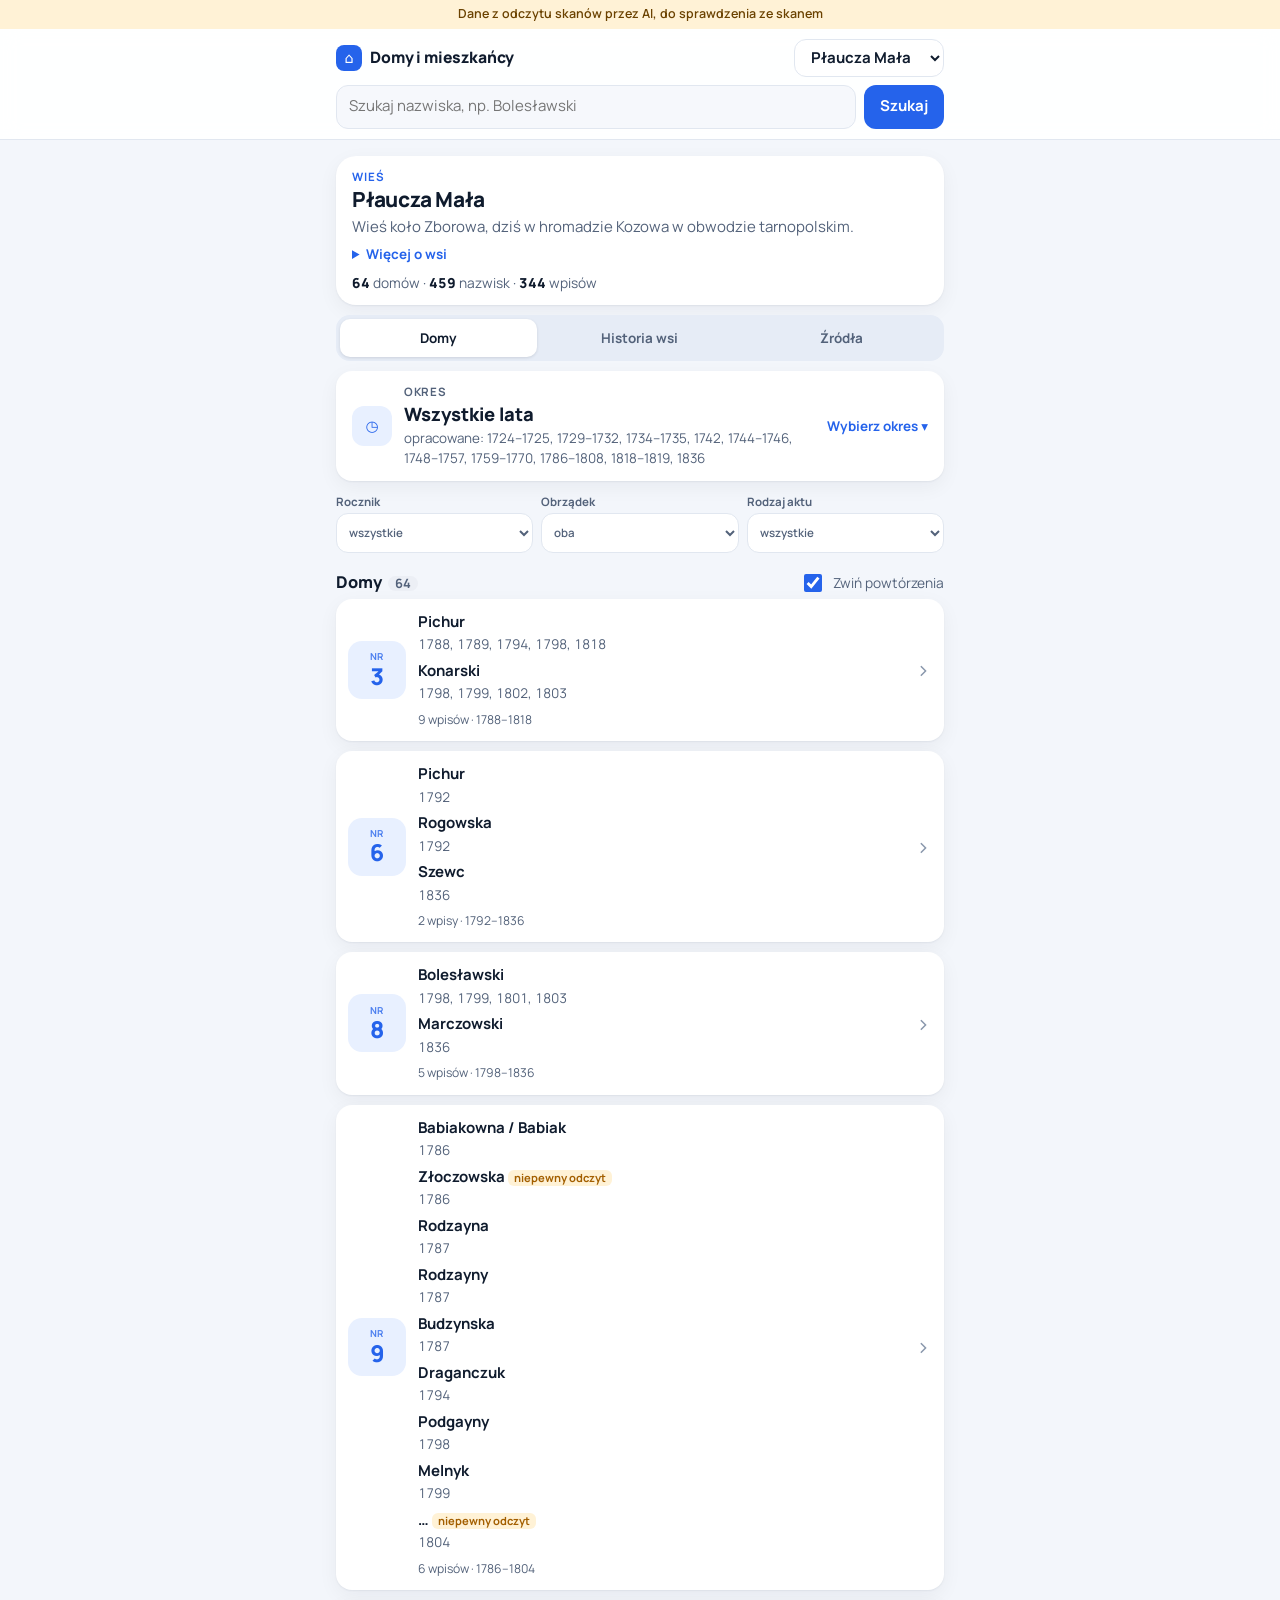
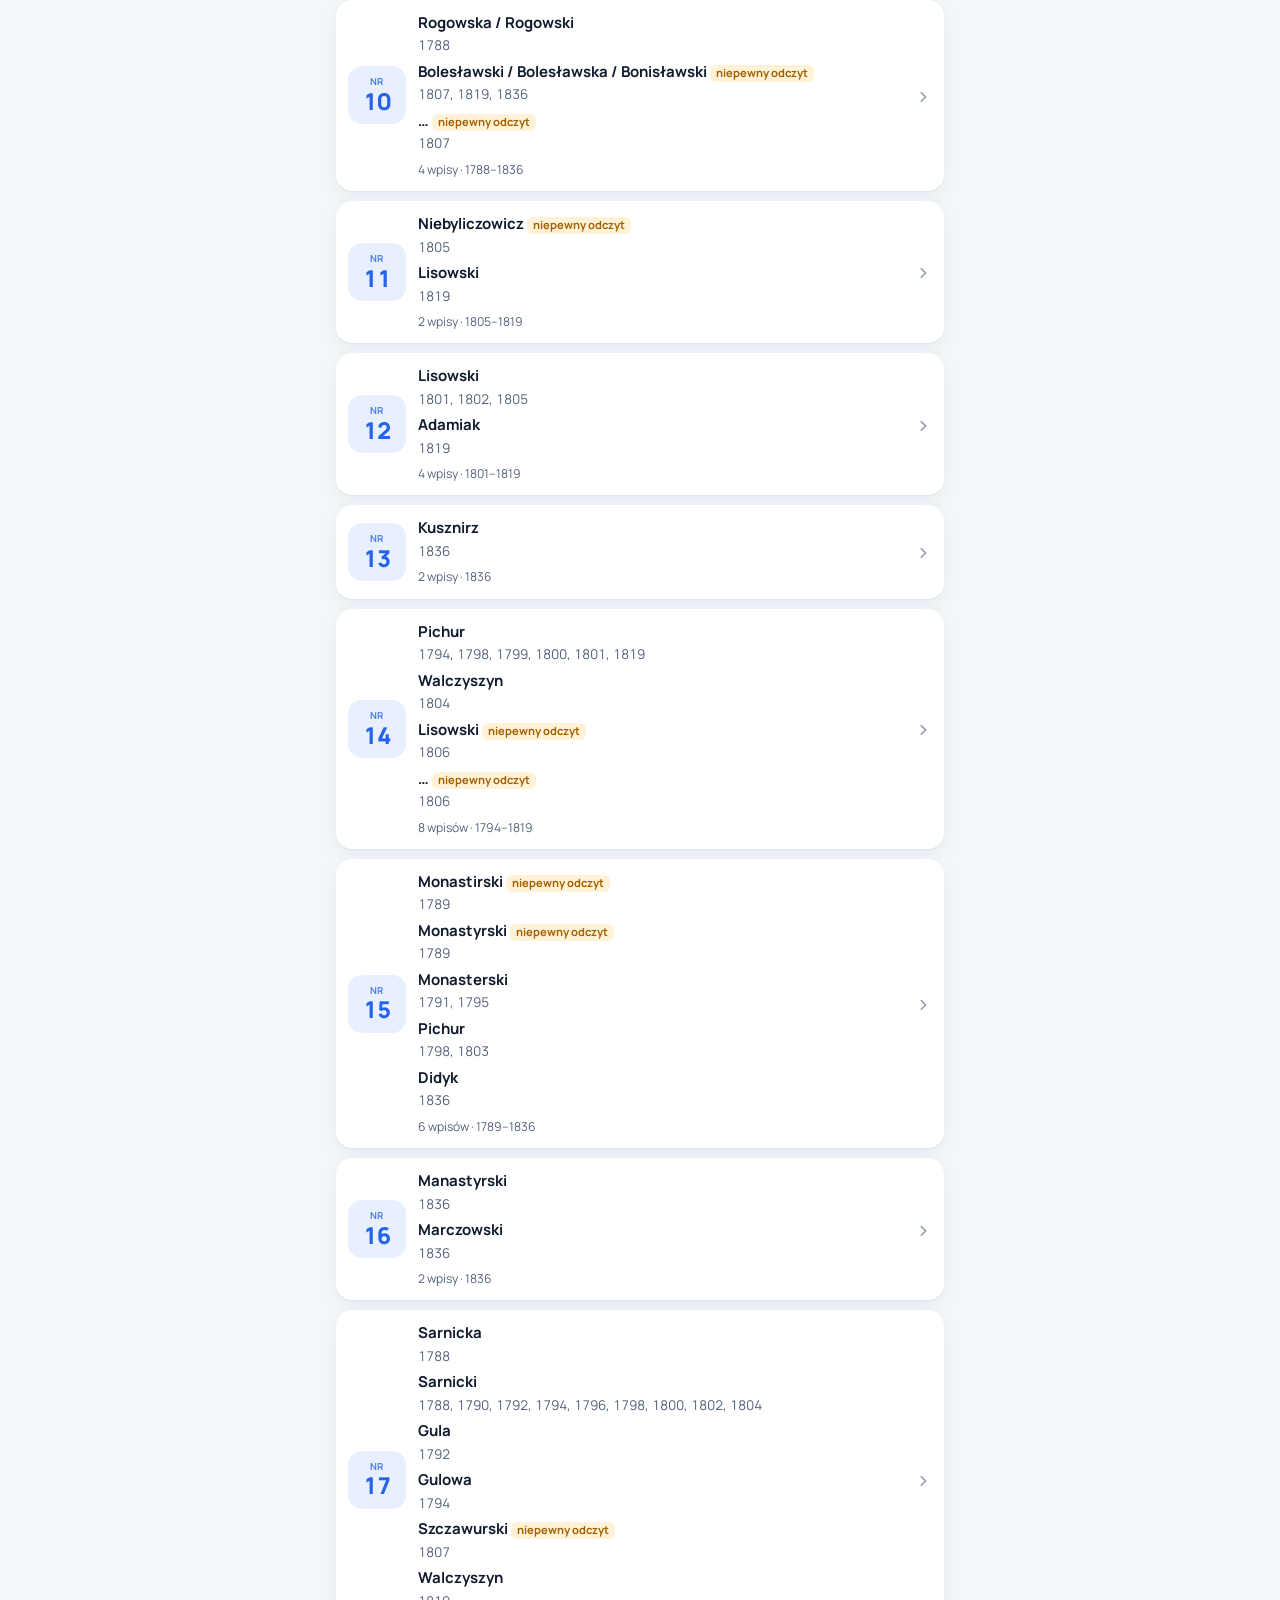
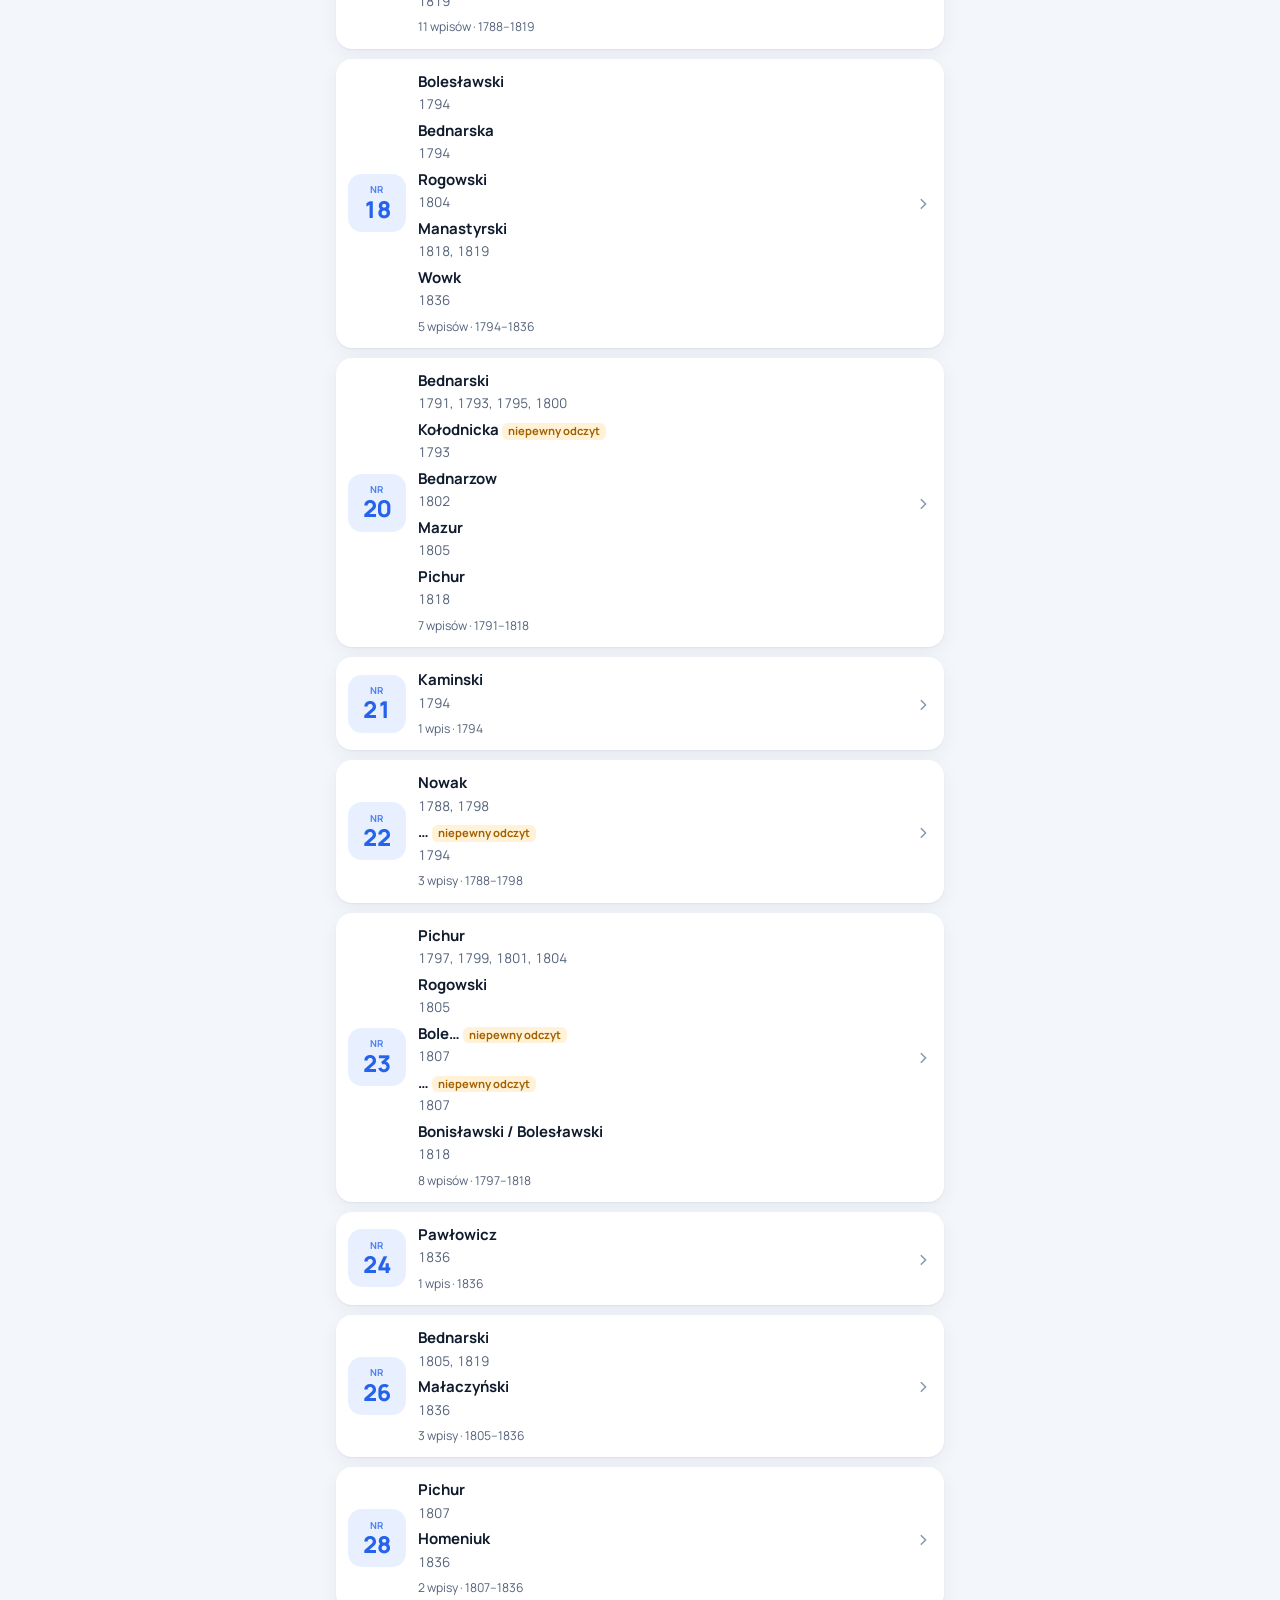
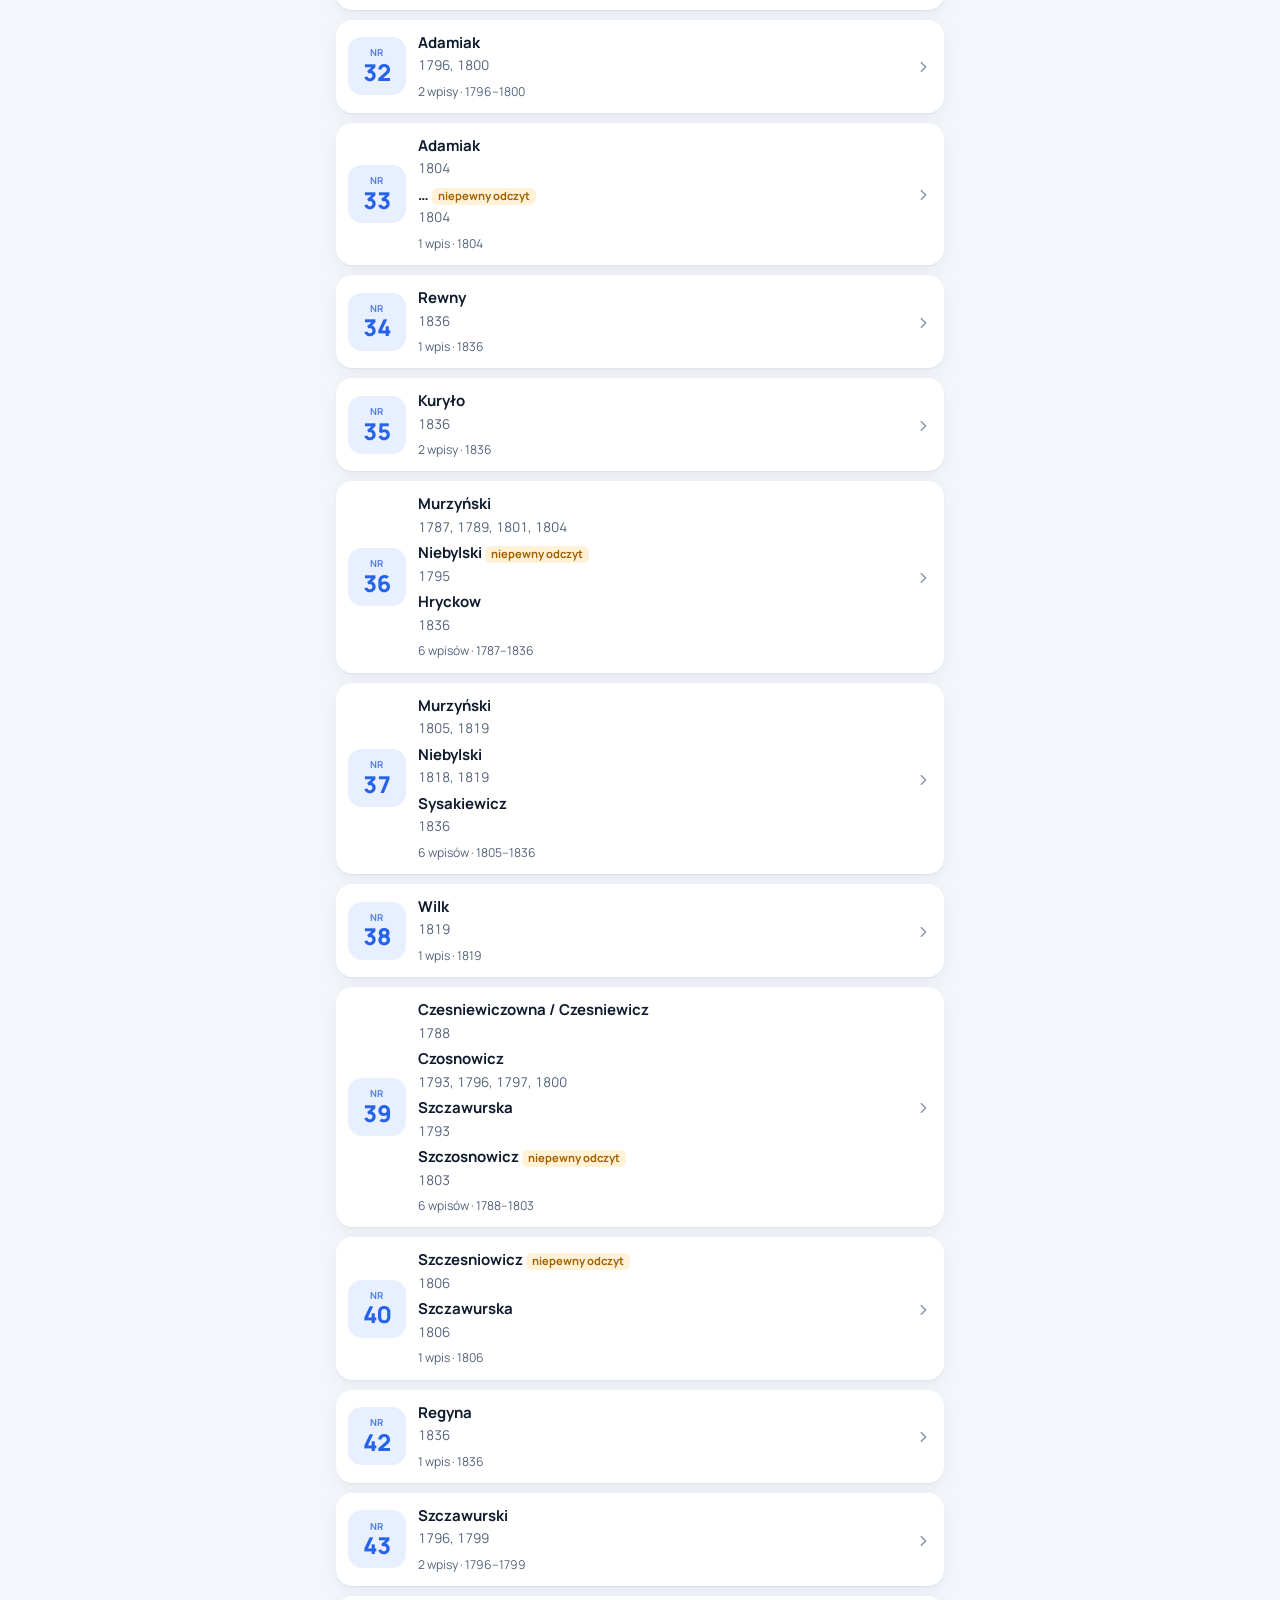
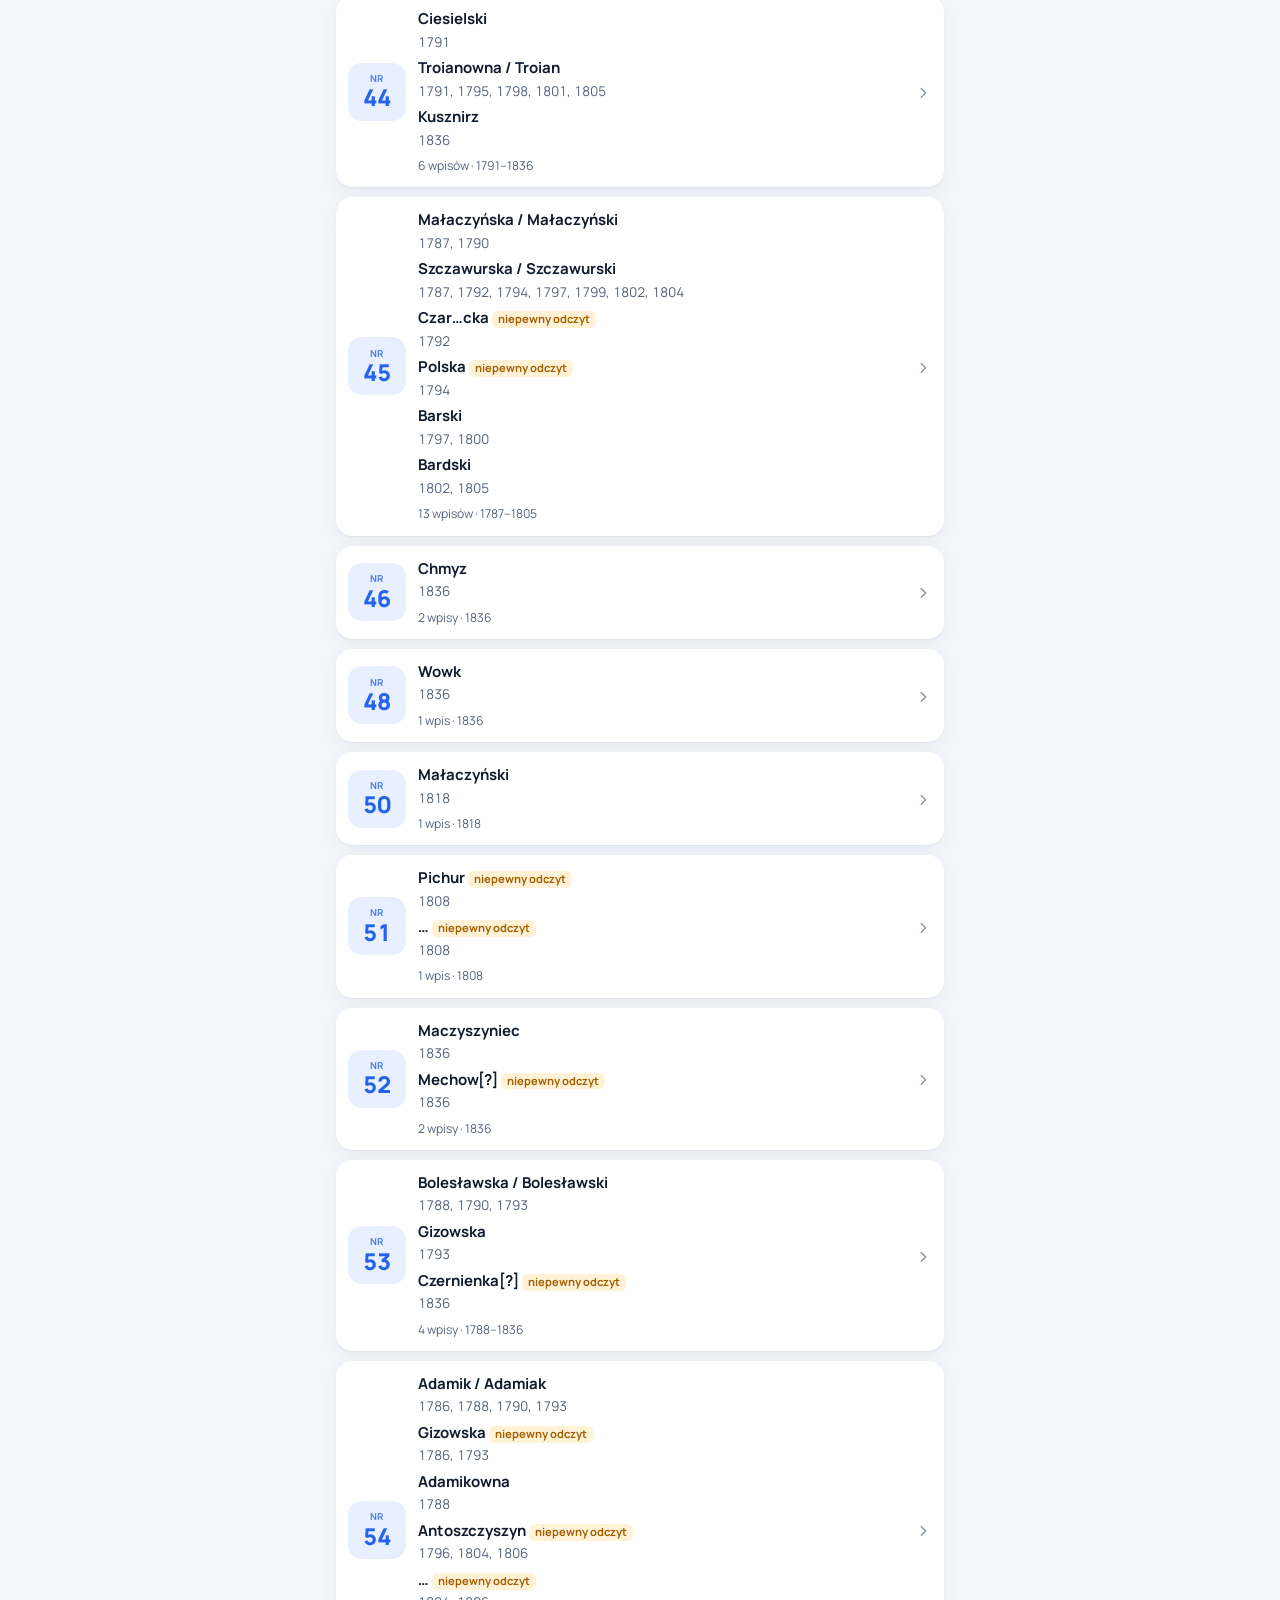
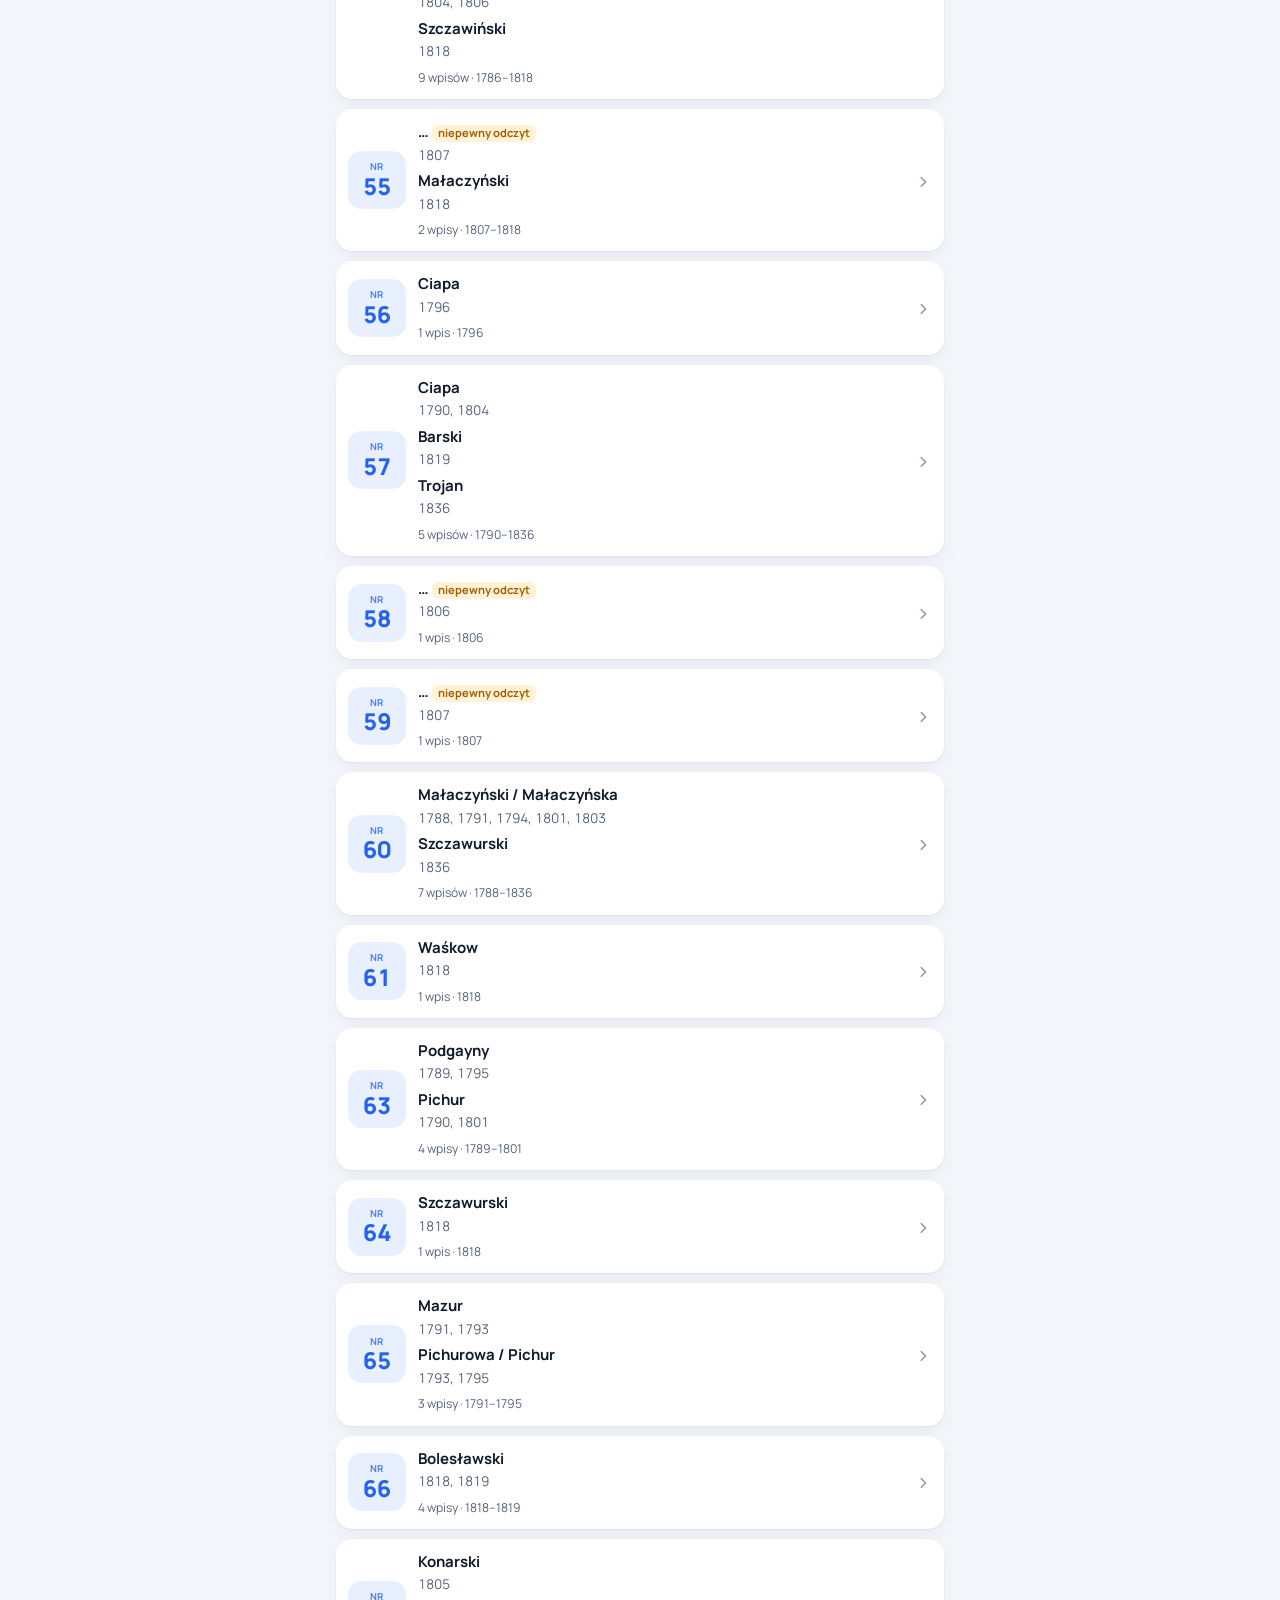
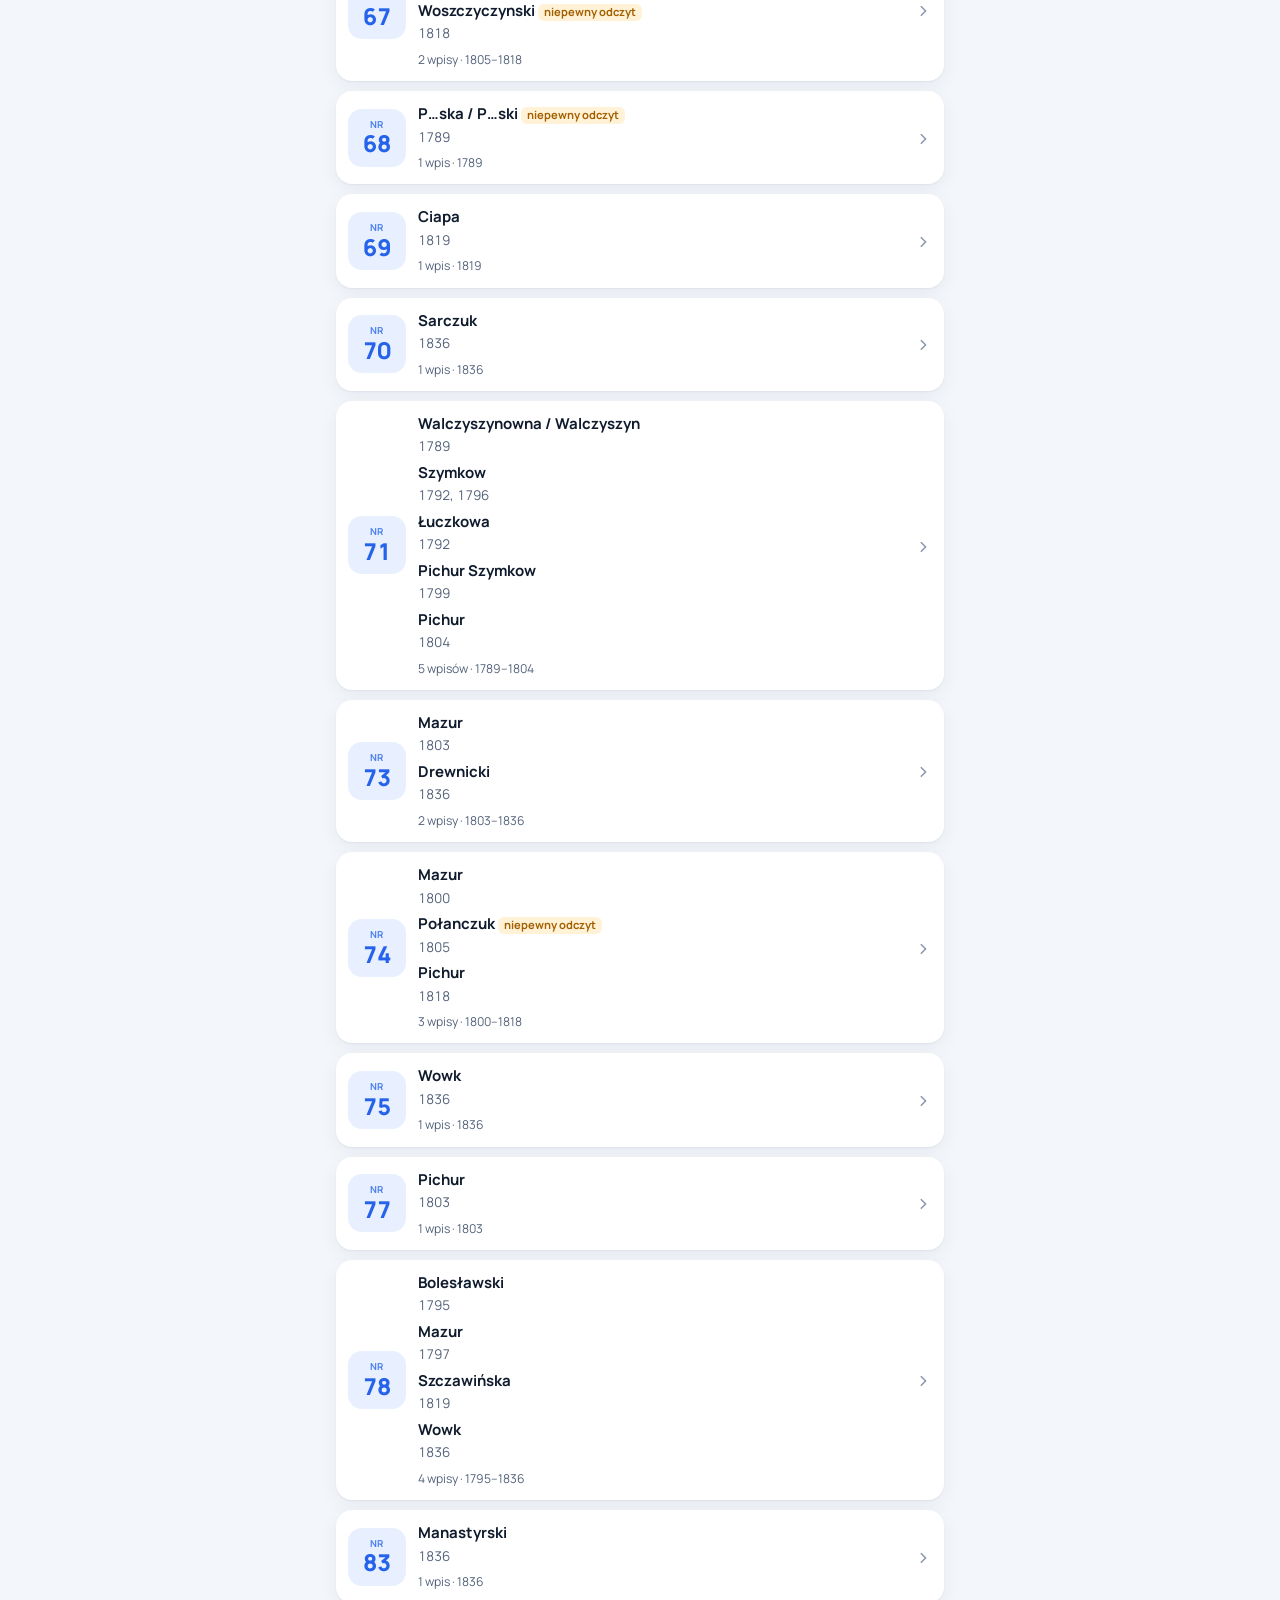
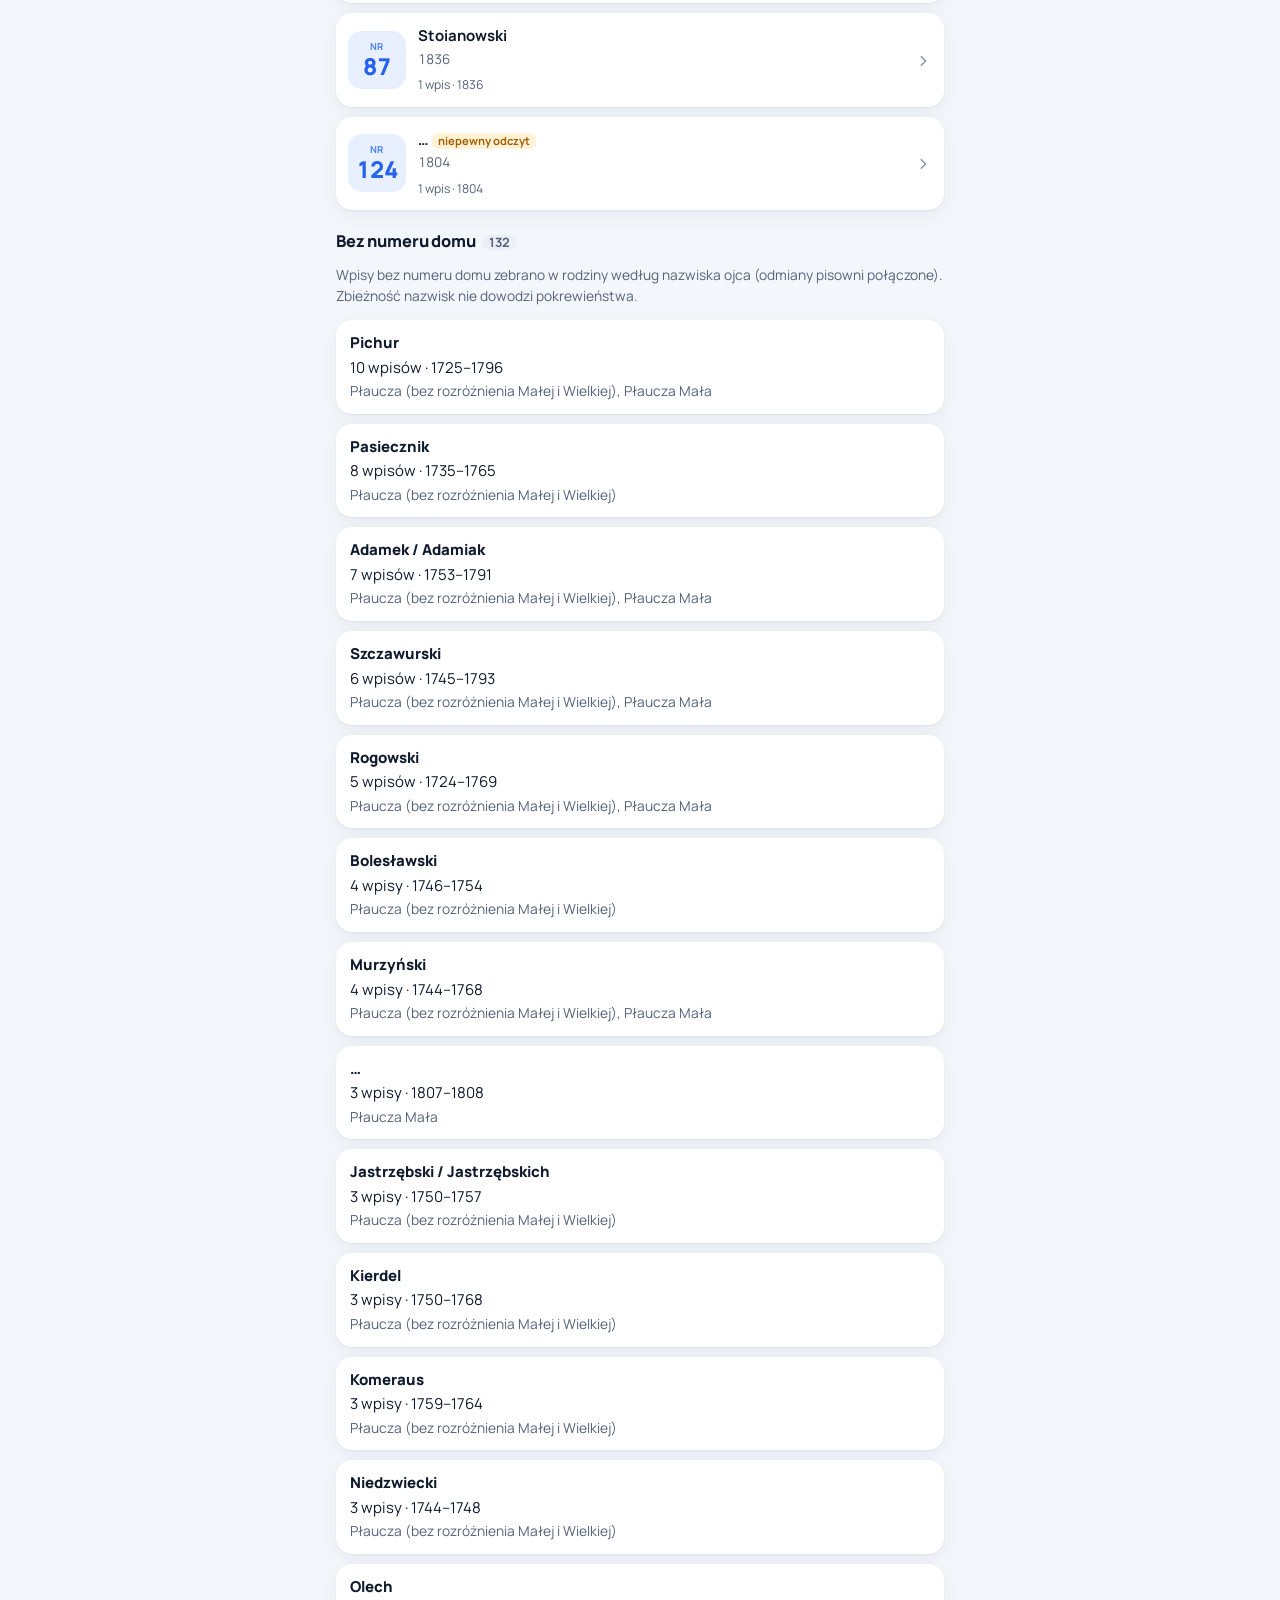
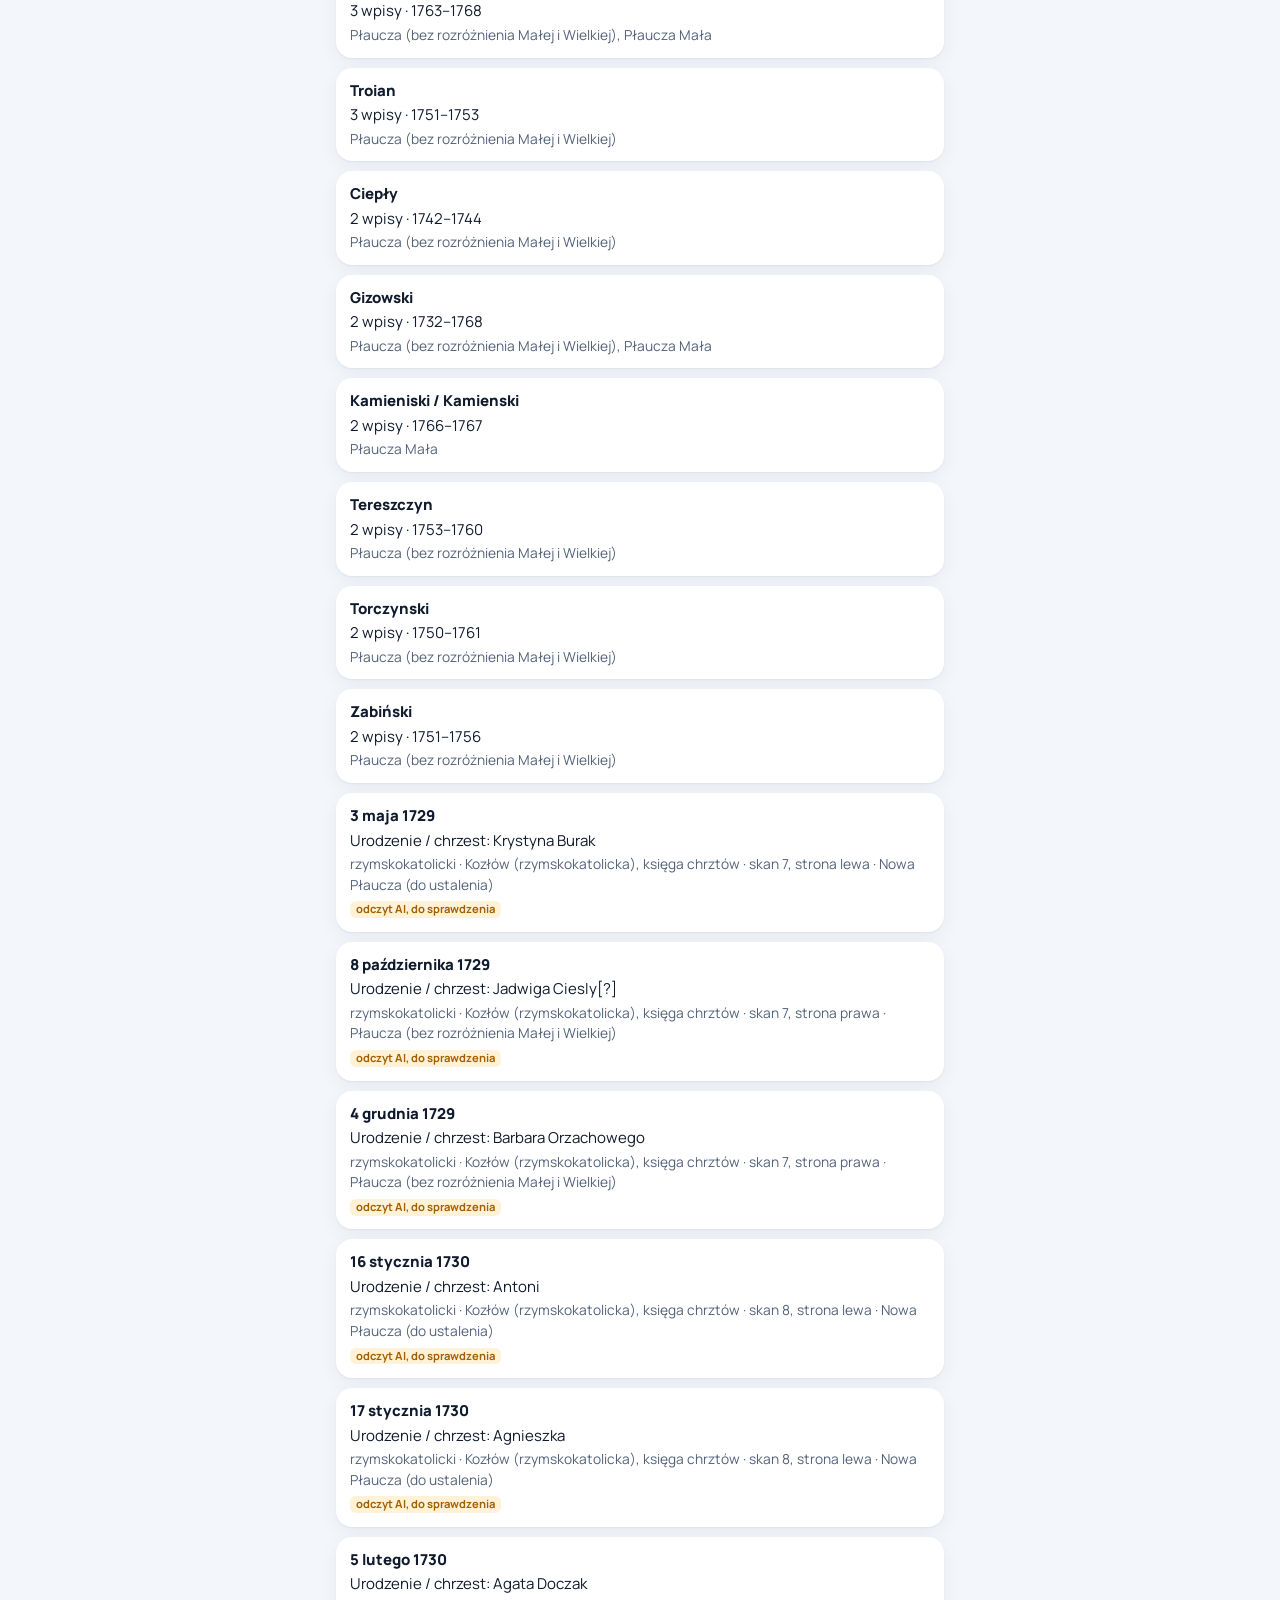
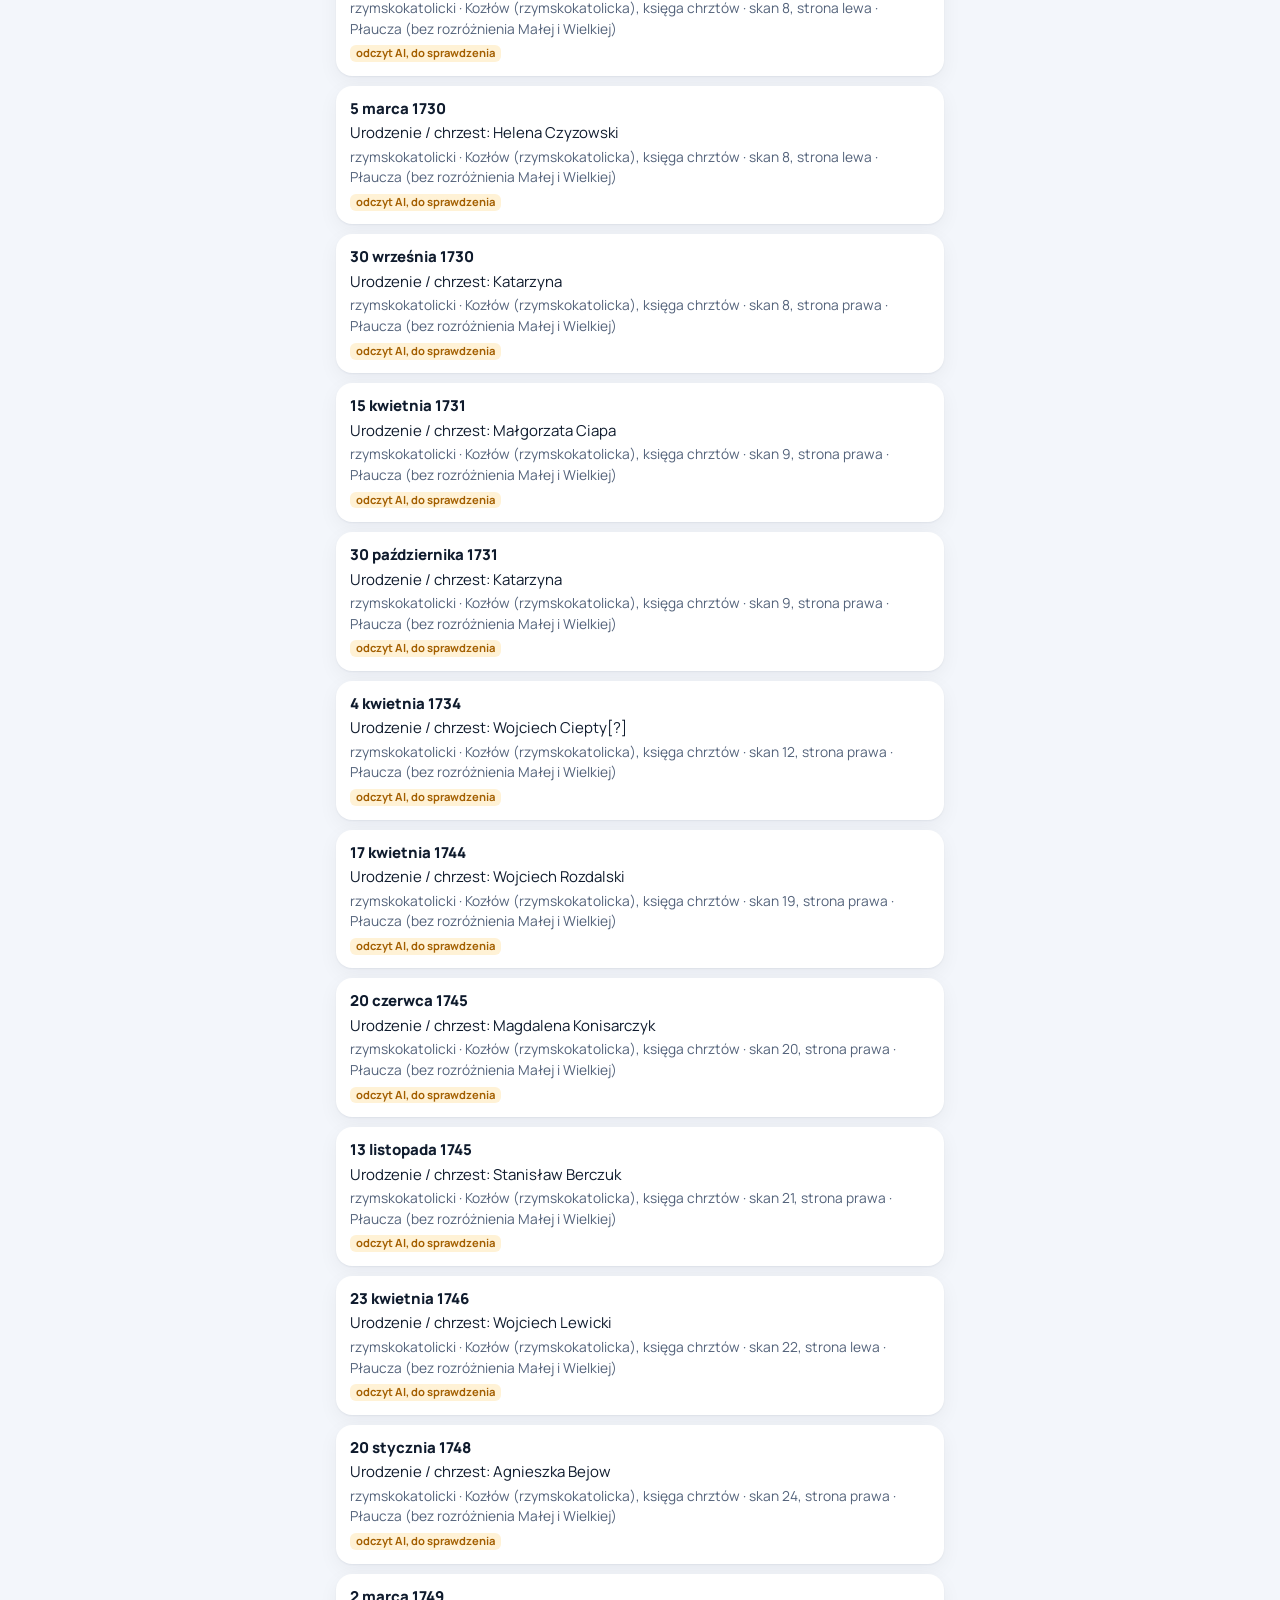
<file: index.html>
<!doctype html>
<html lang="pl">
<head>
<meta charset="utf-8">
<meta name="viewport" content="width=device-width, initial-scale=1">
<title>Domy i mieszkańcy · Płaucza Mała, Glinna, Płaucza Wielka</title>
<meta name="description" content="Historia mieszkańców Płauczy Małej, Glinnej i Płauczy Wielkiej (1700–1945) według numerów domów, na podstawie akt metrykalnych obu obrządków.">
<meta name="theme-color" content="#ffffff">
<link rel="icon" href="data:image/svg+xml,%3Csvg xmlns='http://www.w3.org/2000/svg' viewBox='0 0 32 32'%3E%3Crect width='32' height='32' rx='8' fill='%232563eb'/%3E%3Cpath d='M8 16l8-7 8 7v8H8z' fill='white'/%3E%3C/svg%3E">
<link rel="preconnect" href="https://fonts.googleapis.com">
<link rel="preconnect" href="https://fonts.gstatic.com" crossorigin>
<link href="https://fonts.googleapis.com/css2?family=Manrope:wght@400;500;600;700;800&display=swap" rel="stylesheet">
<link rel="stylesheet" href="style.css">
</head>
<body>
<div class="ai-bar">Dane z odczytu skanów przez AI, do sprawdzenia ze skanem</div>
<header class="top">
  <div class="wrap">
    <div class="brand">
      <div class="logo"><i aria-hidden="true">⌂</i><h1>Domy i mieszkańcy</h1></div>
      <select id="village" aria-label="Wybór wsi"></select>
    </div>
    <form class="search" id="searchForm" role="search">
      <input type="search" id="q" placeholder="Szukaj nazwiska, np. Bolesławski" aria-label="Szukaj nazwiska" autocomplete="off">
      <button class="btn" type="submit">Szukaj</button>
    </form>
  </div>
</header>
<main class="wrap" id="app" tabindex="-1"><p class="loading">Wczytywanie danych…</p></main>
<footer>
  <p>Płaucza Mała • Glinna • Płaucza Wielka · 1700–1945</p>
  <p id="stamp"></p>
  <p><a href="https://github.com/Machmi-pro/plaucza-i-okolice/tree/main/data" target="_blank" rel="noopener">Dane źródłowe (CSV)</a></p>
</footer>
<script src="app.js" defer></script>
</body>
</html>
</file>
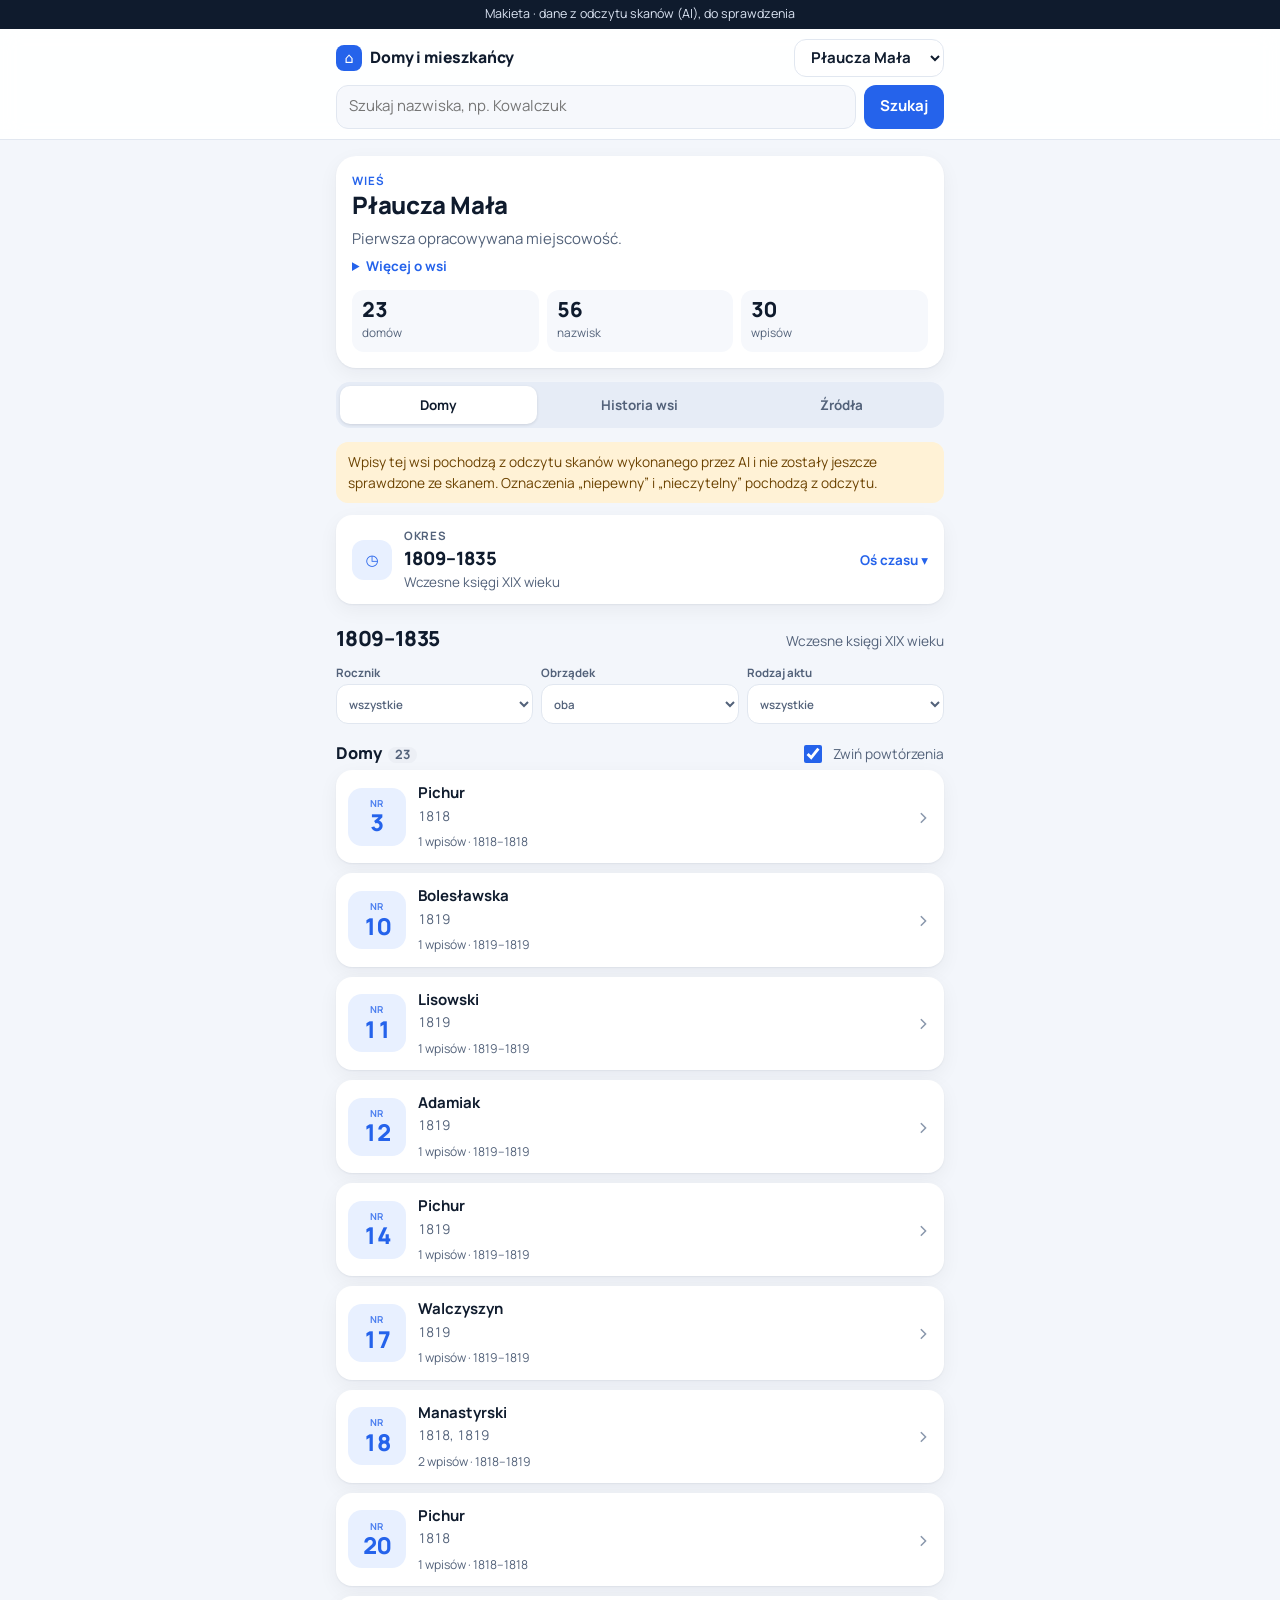
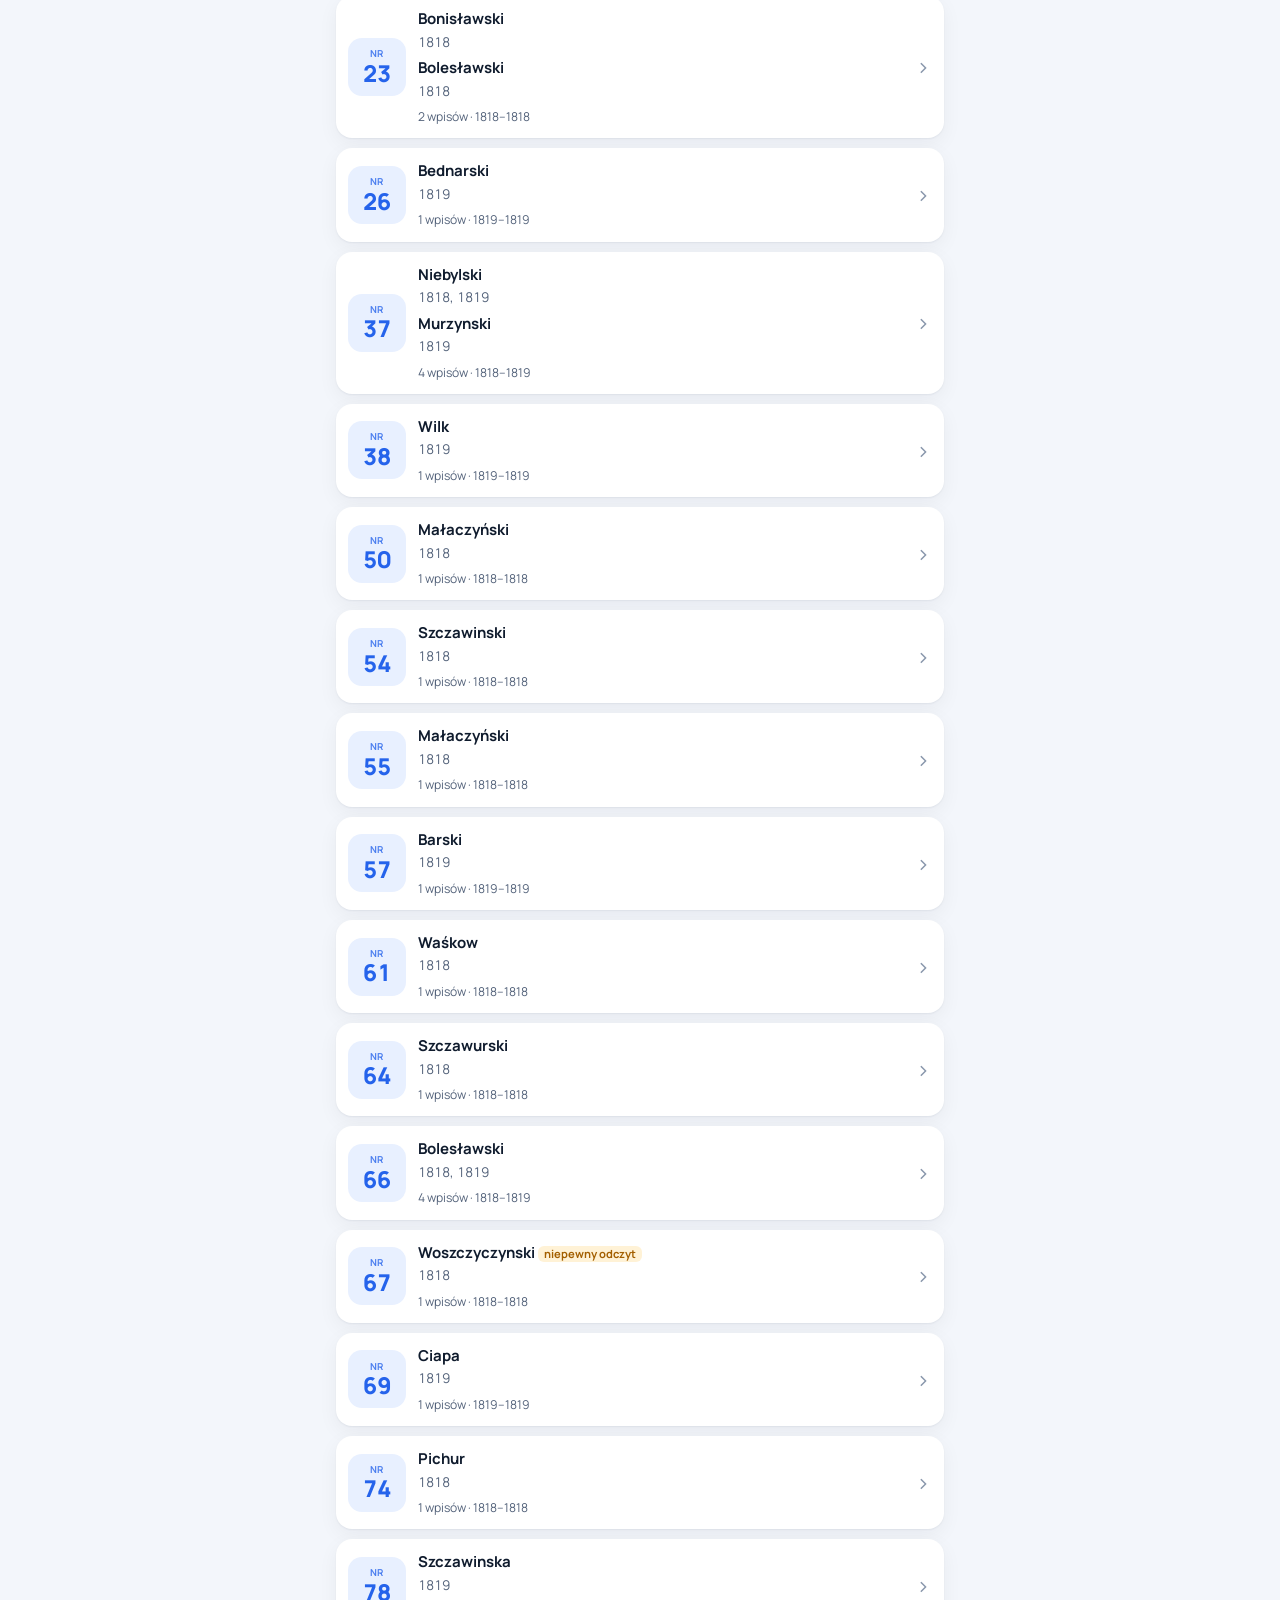
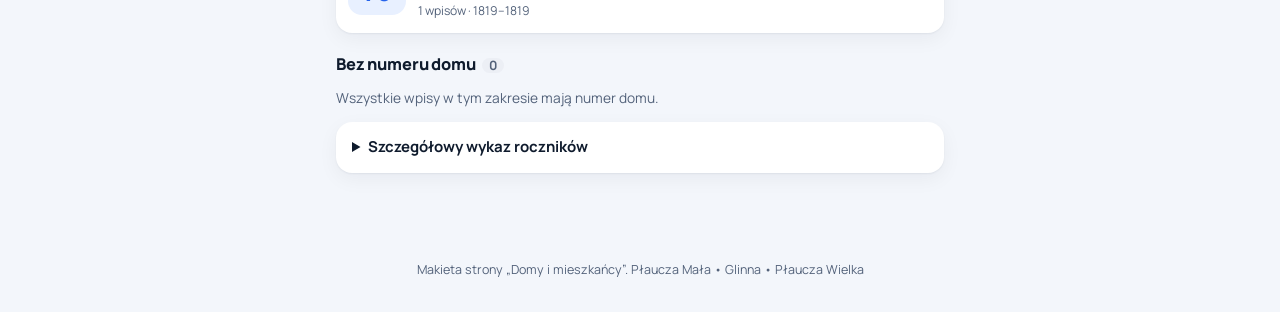
<file: mockup/index.html>
<!doctype html>
<html lang="pl">
<head>
<meta charset="utf-8">
<meta name="viewport" content="width=device-width, initial-scale=1">
<title>Domy i mieszkańcy</title>
<link rel="preconnect" href="https://fonts.googleapis.com">
<link href="https://fonts.googleapis.com/css2?family=Manrope:wght@400;500;600;700;800&display=swap" rel="stylesheet">
<style>
:root {
  --bg: #f3f6fb;
  --surface: #ffffff;
  --surface-2: #f6f8fc;
  --ink: #0f1b2d;
  --ink-2: #53627a;
  --line: #e1e7f0;
  --accent: #2563eb;
  --accent-ink: #ffffff;
  --accent-soft: #e8f0ff;
  --event: #e0405a;
  --event-bg: #fff0f2;
  --ok: #0e8a5f;     --ok-bg: #dff6ec;
  --scan: #2563eb;   --scan-bg: #e4edff;
  --part: #a35f00;   --part-bg: #fff2d6;
  --cat: #5b6b82;    --cat-bg: #eceff5;
  --none: #8896ab;
  --warn: #a35f00;   --warn-bg: #fff2d6;
  --radius: 16px;
  --shadow: 0 1px 2px rgba(15,27,45,.06), 0 6px 20px rgba(15,27,45,.05);
  --font: "Manrope", system-ui, sans-serif;
  color-scheme: light;
}
* { box-sizing: border-box; }
html { -webkit-text-size-adjust: 100%; }
body { margin: 0; background: var(--bg); color: var(--ink); font: 15px/1.5 var(--font); overflow-wrap: anywhere; }
a { color: var(--accent); font-weight: 600; }
button, select, input { font: inherit; color: inherit; }
h1, h2, h3 { margin: 0; line-height: 1.2; letter-spacing: -.01em; }
h1 { font-size: .98rem; font-weight: 800; }
h2 { font-size: 1.5rem; font-weight: 800; }
h3 { font-size: 1rem; font-weight: 700; }
.wrap { max-width: 640px; margin: 0 auto; padding-left: max(16px, env(safe-area-inset-left, 0px)); padding-right: max(16px, env(safe-area-inset-right, 0px)); }
.mock-note { background: var(--ink); color: #dbe4f3; font-size: .78rem; text-align: center; padding: 5px 16px; }

header.top { position: sticky; top: env(safe-area-inset-top, 0px); z-index: 5; background: rgba(255,255,255,.92); backdrop-filter: blur(10px); border-bottom: 1px solid var(--line); }
header.top .wrap { padding-block: 10px; display: grid; gap: 8px; }
.brand { display: flex; align-items: center; justify-content: space-between; gap: 10px; }
.brand .logo { display: flex; align-items: center; gap: 8px; }
.brand .logo i { width: 26px; height: 26px; border-radius: 8px; background: var(--accent); display: grid; place-items: center; color: #fff; font-style: normal; font-size: .9rem; }
select, input[type="search"] { width: 100%; min-height: 44px; border: 1px solid var(--line); border-radius: 12px; background: var(--surface); padding: 6px 12px; }
.brand select { width: auto; max-width: 150px; min-height: 38px; font-weight: 700; padding-right: 6px; }
h1 { white-space: nowrap; }
form.search { display: flex; gap: 8px; min-width: 0; }
form.search input { min-width: 0; background: var(--surface-2); }
input:focus-visible, select:focus-visible, button:focus-visible, a:focus-visible, summary:focus-visible { outline: 2px solid var(--accent); outline-offset: 2px; }
.btn { white-space: nowrap; min-height: 44px; border: 0; background: var(--accent); color: var(--accent-ink); border-radius: 12px; padding: 6px 16px; cursor: pointer; font-weight: 700; }
.btn.ghost { background: var(--accent-soft); color: var(--accent); }
.btn.small { min-height: 36px; padding: 4px 12px; font-size: .88rem; }

main { padding-top: 16px; padding-bottom: 56px; }
.muted { color: var(--ink-2); }
.small { font-size: .86rem; }
.lead { color: var(--ink-2); margin: 8px 0 0; }
.card { background: var(--surface); border-radius: var(--radius); box-shadow: var(--shadow); padding: 14px 16px; margin: 12px 0; }
.back { display: inline-flex; align-items: center; gap: 4px; margin-bottom: 10px; text-decoration: none; }

/* Wieś */
.hero { background: var(--surface); border-radius: 20px; box-shadow: var(--shadow); padding: 16px; }
.eyebrow { margin: 0 0 2px; font-size: .72rem; font-weight: 700; letter-spacing: .08em; text-transform: uppercase; color: var(--accent); }
.more summary { cursor: pointer; color: var(--accent); font-weight: 700; font-size: .84rem; margin-top: 6px; }
.more p { margin: 6px 0 0; }
.stats { display: grid; grid-template-columns: repeat(3, minmax(0, 1fr)); gap: 8px; margin-top: 14px; }
.stats div { background: var(--surface-2); border-radius: 12px; padding: 8px 10px; }
.stats b { display: block; font-size: 1.3rem; font-weight: 800; line-height: 1.1; font-variant-numeric: tabular-nums; }
.stats span { font-size: .74rem; color: var(--ink-2); }

.tabs { display: grid; grid-template-columns: repeat(3, 1fr); gap: 4px; background: #e6ecf6; border-radius: 14px; padding: 4px; margin: 14px 0; }
.tabs button { border: 0; background: none; border-radius: 10px; padding: 9px 4px; cursor: pointer; color: var(--ink-2); font-weight: 700; font-size: .84rem; }
.tabs button[aria-selected="true"] { background: var(--surface); color: var(--ink); box-shadow: 0 1px 3px rgba(15,27,45,.12); }

/* Oś czasu */
details.tl { background: var(--surface); border-radius: var(--radius); box-shadow: var(--shadow); }
details.tl > summary { list-style: none; cursor: pointer; padding: 12px 16px; display: grid; grid-template-columns: auto minmax(0, 1fr) auto; gap: 12px; align-items: center; }
details.tl > summary::-webkit-details-marker { display: none; }
.tl-ico { width: 40px; height: 40px; border-radius: 12px; background: var(--accent-soft); color: var(--accent); display: grid; place-items: center; font-weight: 800; }
.tl-main small { display: block; font-size: .72rem; font-weight: 700; letter-spacing: .06em; text-transform: uppercase; color: var(--ink-2); }
.tl-main strong { font-size: 1.15rem; font-weight: 800; }
.tl-main span { display: block; color: var(--ink-2); font-size: .84rem; }
.tl-change { color: var(--accent); font-weight: 700; font-size: .84rem; white-space: nowrap; }
details.tl[open] .tl-change::after { content: " ▴"; } details.tl:not([open]) .tl-change::after { content: " ▾"; }
.tl-body { padding: 0 12px 12px; border-top: 1px solid var(--line); }
.timeline details { border-radius: 12px; margin: 8px 0; background: var(--surface-2); }
.timeline summary { list-style: none; cursor: pointer; padding: 10px 12px; display: flex; justify-content: space-between; align-items: center; gap: 8px; }
.timeline summary::-webkit-details-marker { display: none; }
.timeline summary .yrs { font-weight: 800; font-size: 1.02rem; }
.timeline summary::after { content: "▾"; color: var(--ink-2); }
.timeline details[open] summary::after { content: "▴"; }
.timeline ol { list-style: none; margin: 0 0 6px 18px; padding: 0 8px 4px 18px; border-left: 2px solid var(--line); }
.timeline li { position: relative; margin: 6px 0; }
.timeline li::before { content: ""; position: absolute; left: -26px; top: 18px; width: 10px; height: 10px; border-radius: 50%; background: var(--surface); border: 2px solid var(--none); }
.timeline li.has::before { background: var(--ok); border-color: var(--ok); }
.timeline li.event::before { border-radius: 2px; transform: rotate(45deg); background: var(--event); border-color: var(--event); }
.period { width: 100%; text-align: left; background: var(--surface); border: 1px solid var(--line); border-radius: 12px; padding: 9px 12px; cursor: pointer; display: grid; gap: 2px; }
.period[aria-pressed="true"] { border-color: var(--accent); box-shadow: inset 0 0 0 1px var(--accent); background: var(--accent-soft); }
.period .row { display: flex; justify-content: space-between; gap: 8px; align-items: baseline; }
.period .desc { color: var(--ink-2); font-size: .82rem; }
.evt { width: 100%; text-align: left; background: var(--event-bg); border: 1px dashed var(--event); border-radius: 12px; padding: 9px 12px; cursor: pointer; }
.evt .lbl { display: inline-block; font-size: .7rem; font-weight: 800; letter-spacing: .06em; text-transform: uppercase; color: var(--event); }
.legend { display: flex; flex-wrap: wrap; gap: 4px 14px; font-size: .78rem; color: var(--ink-2); margin: 10px 4px 0; }
.legend span::before { content: ""; display: inline-block; width: 9px; height: 9px; border-radius: 50%; margin-right: 5px; border: 2px solid var(--none); vertical-align: -1px; }
.legend .l-has::before { background: var(--ok); border-color: var(--ok); }
.legend .l-evt::before { border-radius: 2px; transform: rotate(45deg); background: var(--event); border-color: var(--event); }

/* Znaczniki stanu */
.chip { display: inline-block; font-size: .72rem; font-weight: 700; border-radius: 99px; padding: 2px 9px; white-space: nowrap; border: 1px solid transparent; }
.s-opracowany { color: var(--ok); background: var(--ok-bg); }
.s-w_opracowaniu { color: var(--ok); background: #fff; border-color: var(--ok); }
.s-skany_calosc { color: var(--scan); background: var(--scan-bg); }
.s-skany_czesc { color: var(--part); background: var(--part-bg); }
.s-katalog { color: var(--cat); background: var(--cat-bg); }
.s-brak_ustalen { color: var(--none); border-color: var(--line); background: #fff; }
.flag { display: inline-block; font-size: .7rem; font-weight: 700; color: var(--warn); background: var(--warn-bg); border-radius: 6px; padding: 0 6px; }

/* Panel okresu */
.panel-head { display: flex; justify-content: space-between; align-items: baseline; gap: 8px; flex-wrap: wrap; margin-top: 22px; scroll-margin-top: 130px; }
.panel-head h2 { font-size: 1.3rem; }
.filters { display: grid; grid-template-columns: repeat(3, minmax(0, 1fr)); gap: 8px; margin: 12px 0; }
.filters label { font-size: .72rem; font-weight: 700; color: var(--ink-2); display: grid; gap: 3px; }
.filters select { min-height: 40px; padding: 4px 8px; font-weight: 600; }
.wykaz summary { cursor: pointer; font-weight: 700; }
.wykaz table { width: 100%; border-collapse: collapse; margin-top: 8px; font-size: .86rem; }
.wykaz th, .wykaz td { text-align: left; padding: 5px 4px; border-top: 1px solid var(--line); }
.wykaz th { color: var(--ink-2); font-weight: 700; }

/* Domy */
.list-head { display: flex; justify-content: space-between; align-items: center; gap: 8px; margin: 18px 0 4px; }
.houses { list-style: none; padding: 0; margin: 0; display: grid; gap: 10px; }
.house { display: grid; grid-template-columns: 58px minmax(0, 1fr) auto; gap: 12px; align-items: center; width: 100%; text-align: left; background: var(--surface); border: 0; border-radius: var(--radius); box-shadow: var(--shadow); padding: 12px 14px 12px 12px; cursor: pointer; }
.house:active { background: var(--surface-2); }
.house .no { width: 58px; height: 58px; border-radius: 14px; background: var(--accent-soft); color: var(--accent); display: grid; place-content: center; text-align: center; font-size: 1.45rem; font-weight: 800; line-height: 1; font-variant-numeric: tabular-nums; }
.house .no small { display: block; font-size: .6rem; font-weight: 700; letter-spacing: .08em; text-transform: uppercase; margin-bottom: 3px; opacity: .8; }
.house .chev { color: var(--none); font-size: 1.4rem; }
.names { list-style: none; padding: 0; margin: 0; display: grid; gap: 4px; }
.names b { font-weight: 700; }
.names .yrs { color: var(--ink-2); font-size: .84rem; font-variant-numeric: tabular-nums; }
.hmeta { display: block; margin-top: 6px; font-size: .76rem; color: var(--ink-2); }
.toggle { display: flex; align-items: center; gap: 8px; font-size: .86rem; color: var(--ink-2); margin: 12px 0 0; }
.toggle input { width: 18px; height: 18px; accent-color: var(--accent); }
.section-title { margin: 22px 0 8px; font-size: 1.02rem; font-weight: 800; }
.count { display: inline-block; min-width: 22px; text-align: center; background: var(--cat-bg); color: var(--ink-2); border-radius: 99px; padding: 0 7px; font-size: .8rem; font-weight: 700; margin-left: 4px; }

/* Wpisy */
.seg { display: grid; grid-template-columns: 1fr 1fr; background: #e6ecf6; border-radius: 12px; padding: 4px; margin: 12px 0; gap: 4px; }
.seg button { border: 0; background: none; border-radius: 9px; padding: 8px; cursor: pointer; font-weight: 700; color: var(--ink-2); }
.seg button[aria-pressed="true"] { background: var(--surface); color: var(--ink); box-shadow: 0 1px 3px rgba(15,27,45,.12); }
.entry { background: var(--surface); border-radius: var(--radius); box-shadow: var(--shadow); margin: 10px 0; }
.entry summary { cursor: pointer; padding: 12px 14px; display: grid; gap: 2px; list-style: none; }
.entry summary::-webkit-details-marker { display: none; }
.entry .when { font-weight: 800; }
.entry .body { padding: 0 14px 14px; border-top: 1px solid var(--line); }
dl.meta { display: grid; grid-template-columns: max-content minmax(0, 1fr); gap: 5px 14px; margin: 12px 0; font-size: .88rem; }
dl.meta dt { color: var(--ink-2); }
dl.meta dd { margin: 0; font-weight: 600; }
.people { list-style: none; margin: 8px 0; padding: 0; display: grid; gap: 6px; }
.people li { background: var(--surface-2); border-radius: 12px; padding: 8px 12px; font-size: .9rem; }
.people .role { font-size: .7rem; color: var(--ink-2); text-transform: uppercase; letter-spacing: .06em; font-weight: 700; }
.src-read { font-size: .78rem; color: var(--ink-2); }
.note { background: var(--part-bg); color: #6b4200; padding: 10px 12px; border-radius: 12px; font-size: .86rem; margin: 12px 0; }
.note.event { background: var(--event-bg); color: #7a1f30; }

.result { display: block; width: 100%; text-align: left; background: var(--surface); border: 0; border-radius: var(--radius); box-shadow: var(--shadow); padding: 12px 14px; margin: 10px 0; cursor: pointer; }
.result .nm { font-weight: 800; font-size: 1.05rem; }
.result .where { color: var(--ink-2); font-size: .88rem; }
.empty { background: var(--surface); border: 1.5px dashed #c6d1e3; border-radius: var(--radius); padding: 16px; margin: 14px 0; }
.empty h3 { margin-bottom: 6px; }
.empty ul { margin: 10px 0; padding-left: 0; list-style: none; display: grid; gap: 6px; }
.event-head { border-left: 4px solid var(--event); padding-left: 12px; }
.event-head .lbl { color: var(--event); font-size: .72rem; font-weight: 800; text-transform: uppercase; letter-spacing: .08em; }
.two { display: grid; grid-template-columns: 1fr 1fr; gap: 10px; margin: 14px 0; }
.two .btn { width: 100%; white-space: normal; padding-block: 10px; }
footer { color: var(--ink-2); font-size: .78rem; text-align: center; padding: 20px 16px 32px; }
</style>
</head>
<body>
<div class="mock-note">Makieta · dane z odczytu skanów (AI), do sprawdzenia</div>
<header class="top">
  <div class="wrap">
    <div class="brand">
      <div class="logo"><i aria-hidden="true">⌂</i><h1>Domy i mieszkańcy</h1></div>
      <select id="village" aria-label="Wybór wsi"></select>
    </div>
    <form class="search" id="searchForm" role="search">
      <input type="search" id="q" placeholder="Szukaj nazwiska, np. Kowalczuk" aria-label="Szukaj nazwiska" autocomplete="off">
      <button class="btn" type="submit">Szukaj</button>
    </form>
  </div>
</header>
<main class="wrap" id="app" tabindex="-1"></main>
<footer>Makieta strony „Domy i mieszkańcy”. Płaucza Mała • Glinna • Płaucza Wielka</footer>

<script>
/* ===================== DANE PRZYKŁADOWE ===================== */
const VILLAGES = [
  { id: "pm", name: "Płaucza Mała", variants: ["Płaucza Mała", "Plaucza Mala", "Płaucza parva"],
    desc: "Pierwsza opracowywana miejscowość. Księgi parafii Kozłów zaczynają się w 1723 r., później wieś należała do parafii Budyłów, a od 1932 r. miała własną parafię rzymskokatolicką." },
  { id: "gl", name: "Glinna", variants: ["Glinna", "Hlynna"],
    desc: "Materiał nie jest jeszcze opracowany; widoczny jest tylko stan źródeł." },
  { id: "pw", name: "Płaucza Wielka", variants: ["Płaucza Wielka", "Plaucza Wielka", "Płaucza magna"],
    desc: "Źródła greckokatolickie noszą nazwę „Płaucza Wielka z filiami”. Opracowanie rozpoczęte od ksiąg z lat 1818–1819 i 1847." },
];

const PARTS = [
  { label: "1700–1808", periods: [
    { from: 1700, to: 1775, title: "Najstarsze wzmianki", desc: { pm: "Dla Płauczy Małej księgi parafii Kozłów zaczynają się w 1723 r." } },
    { from: 1776, to: 1808, title: "Akta wymieniające Płauczę Małą", desc: { pm: "Numery domów są pokazywane tam, gdzie występują w źródle." } } ] },
  { label: "1809–1871", periods: [
    { from: 1809, to: 1835, title: "Wczesne księgi XIX wieku", desc: { pm: "Brak potwierdzonego dostępu do skanów z lat 1809–1817." } },
    { from: 1836, to: 1851, title: "Skany obu obrządków", desc: { pm: "Okres, dla którego dostępne są skany obu obrządków." } },
    { from: 1852, to: 1871, title: "Domy w połowie XIX wieku", desc: { "*": "Lista źródeł wskazuje dostępność poszczególnych roczników." } } ] },
  { label: "1872–1909", periods: [
    { from: 1872, to: 1884, title: "Seria ksiąg Budyłowa, cz. 1", desc: { "*": "Pierwsza część dłuższej serii ksiąg parafii Budyłów." } },
    { from: 1885, to: 1895, title: "Seria ksiąg Budyłowa, cz. 2", desc: { pm: "Rok 1892 pozwala zestawić zapisy obu obrządków." } },
    { from: 1896, to: 1909, title: "Przed pożarem", desc: { pm: "Ostatni okres przed pożarem Płauczy Małej." } } ] },
  { label: "1910–1945", periods: [
    { from: 1910, to: 1918, title: "Od roku pożaru", desc: { pm: "Dokładne daty aktów i wydarzenia decydują, czy wpis z 1910 r. powstał przed pożarem czy po nim." } },
    { from: 1919, to: 1931, title: "Międzywojnie", desc: { pm: "Przed wyodrębnieniem parafii rzymskokatolickiej w Płauczy Małej." } },
    { from: 1932, to: 1938, title: "Własna parafia rz.-kat.", desc: { pm: "Okres własnej parafii rzymskokatolickiej w Płauczy Małej." } },
    { from: 1939, to: 1945, title: "Okres wojenny", desc: {} } ] },
];
const PERIODS = PARTS.flatMap(p => p.periods);
const pkey = p => p.from + "-" + p.to;

const SOURCES = {
  pw47:  { arch: "AGAD (Szukaj w Archiwach)", fond: "298", sig: "Płaucza Wielka z filiami, 1847–1848", parish: "Płaucza Wielka z filiami", rite: "gk", kinds: "U, M, Z", years: "1847–1848", villages: ["pm", "gl", "pw"], scans: "w całości", state: "w opracowaniu", link: "https://www.szukajwarchiwach.gov.pl/jednostka/-/jednostka/18135536" },
  bud2:  { arch: "AGAD (Szukaj w Archiwach)", fond: "301", sig: "301/1831", parish: "Budyłów", rite: "rz", kinds: "U, M, Z", years: "1896–1909", villages: ["pm", "gl"], scans: "w całości", state: "do opracowania", link: "https://www.szukajwarchiwach.gov.pl/jednostka/-/jednostka/17820318" },
  lwow:  { arch: "Archiwum Historyczne we Lwowie", fond: "", sig: "galeria 138376 (fond/opis/sprawa do ustalenia)", parish: "parafia greckokatolicka (do ustalenia)", rite: "gk", kinds: "U, M, Z", years: "do ustalenia", villages: ["pm"], scans: "do sprawdzenia", state: "do opracowania", link: "https://archium.tsdial.archives.gov.ua/file-viewer/138376" },
  cdial: { arch: "Centralne Państwowe Archiwum Historyczne Ukrainy we Lwowie (CDIAL)", fond: "618", sig: "op. 2, spr. 109 (do potwierdzenia)", parish: "Kozłów", rite: "rz", kinds: "U, M, Z", years: "1818–1819", villages: ["pm", "pw", "gl"], scans: "częściowo", state: "w opracowaniu", link: "https://archium.tsdial.archives.gov.ua/file-viewer/227422" },
  prasa: { arch: "Prasa", fond: "", sig: "Gazeta (tytuł i numer do ustalenia), 1910", parish: "", rite: "", kinds: "relacja prasowa", years: "1910", villages: ["pm"], scans: "do ustalenia", state: "kwerenda", link: "" },
};
const RITE = { rz: "rzymskokatolicki", gk: "greckokatolicki" };
const KIND = { U: "Urodzenie / chrzest", M: "Małżeństwo", Z: "Zgon" };
const ROLE = { dziecko: "dziecko", ojciec: "ojciec", matka: "matka", chrzestny: "chrzestny", chrzestna: "chrzestna", swiadek: "świadek", zmarly: "zmarły", zmarla: "zmarła", pan_mlody: "pan młody", panna_mloda: "panna młoda", dziadek_matki: "ojciec matki", maz_chrzestnej: "mąż chrzestnej", akuszerka: "akuszerka", kaplan: "kapłan", inna: "inna", rodzic_pana_mlodego: "rodzic pana młodego", rodzic_panny_mlodej: "rodzic panny młodej" };
const STATE = {
  opracowany: "Opracowany", w_opracowaniu: "W opracowaniu", skany_calosc: "Skany do opracowania",
  skany_czesc: "Skany częściowe", katalog: "Znany z katalogu", brak_ustalen: "Źródła nie ustalono",
};

/* Stan roczników: [wieś, obrządek, od, do, stan] — późniejsze wiersze nadpisują wcześniejsze */
const YEAR_RULES = [
  ["pm","rz",1700,1945,"brak_ustalen"], ["pm","gk",1700,1945,"brak_ustalen"],
  ["pm","rz",1723,1775,"katalog"], ["pm","rz",1776,1808,"skany_calosc"], ["pm","gk",1776,1808,"katalog"],
  ["pm","rz",1809,1817,"katalog"], ["pm","gk",1809,1817,"katalog"], ["pm","rz",1818,1835,"skany_czesc"], ["pm","gk",1818,1835,"katalog"],
  ["pm","rz",1836,1845,"skany_calosc"], ["pm","rz",1846,1851,"skany_calosc"], ["pm","gk",1836,1840,"skany_calosc"], ["pm","gk",1841,1851,"skany_calosc"],
  ["pm","rz",1852,1871,"skany_czesc"], ["pm","gk",1852,1871,"katalog"],
  ["pm","rz",1872,1895,"skany_calosc"], ["pm","gk",1872,1891,"katalog"], ["pm","gk",1885,1891,"skany_czesc"], ["pm","rz",1892,1892,"skany_calosc"], ["pm","gk",1892,1892,"skany_calosc"], ["pm","gk",1893,1910,"skany_czesc"],
  ["pm","rz",1896,1904,"skany_calosc"], ["pm","rz",1905,1909,"skany_calosc"],
  ["pm","rz",1910,1910,"skany_calosc"], ["pm","rz",1911,1918,"skany_czesc"], ["pm","gk",1911,1918,"katalog"],
  ["pm","rz",1919,1938,"katalog"], ["pm","gk",1919,1938,"katalog"],
  ["gl","rz",1700,1945,"brak_ustalen"], ["gl","gk",1700,1945,"brak_ustalen"], ["gl","gk",1836,1851,"skany_calosc"], ["gl","rz",1872,1909,"skany_calosc"], ["gl","rz",1910,1938,"katalog"],
  ["pw","rz",1700,1945,"brak_ustalen"], ["pw","gk",1700,1945,"brak_ustalen"], ["pw","gk",1836,1851,"skany_calosc"], ["pw","gk",1847,1847,"w_opracowaniu"], ["pw","gk",1848,1848,"skany_calosc"], ["pw","gk",1852,1918,"katalog"],
  ["pm","rz",1818,1819,"w_opracowaniu"], ["pw","rz",1818,1819,"w_opracowaniu"],
];
function yearState(v, rite, y) {
  let s = "brak_ustalen";
  for (const [rv, rr, a, b, st] of YEAR_RULES) if (rv === v && rr === rite && y >= a && y <= b) s = st;
  return s;
}

/* Grupy wariantów nazwisk (łączą wyszukiwanie, nie osoby) */
const VARIANTS = {};  /* grupy wariantów powstaną przy opracowaniu (data/warianty-nazwisk.csv) */

/* Osoba: [imię, nazwisko, rola, dom (liczba|null), dom źródłowy, mieszkaniec?, pewność nazwiska, pewność domu, nazwisko panieńskie] */
const P = (imie, nazw, rola, dom = null, domSrc = "", miesz = false, pn = "pewny", pd = "pewny", pan = "") => ({ imie, nazw, rola, dom, domSrc: domSrc || (dom != null ? String(dom) : ""), miesz, pn, pd, pan });
const ACTS = [];

/*REAL-DATA-START*/
ACTS.push({"id": "app-879-151-1847-U-s062a", "v": "pw", "date": "1847-01-02", "rite": "gk", "kind": "U", "src": "pw47", "nr": "", "page": "s. 62", "scan": "https://photos.szukajwarchiwach.gov.pl/05ef61fd1ba9f47deb39abc389adecdba1cf35ea38b65151596e0fe9e85fe8c0_max", "note": "Chrzest 1847-01-02", "unverified": true, "people": [{"imie": "Julianna", "nazw": "Towstyga", "rola": "dziecko", "dom": 11, "domSrc": "11", "miesz": true, "pn": "pewny", "pd": "pewny", "pan": "", "note": "", "wies": "pw", "der": true}, {"imie": "Paweł", "nazw": "Towstyga", "rola": "ojciec", "dom": 11, "domSrc": "11", "miesz": true, "pn": "pewny", "pd": "pewny", "pan": "", "note": "W akcie zapisano imię Paulus.", "wies": "pw"}, {"imie": "Anastazja", "nazw": "", "rola": "matka", "dom": 11, "domSrc": "11", "miesz": true, "pn": "pewny", "pd": "pewny", "pan": "Bortnyk", "note": "Córka Andrzeja Bortnyk W akcie zapisano imię Anastasia.", "wies": "pw", "panDer": true}, {"imie": "Andrzej", "nazw": "Bortnyk", "rola": "dziadek_matki", "dom": null, "domSrc": "", "miesz": false, "pn": "pewny", "pd": "pewny", "pan": "", "note": "", "wies": ""}, {"imie": "Tomasz", "nazw": "Krawinski", "rola": "chrzestny", "dom": null, "domSrc": "", "miesz": false, "pn": "niepewny", "pd": "pewny", "pan": "", "note": "W akcie zapisano imię Tomas.", "wies": ""}, {"imie": "Anastazja", "nazw": "", "rola": "chrzestna", "dom": null, "domSrc": "", "miesz": false, "pn": "pewny", "pd": "pewny", "pan": "", "note": "Żona Aleksego Bortnyk W akcie zapisano imię Anastasia.", "wies": ""}, {"imie": "Aleksy", "nazw": "Bortnyk", "rola": "maz_chrzestnej", "dom": null, "domSrc": "", "miesz": false, "pn": "pewny", "pd": "pewny", "pan": "", "note": "", "wies": ""}, {"imie": "Maria", "nazw": "Rehutycha", "rola": "akuszerka", "dom": null, "domSrc": "", "miesz": false, "pn": "niepewny", "pd": "pewny", "pan": "", "note": "", "wies": ""}, {"imie": "Piotr", "nazw": "Bobowczak", "rola": "kaplan", "dom": null, "domSrc": "", "miesz": false, "pn": "pewny", "pd": "pewny", "pan": "", "note": "Proboszcz. Ochrzcił i bierzmował. W akcie zapisano imię Petrus.", "wies": ""}]});
ACTS.push({"id": "app-879-151-1847-U-s063a", "v": "pw", "date": "1847-01-19", "rite": "gk", "kind": "U", "src": "pw47", "nr": "", "page": "s. 63", "scan": "https://photos.szukajwarchiwach.gov.pl/05ef61fd1ba9f47deb39abc389adecdba1cf35ea38b65151596e0fe9e85fe8c0_max", "note": "Chrzest 1847-01-19. Wpis w rubryce Illegitimi.", "unverified": true, "people": [{"imie": "Jan", "nazw": "", "rola": "dziecko", "dom": 123, "domSrc": "123", "miesz": true, "pn": "pewny", "pd": "pewny", "pan": "", "note": "W akcie zapisano imię Joannes.", "wies": "pw"}, {"imie": "Maria", "nazw": "", "rola": "matka", "dom": 123, "domSrc": "123", "miesz": true, "pn": "pewny", "pd": "pewny", "pan": "Kowalyk", "note": "Córka Teodora Kowalyk", "wies": "pw", "panDer": true}, {"imie": "Teodor", "nazw": "Kowalyk", "rola": "dziadek_matki", "dom": null, "domSrc": "", "miesz": false, "pn": "pewny", "pd": "pewny", "pan": "", "note": "", "wies": ""}, {"imie": "Kacper", "nazw": "Skawinski", "rola": "chrzestny", "dom": null, "domSrc": "", "miesz": false, "pn": "pewny", "pd": "pewny", "pan": "", "note": "W akcie zapisano imię Casper.", "wies": ""}, {"imie": "Anna", "nazw": "", "rola": "chrzestna", "dom": null, "domSrc": "", "miesz": false, "pn": "pewny", "pd": "pewny", "pan": "", "note": "Żona Jana Babiak", "wies": ""}, {"imie": "Jan", "nazw": "Babiak", "rola": "maz_chrzestnej", "dom": null, "domSrc": "", "miesz": false, "pn": "pewny", "pd": "pewny", "pan": "", "note": "", "wies": ""}]});
ACTS.push({"id": "app-879-151-1847-U-s063b", "v": "pw", "date": "1847-02-08", "rite": "gk", "kind": "U", "src": "pw47", "nr": "", "page": "s. 63", "scan": "https://photos.szukajwarchiwach.gov.pl/05ef61fd1ba9f47deb39abc389adecdba1cf35ea38b65151596e0fe9e85fe8c0_max", "note": "Chrzest 1847-02-08", "unverified": true, "people": [{"imie": "Eufrozyna", "nazw": "Bujak", "rola": "dziecko", "dom": 44, "domSrc": "44", "miesz": true, "pn": "pewny", "pd": "pewny", "pan": "", "note": "W akcie zapisano imię Euphrosina.", "wies": "pw", "der": true}, {"imie": "Bazyli", "nazw": "Bujak", "rola": "ojciec", "dom": 44, "domSrc": "44", "miesz": true, "pn": "pewny", "pd": "pewny", "pan": "", "note": "W akcie zapisano imię Basilius.", "wies": "pw"}, {"imie": "Anna", "nazw": "", "rola": "matka", "dom": 44, "domSrc": "44", "miesz": true, "pn": "pewny", "pd": "pewny", "pan": "Worok", "note": "Córka Michała Worok", "wies": "pw", "panDer": true}, {"imie": "Michał", "nazw": "Worok", "rola": "dziadek_matki", "dom": null, "domSrc": "", "miesz": false, "pn": "pewny", "pd": "pewny", "pan": "", "note": "", "wies": ""}, {"imie": "Teodor", "nazw": "Grochowski", "rola": "chrzestny", "dom": null, "domSrc": "", "miesz": false, "pn": "pewny", "pd": "pewny", "pan": "", "note": "W akcie zapisano imię Theodorus.", "wies": ""}, {"imie": "Maria", "nazw": "", "rola": "chrzestna", "dom": null, "domSrc": "", "miesz": false, "pn": "pewny", "pd": "pewny", "pan": "", "note": "Żona Jana Hromonik (nazwisko odczytane niepewnie).", "wies": ""}, {"imie": "Jan", "nazw": "Hromonik", "rola": "maz_chrzestnej", "dom": null, "domSrc": "", "miesz": false, "pn": "niepewny", "pd": "pewny", "pan": "", "note": "", "wies": ""}, {"imie": "Maria", "nazw": "Bujak", "rola": "akuszerka", "dom": null, "domSrc": "", "miesz": false, "pn": "pewny", "pd": "pewny", "pan": "", "note": "", "wies": ""}]});
ACTS.push({"id": "app-879-151-1847-U-s063c", "v": "pw", "date": "1847-02-17", "rite": "gk", "kind": "U", "src": "pw47", "nr": "", "page": "s. 63", "scan": "https://photos.szukajwarchiwach.gov.pl/05ef61fd1ba9f47deb39abc389adecdba1cf35ea38b65151596e0fe9e85fe8c0_max", "note": "Chrzest 1847-02-17", "unverified": true, "people": [{"imie": "Bazyli", "nazw": "Melenioski", "rola": "dziecko", "dom": 56, "domSrc": "56", "miesz": true, "pn": "niepewny", "pd": "pewny", "pan": "", "note": "W akcie zapisano imię Basilius.", "wies": "pw", "der": true}, {"imie": "Jakub", "nazw": "Melenioski", "rola": "ojciec", "dom": 56, "domSrc": "56", "miesz": true, "pn": "niepewny", "pd": "pewny", "pan": "", "note": "W akcie zapisano imię Jacobus.", "wies": "pw"}, {"imie": "Maria", "nazw": "", "rola": "matka", "dom": 56, "domSrc": "56", "miesz": true, "pn": "pewny", "pd": "pewny", "pan": "Prociak", "note": "Córka Michała Prociak", "wies": "pw", "panDer": true}, {"imie": "Michał", "nazw": "Prociak", "rola": "dziadek_matki", "dom": null, "domSrc": "", "miesz": false, "pn": "pewny", "pd": "pewny", "pan": "", "note": "", "wies": ""}, {"imie": "Bazyli", "nazw": "Bujak", "rola": "chrzestny", "dom": null, "domSrc": "", "miesz": false, "pn": "pewny", "pd": "pewny", "pan": "", "note": "W akcie zapisano imię Basilius.", "wies": ""}, {"imie": "Anna", "nazw": "", "rola": "chrzestna", "dom": null, "domSrc": "", "miesz": false, "pn": "pewny", "pd": "pewny", "pan": "", "note": "Żona Andrzeja Mawruszyniec.", "wies": ""}, {"imie": "Andrzej", "nazw": "Mawruszyniec", "rola": "maz_chrzestnej", "dom": null, "domSrc": "", "miesz": false, "pn": "pewny", "pd": "pewny", "pan": "", "note": "", "wies": ""}, {"imie": "Maria", "nazw": "Bujak", "rola": "akuszerka", "dom": null, "domSrc": "", "miesz": false, "pn": "pewny", "pd": "pewny", "pan": "", "note": "", "wies": ""}]});
ACTS.push({"id": "app-879-151-1847-U-s063d", "v": "pw", "date": "1847-02-28", "rite": "gk", "kind": "U", "src": "pw47", "nr": "", "page": "s. 63", "scan": "https://photos.szukajwarchiwach.gov.pl/05ef61fd1ba9f47deb39abc389adecdba1cf35ea38b65151596e0fe9e85fe8c0_max", "note": "Chrzest 1847-02-28", "unverified": true, "people": [{"imie": "Eufrozyna", "nazw": "Babiak", "rola": "dziecko", "dom": 48, "domSrc": "48", "miesz": true, "pn": "pewny", "pd": "pewny", "pan": "", "note": "W akcie zapisano imię Euphrosina.", "wies": "pw", "der": true}, {"imie": "Eliasz", "nazw": "Babiak", "rola": "ojciec", "dom": 48, "domSrc": "48", "miesz": true, "pn": "pewny", "pd": "pewny", "pan": "", "note": "W akcie zapisano imię Elias.", "wies": "pw"}, {"imie": "Katarzyna", "nazw": "", "rola": "matka", "dom": 48, "domSrc": "48", "miesz": true, "pn": "pewny", "pd": "pewny", "pan": "Mawruszyniec", "note": "Córka Teodora Mawruszyniec. W akcie zapisano imię Catharina.", "wies": "pw", "panDer": true}, {"imie": "Teodor", "nazw": "Mawruszyniec", "rola": "dziadek_matki", "dom": null, "domSrc": "", "miesz": false, "pn": "pewny", "pd": "pewny", "pan": "", "note": "", "wies": ""}, {"imie": "Stefan", "nazw": "Łeciow", "rola": "chrzestny", "dom": null, "domSrc": "", "miesz": false, "pn": "niepewny", "pd": "pewny", "pan": "", "note": "W akcie zapisano imię Stephanus.", "wies": ""}, {"imie": "Maria", "nazw": "", "rola": "chrzestna", "dom": null, "domSrc": "", "miesz": false, "pn": "pewny", "pd": "pewny", "pan": "", "note": "Żona Teodora Bortnyk", "wies": ""}, {"imie": "Teodor", "nazw": "Bortnyk", "rola": "maz_chrzestnej", "dom": null, "domSrc": "", "miesz": false, "pn": "pewny", "pd": "pewny", "pan": "", "note": "", "wies": ""}, {"imie": "Eudokia", "nazw": "Muryka", "rola": "akuszerka", "dom": null, "domSrc": "", "miesz": false, "pn": "niepewny", "pd": "pewny", "pan": "", "note": "W akcie zapisano imię Eudocia.", "wies": ""}]});
ACTS.push({"id": "app-879-151-1847-U-s063e", "v": "pw", "date": "1847-03-03", "rite": "gk", "kind": "U", "src": "pw47", "nr": "", "page": "s. 63", "scan": "https://photos.szukajwarchiwach.gov.pl/05ef61fd1ba9f47deb39abc389adecdba1cf35ea38b65151596e0fe9e85fe8c0_max", "note": "Chrzest 1847-03-03", "unverified": true, "people": [{"imie": "Leon", "nazw": "Dubas", "rola": "dziecko", "dom": 5, "domSrc": "5", "miesz": true, "pn": "pewny", "pd": "pewny", "pan": "", "note": "", "wies": "pw", "der": true}, {"imie": "Michał", "nazw": "Dubas", "rola": "ojciec", "dom": 5, "domSrc": "5", "miesz": true, "pn": "pewny", "pd": "pewny", "pan": "", "note": "W akcie zapisano imię Michael.", "wies": "pw"}, {"imie": "Marta", "nazw": "", "rola": "matka", "dom": 5, "domSrc": "5", "miesz": true, "pn": "pewny", "pd": "pewny", "pan": "Babiak", "note": "Córka Jana Babiak W akcie zapisano imię Martha.", "wies": "pw", "panDer": true}, {"imie": "Jan", "nazw": "Babiak", "rola": "dziadek_matki", "dom": null, "domSrc": "", "miesz": false, "pn": "pewny", "pd": "pewny", "pan": "", "note": "", "wies": ""}, {"imie": "Mikołaj", "nazw": "Bogucki", "rola": "chrzestny", "dom": null, "domSrc": "", "miesz": false, "pn": "pewny", "pd": "pewny", "pan": "", "note": "W akcie zapisano imię Nicolaus.", "wies": ""}, {"imie": "Paraskiewa", "nazw": "", "rola": "chrzestna", "dom": null, "domSrc": "", "miesz": false, "pn": "pewny", "pd": "pewny", "pan": "", "note": "Żona Romana Bazarab. W akcie zapisano imię Parasceva.", "wies": ""}, {"imie": "Roman", "nazw": "Bazarab", "rola": "maz_chrzestnej", "dom": null, "domSrc": "", "miesz": false, "pn": "pewny", "pd": "pewny", "pan": "", "note": "", "wies": ""}, {"imie": "Maria", "nazw": "Rehutycha", "rola": "akuszerka", "dom": null, "domSrc": "", "miesz": false, "pn": "niepewny", "pd": "pewny", "pan": "", "note": "", "wies": ""}]});
ACTS.push({"id": "app-879-151-1847-U-s063f", "v": "pw", "date": "1847-03-19", "rite": "gk", "kind": "U", "src": "pw47", "nr": "", "page": "s. 63", "scan": "https://photos.szukajwarchiwach.gov.pl/05ef61fd1ba9f47deb39abc389adecdba1cf35ea38b65151596e0fe9e85fe8c0_max", "note": "Chrzest 1847-03-19", "unverified": true, "people": [{"imie": "Konstanty", "nazw": "Pryhoda", "rola": "dziecko", "dom": 17, "domSrc": "17", "miesz": true, "pn": "pewny", "pd": "pewny", "pan": "", "note": "W akcie zapisano imię Constantinus.", "wies": "pw", "der": true}, {"imie": "Paweł", "nazw": "Pryhoda", "rola": "ojciec", "dom": 17, "domSrc": "17", "miesz": true, "pn": "pewny", "pd": "pewny", "pan": "", "note": "W akcie zapisano imię Paulus.", "wies": "pw"}, {"imie": "Melania", "nazw": "", "rola": "matka", "dom": 17, "domSrc": "17", "miesz": true, "pn": "pewny", "pd": "pewny", "pan": "Babiak", "note": "Córka Konstantego Babiak", "wies": "pw", "panDer": true}, {"imie": "Konstanty", "nazw": "Babiak", "rola": "dziadek_matki", "dom": null, "domSrc": "", "miesz": false, "pn": "pewny", "pd": "pewny", "pan": "", "note": "", "wies": ""}, {"imie": "Joachim", "nazw": "Chodkiewicz", "rola": "chrzestny", "dom": null, "domSrc": "", "miesz": false, "pn": "pewny", "pd": "pewny", "pan": "", "note": "W akcie zapisano imię Joachimus.", "wies": ""}, {"imie": "Barbara", "nazw": "", "rola": "chrzestna", "dom": null, "domSrc": "", "miesz": false, "pn": "pewny", "pd": "pewny", "pan": "", "note": "Żona Pawła Barabasz.", "wies": ""}, {"imie": "Paweł", "nazw": "Barabasz", "rola": "maz_chrzestnej", "dom": null, "domSrc": "", "miesz": false, "pn": "pewny", "pd": "pewny", "pan": "", "note": "", "wies": ""}, {"imie": "Maria", "nazw": "Rehutycha", "rola": "akuszerka", "dom": null, "domSrc": "", "miesz": false, "pn": "niepewny", "pd": "pewny", "pan": "", "note": "", "wies": ""}]});
ACTS.push({"id": "app-879-151-1847-U-s063g", "v": "pw", "date": "1847-03-20", "rite": "gk", "kind": "U", "src": "pw47", "nr": "", "page": "s. 63", "scan": "https://photos.szukajwarchiwach.gov.pl/05ef61fd1ba9f47deb39abc389adecdba1cf35ea38b65151596e0fe9e85fe8c0_max", "note": "Niezgodność dat w odczycie: w danych 1847-03-20, w uwagach 1847-03-28. Do sprawdzenia na skanie. Chrzest 1847-03-28", "unverified": true, "people": [{"imie": "Krystyna", "nazw": "Babiak", "rola": "dziecko", "dom": 35, "domSrc": "35", "miesz": true, "pn": "pewny", "pd": "pewny", "pan": "", "note": "W akcie zapisano imię Chrystina.", "wies": "pw", "der": true}, {"imie": "Grzegorz", "nazw": "Babiak", "rola": "ojciec", "dom": 35, "domSrc": "35", "miesz": true, "pn": "pewny", "pd": "pewny", "pan": "", "note": "W akcie zapisano imię Gregorius.", "wies": "pw"}, {"imie": "Maria", "nazw": "", "rola": "matka", "dom": 35, "domSrc": "35", "miesz": true, "pn": "pewny", "pd": "pewny", "pan": "Oliynyk", "note": "Córka Jana Oliynyk (nazwisko odczytane niepewnie).", "wies": "pw", "panDer": true}, {"imie": "Jan", "nazw": "Oliynyk", "rola": "dziadek_matki", "dom": null, "domSrc": "", "miesz": false, "pn": "niepewny", "pd": "pewny", "pan": "", "note": "", "wies": ""}, {"imie": "Stefan", "nazw": "Stołowaty", "rola": "chrzestny", "dom": null, "domSrc": "", "miesz": false, "pn": "pewny", "pd": "pewny", "pan": "", "note": "W akcie zapisano imię Stephanus.", "wies": ""}, {"imie": "Anna", "nazw": "", "rola": "chrzestna", "dom": null, "domSrc": "", "miesz": false, "pn": "pewny", "pd": "pewny", "pan": "", "note": "Żona Jana Babiak", "wies": ""}, {"imie": "Jan", "nazw": "Babiak", "rola": "maz_chrzestnej", "dom": null, "domSrc": "", "miesz": false, "pn": "pewny", "pd": "pewny", "pan": "", "note": "", "wies": ""}, {"imie": "Maria", "nazw": "Bujak", "rola": "akuszerka", "dom": null, "domSrc": "", "miesz": false, "pn": "pewny", "pd": "pewny", "pan": "", "note": "", "wies": ""}, {"imie": "Piotr", "nazw": "Bobowczak", "rola": "kaplan", "dom": null, "domSrc": "", "miesz": false, "pn": "pewny", "pd": "pewny", "pan": "", "note": "Proboszcz. Adnotacja o chrzcie i bierzmowaniu pod tabelą. W akcie zapisano imię Petrus.", "wies": ""}]});
ACTS.push({"id": "cdial-618-2-109-1818-U-s022va", "v": "pm", "date": "1818-01-29", "rite": "rz", "kind": "U", "src": "cdial", "nr": "", "page": "k. 22v", "scan": "https://archium.tsdial.archives.gov.ua/file-viewer/227422#file-424779", "note": "Chrzest 1818-01-30.", "unverified": true, "people": [{"imie": "Agata", "nazw": "Bolesławski", "rola": "dziecko", "dom": 66, "domSrc": "66", "miesz": true, "pn": "pewny", "pd": "pewny", "pan": "", "note": "W akcie zapisano imię Agatha.", "wies": "pm", "der": true}, {"imie": "Kacper", "nazw": "Bolesławski", "rola": "ojciec", "dom": 66, "domSrc": "66", "miesz": true, "pn": "pewny", "pd": "pewny", "pan": "", "note": "W akcie zapisano imię Gaspar.", "wies": "pm"}, {"imie": "Apolonia", "nazw": "", "rola": "matka", "dom": 66, "domSrc": "66", "miesz": true, "pn": "pewny", "pd": "pewny", "pan": "Ryg…", "note": "Córka Michała.", "wies": "pm", "panDer": true}, {"imie": "Michał", "nazw": "Ryg…", "rola": "dziadek_matki", "dom": null, "domSrc": "", "miesz": false, "pn": "nieczytelny", "pd": "pewny", "pan": "", "note": "", "wies": ""}, {"imie": "Marcin", "nazw": "Trojan", "rola": "chrzestny", "dom": null, "domSrc": "", "miesz": false, "pn": "pewny", "pd": "pewny", "pan": "", "note": "W akcie zapisano imię Martinus.", "wies": "pm"}, {"imie": "Agnieszka", "nazw": "", "rola": "chrzestna", "dom": null, "domSrc": "", "miesz": false, "pn": "pewny", "pd": "pewny", "pan": "", "note": "Żona Błażeja Bolesławskiego. W akcie zapisano imię Agnes.", "wies": "pm"}, {"imie": "Błażej", "nazw": "Bolesławski", "rola": "maz_chrzestnej", "dom": null, "domSrc": "", "miesz": false, "pn": "pewny", "pd": "pewny", "pan": "", "note": "", "wies": ""}, {"imie": "Jakub", "nazw": "Czyzewski", "rola": "kaplan", "dom": null, "domSrc": "", "miesz": false, "pn": "pewny", "pd": "pewny", "pan": "", "note": "W akcie zapisano imię Jacobus.", "wies": ""}]});
ACTS.push({"id": "cdial-618-2-109-1818-U-s022vb", "v": "pm", "date": "1818-02-06", "rite": "rz", "kind": "U", "src": "cdial", "nr": "", "page": "k. 22v", "scan": "https://archium.tsdial.archives.gov.ua/file-viewer/227422#file-424779", "note": "Chrzest 1818-02-06. Przy ojcu widoczne nadpisanie w rubryce Conditio.", "unverified": true, "people": [{"imie": "Maciej", "nazw": "Niebylski", "rola": "dziecko", "dom": 37, "domSrc": "37", "miesz": true, "pn": "pewny", "pd": "pewny", "pan": "", "note": "W akcie zapisano imię Mathias.", "wies": "pm", "der": true}, {"imie": "Jan", "nazw": "Niebylski", "rola": "ojciec", "dom": 37, "domSrc": "37", "miesz": true, "pn": "pewny", "pd": "pewny", "pan": "", "note": "W akcie zapisano imię Joannes.", "wies": "pm"}, {"imie": "Wiktoria", "nazw": "", "rola": "matka", "dom": 37, "domSrc": "37", "miesz": true, "pn": "pewny", "pd": "pewny", "pan": "Murzynski", "note": "Córka Jana. W akcie zapisano imię Victoria.", "wies": "pm", "panDer": true}, {"imie": "Jan", "nazw": "Murzynski", "rola": "dziadek_matki", "dom": null, "domSrc": "", "miesz": false, "pn": "pewny", "pd": "pewny", "pan": "", "note": "", "wies": ""}, {"imie": "Jan", "nazw": "Radaczyński", "rola": "chrzestny", "dom": null, "domSrc": "", "miesz": false, "pn": "pewny", "pd": "pewny", "pan": "", "note": "W akcie zapisano imię Joannes. Wcześniejszy odczyt nazwiska: Radaczynski.", "wies": ""}, {"imie": "Józefa", "nazw": "", "rola": "chrzestna", "dom": null, "domSrc": "", "miesz": false, "pn": "pewny", "pd": "pewny", "pan": "", "note": "Żona Stefana Murzynskiego. W akcie zapisano imię Josepha.", "wies": ""}, {"imie": "Stefan", "nazw": "Murzynski", "rola": "maz_chrzestnej", "dom": null, "domSrc": "", "miesz": false, "pn": "pewny", "pd": "pewny", "pan": "", "note": "", "wies": ""}, {"imie": "Teodor", "nazw": "Mudzinski", "rola": "kaplan", "dom": null, "domSrc": "", "miesz": false, "pn": "pewny", "pd": "pewny", "pan": "", "note": "Wikariusz obrządku greckokatolickiego z Płauczy Wielkiej. W akcie zapisano imię Theodor.", "wies": ""}]});
ACTS.push({"id": "cdial-618-2-109-1818-U-s022vc", "v": "pm", "date": "1818-09-09", "rite": "rz", "kind": "U", "src": "cdial", "nr": "", "page": "k. 22v", "scan": "https://archium.tsdial.archives.gov.ua/file-viewer/227422#file-424779", "note": "Chrzest 1818-09-09.", "unverified": true, "people": [{"imie": "Mikołaj", "nazw": "Pichur", "rola": "dziecko", "dom": 20, "domSrc": "20", "miesz": true, "pn": "pewny", "pd": "pewny", "pan": "", "note": "W akcie zapisano imię Nicolaus.", "wies": "pm", "der": true}, {"imie": "Sebastian", "nazw": "Pichur", "rola": "ojciec", "dom": 20, "domSrc": "20", "miesz": true, "pn": "pewny", "pd": "pewny", "pan": "", "note": "W akcie zapisano imię Sebastianus.", "wies": "pm"}, {"imie": "Katarzyna", "nazw": "", "rola": "matka", "dom": 20, "domSrc": "20", "miesz": true, "pn": "pewny", "pd": "pewny", "pan": "Nehielski", "note": "Córka Jana. W akcie zapisano imię Catharina.", "wies": "pm", "panDer": true}, {"imie": "Jan", "nazw": "Nehielski", "rola": "dziadek_matki", "dom": null, "domSrc": "", "miesz": false, "pn": "niepewny", "pd": "pewny", "pan": "", "note": "", "wies": ""}, {"imie": "Błażej", "nazw": "Bolesławski", "rola": "chrzestny", "dom": null, "domSrc": "", "miesz": false, "pn": "pewny", "pd": "pewny", "pan": "", "note": "W akcie zapisano imię Blasius.", "wies": "pm"}, {"imie": "Anna", "nazw": "", "rola": "chrzestna", "dom": null, "domSrc": "", "miesz": false, "pn": "pewny", "pd": "pewny", "pan": "", "note": "Żona Andrzeja.", "wies": "pm"}, {"imie": "Andrzej", "nazw": "Sukow", "rola": "maz_chrzestnej", "dom": null, "domSrc": "", "miesz": false, "pn": "niepewny", "pd": "pewny", "pan": "", "note": "", "wies": ""}, {"imie": "Marianna", "nazw": "Manastyrska", "rola": "akuszerka", "dom": null, "domSrc": "", "miesz": false, "pn": "pewny", "pd": "pewny", "pan": "", "note": "Wcześniejszy odczyt nazwiska: Manasterska.", "wies": ""}, {"imie": "Jakub", "nazw": "Czyzewski", "rola": "kaplan", "dom": null, "domSrc": "", "miesz": false, "pn": "pewny", "pd": "pewny", "pan": "", "note": "W akcie zapisano imię Jacobus.", "wies": ""}]});
ACTS.push({"id": "cdial-618-2-109-1818-U-s022vd", "v": "pm", "date": "1818-10-02", "rite": "rz", "kind": "U", "src": "cdial", "nr": "", "page": "k. 22v", "scan": "https://archium.tsdial.archives.gov.ua/file-viewer/227422#file-424779", "note": "Data urodzenia z dopisku. Chrzest z wody w dniu urodzenia. W rubryce chrztu widnieje 4 października. Dopisek o uzupełnieniu ceremonii.", "unverified": true, "people": [{"imie": "Stefan", "nazw": "Pichur", "rola": "dziecko", "dom": 3, "domSrc": "3", "miesz": true, "pn": "pewny", "pd": "pewny", "pan": "", "note": "W akcie zapisano imię Stephanus.", "wies": "pm", "der": true}, {"imie": "Jakub", "nazw": "Pichur", "rola": "ojciec", "dom": 3, "domSrc": "3", "miesz": true, "pn": "pewny", "pd": "pewny", "pan": "", "note": "W akcie zapisano imię Jacobus.", "wies": "pm"}, {"imie": "Anna", "nazw": "", "rola": "matka", "dom": 3, "domSrc": "3", "miesz": true, "pn": "pewny", "pd": "pewny", "pan": "Morzy", "note": "Córka Stefana.", "wies": "pm", "panDer": true}, {"imie": "Stefan", "nazw": "Morzy", "rola": "dziadek_matki", "dom": null, "domSrc": "", "miesz": false, "pn": "niepewny", "pd": "pewny", "pan": "", "note": "", "wies": ""}, {"imie": "Prakseda", "nazw": "Mudzinska", "rola": "chrzestna", "dom": null, "domSrc": "", "miesz": false, "pn": "pewny", "pd": "pewny", "pan": "", "note": "W akcie zapisano imię Praxedis.", "wies": "pm"}, {"imie": "Tomasz", "nazw": "Szczawinski", "rola": "chrzestny", "dom": null, "domSrc": "", "miesz": false, "pn": "pewny", "pd": "pewny", "pan": "", "note": "W akcie zapisano imię Thomas.", "wies": "pm"}, {"imie": "Marianna", "nazw": "Copowa", "rola": "akuszerka", "dom": null, "domSrc": "", "miesz": false, "pn": "pewny", "pd": "pewny", "pan": "", "note": "", "wies": "pm"}, {"imie": "Teodor", "nazw": "Mudzinski", "rola": "kaplan", "dom": null, "domSrc": "", "miesz": false, "pn": "pewny", "pd": "pewny", "pan": "", "note": "Chrzest z wody. W akcie zapisano imię Theodoro.", "wies": ""}, {"imie": "J.", "nazw": "Czyzewski", "rola": "kaplan", "dom": null, "domSrc": "", "miesz": false, "pn": "pewny", "pd": "pewny", "pan": "", "note": "Uzupełnienie ceremonii.", "wies": ""}]});
ACTS.push({"id": "cdial-618-2-109-1818-U-s022ve", "v": "pm", "date": "1818-10-09", "rite": "rz", "kind": "U", "src": "cdial", "nr": "", "page": "k. 22v", "scan": "https://archium.tsdial.archives.gov.ua/file-viewer/227422#file-424779", "note": "Chrzest 1818-10-09.", "unverified": true, "people": [{"imie": "Franciszek", "nazw": "Bolesławski", "rola": "dziecko", "dom": 23, "domSrc": "23", "miesz": true, "pn": "pewny", "pd": "pewny", "pan": "", "note": "W akcie zapisano imię Franciscus.", "wies": "pm", "der": true}, {"imie": "Błażej", "nazw": "Bolesławski", "rola": "ojciec", "dom": 23, "domSrc": "23", "miesz": true, "pn": "pewny", "pd": "pewny", "pan": "", "note": "W akcie zapisano imię Blasius.", "wies": "pm"}, {"imie": "Agnieszka", "nazw": "", "rola": "matka", "dom": 23, "domSrc": "23", "miesz": true, "pn": "pewny", "pd": "pewny", "pan": "Bonisławski", "note": "Córka Kazimierza. W akcie zapisano imię Agnes.", "wies": "pm", "panDer": true}, {"imie": "Kazimierz", "nazw": "Bonisławski", "rola": "dziadek_matki", "dom": null, "domSrc": "", "miesz": false, "pn": "pewny", "pd": "pewny", "pan": "", "note": "", "wies": ""}, {"imie": "Wojciech", "nazw": "Bednarski", "rola": "chrzestny", "dom": null, "domSrc": "", "miesz": false, "pn": "pewny", "pd": "pewny", "pan": "", "note": "W akcie zapisano imię Adalbertus.", "wies": "pm"}, {"imie": "Teresa", "nazw": "", "rola": "chrzestna", "dom": null, "domSrc": "", "miesz": false, "pn": "pewny", "pd": "pewny", "pan": "", "note": "Żona Marcina Trojana. W akcie zapisano imię Theresia.", "wies": "pm"}, {"imie": "Marcin", "nazw": "Trojan", "rola": "maz_chrzestnej", "dom": null, "domSrc": "", "miesz": false, "pn": "pewny", "pd": "pewny", "pan": "", "note": "", "wies": ""}, {"imie": "Apolonia", "nazw": "Copowa", "rola": "akuszerka", "dom": null, "domSrc": "", "miesz": false, "pn": "pewny", "pd": "pewny", "pan": "", "note": "", "wies": "pm"}, {"imie": "J.", "nazw": "Czyzewski", "rola": "kaplan", "dom": null, "domSrc": "", "miesz": false, "pn": "pewny", "pd": "pewny", "pan": "", "note": "", "wies": ""}]});
ACTS.push({"id": "cdial-618-2-109-1818-U-s023a", "v": "pm", "date": "1818-10-18", "rite": "rz", "kind": "U", "src": "cdial", "nr": "", "page": "k. 23", "scan": "https://archium.tsdial.archives.gov.ua/file-viewer/227422#file-424779", "note": "Chrzest 1818-10-19.", "unverified": true, "people": [{"imie": "Teresa", "nazw": "Małaczyński", "rola": "dziecko", "dom": 50, "domSrc": "50", "miesz": true, "pn": "pewny", "pd": "pewny", "pan": "", "note": "W akcie zapisano imię Theresia.", "wies": "pm", "der": true}, {"imie": "Jan", "nazw": "Małaczyński", "rola": "ojciec", "dom": 50, "domSrc": "50", "miesz": true, "pn": "pewny", "pd": "pewny", "pan": "", "note": "W akcie zapisano imię Joannes.", "wies": "pm"}, {"imie": "Weronika", "nazw": "", "rola": "matka", "dom": 50, "domSrc": "50", "miesz": true, "pn": "pewny", "pd": "pewny", "pan": "Małaczyński", "note": "Córka Antoniego. W akcie zapisano imię Veronica.", "wies": "pm", "panDer": true}, {"imie": "Antoni", "nazw": "Małaczyński", "rola": "dziadek_matki", "dom": null, "domSrc": "", "miesz": false, "pn": "pewny", "pd": "pewny", "pan": "", "note": "", "wies": ""}, {"imie": "Karol", "nazw": "Radaczyński", "rola": "chrzestny", "dom": null, "domSrc": "", "miesz": false, "pn": "pewny", "pd": "pewny", "pan": "", "note": "W akcie zapisano imię Carolus. Wcześniejszy odczyt nazwiska: Radaczynski.", "wies": "pw"}, {"imie": "Teresa", "nazw": "", "rola": "chrzestna", "dom": null, "domSrc": "", "miesz": false, "pn": "pewny", "pd": "pewny", "pan": "", "note": "Żona Jana Radaczyńskiego. W akcie zapisano imię Theresia.", "wies": "pw"}, {"imie": "Jan", "nazw": "Radaczyński", "rola": "maz_chrzestnej", "dom": null, "domSrc": "", "miesz": false, "pn": "pewny", "pd": "pewny", "pan": "", "note": "", "wies": ""}, {"imie": "Apolonia", "nazw": "Copowa", "rola": "akuszerka", "dom": null, "domSrc": "", "miesz": false, "pn": "pewny", "pd": "pewny", "pan": "", "note": "", "wies": ""}, {"imie": "Jakub", "nazw": "Czyzewski", "rola": "kaplan", "dom": null, "domSrc": "", "miesz": false, "pn": "pewny", "pd": "pewny", "pan": "", "note": "W akcie zapisano imię Jacob..", "wies": ""}]});
ACTS.push({"id": "cdial-618-2-109-1818-U-s023b", "v": "pm", "date": "1818-11-17", "rite": "rz", "kind": "U", "src": "cdial", "nr": "", "page": "k. 23", "scan": "https://archium.tsdial.archives.gov.ua/file-viewer/227422#file-424779", "note": "Chrzest 1818-11-17. Drugie imię dziecka zapisano skrótem Kos.", "unverified": true, "people": [{"imie": "Stanisław Kos.", "nazw": "Szczawurski", "rola": "dziecko", "dom": 64, "domSrc": "64", "miesz": true, "pn": "pewny", "pd": "pewny", "pan": "", "note": "W akcie zapisano imię Stanislaus Kos..", "wies": "pm", "der": true}, {"imie": "Kajetan", "nazw": "Szczawurski", "rola": "ojciec", "dom": 64, "domSrc": "64", "miesz": true, "pn": "pewny", "pd": "pewny", "pan": "", "note": "W akcie zapisano imię Cajetanus.", "wies": "pm"}, {"imie": "Helena", "nazw": "", "rola": "matka", "dom": 64, "domSrc": "64", "miesz": true, "pn": "pewny", "pd": "pewny", "pan": "Wasylkowski", "note": "Córka Romana.", "wies": "pm", "panDer": true}, {"imie": "Roman", "nazw": "Wasylkowski", "rola": "dziadek_matki", "dom": null, "domSrc": "", "miesz": false, "pn": "pewny", "pd": "pewny", "pan": "", "note": "", "wies": ""}, {"imie": "Stefan", "nazw": "Małaczyński", "rola": "chrzestny", "dom": null, "domSrc": "", "miesz": false, "pn": "pewny", "pd": "pewny", "pan": "", "note": "W akcie zapisano imię Stephanus.", "wies": "pm"}, {"imie": "Tekla", "nazw": "", "rola": "chrzestna", "dom": null, "domSrc": "", "miesz": false, "pn": "pewny", "pd": "pewny", "pan": "", "note": "Żona Jana. W akcie zapisano imię Thecla.", "wies": "Krasna"}, {"imie": "Jan", "nazw": "Kaminski", "rola": "maz_chrzestnej", "dom": null, "domSrc": "", "miesz": false, "pn": "niepewny", "pd": "pewny", "pan": "", "note": "", "wies": ""}, {"imie": "Eudokia", "nazw": "Zawadynska", "rola": "akuszerka", "dom": null, "domSrc": "", "miesz": false, "pn": "pewny", "pd": "pewny", "pan": "", "note": "W akcie zapisano imię Eudocia.", "wies": "Tołstoluhy"}, {"imie": "Jakub", "nazw": "Czyzewski", "rola": "kaplan", "dom": null, "domSrc": "", "miesz": false, "pn": "pewny", "pd": "pewny", "pan": "", "note": "W akcie zapisano imię Jacob..", "wies": ""}]});
ACTS.push({"id": "cdial-618-2-109-1818-U-s023c", "v": "pm", "date": "1818-12-01", "rite": "rz", "kind": "U", "src": "cdial", "nr": "", "page": "k. 23", "scan": "https://archium.tsdial.archives.gov.ua/file-viewer/227422#file-424779", "note": "Chrzest 1818-12-01.", "unverified": true, "people": [{"imie": "Franciszek", "nazw": "Małaczyński", "rola": "dziecko", "dom": 55, "domSrc": "55", "miesz": true, "pn": "pewny", "pd": "pewny", "pan": "", "note": "W akcie zapisano imię Franciscus.", "wies": "pm", "der": true}, {"imie": "Stefan", "nazw": "Małaczyński", "rola": "ojciec", "dom": 55, "domSrc": "55", "miesz": true, "pn": "pewny", "pd": "pewny", "pan": "", "note": "W akcie zapisano imię Stephanus.", "wies": "pm"}, {"imie": "Agnieszka", "nazw": "", "rola": "matka", "dom": 55, "domSrc": "55", "miesz": true, "pn": "pewny", "pd": "pewny", "pan": "Strzałkowski", "note": "Córka Wojciecha. W akcie zapisano imię Agnes.", "wies": "pm", "panDer": true}, {"imie": "Wojciech", "nazw": "Strzałkowski", "rola": "dziadek_matki", "dom": null, "domSrc": "", "miesz": false, "pn": "pewny", "pd": "pewny", "pan": "", "note": "", "wies": ""}, {"imie": "Kacper", "nazw": "Siedzicki", "rola": "chrzestny", "dom": null, "domSrc": "", "miesz": false, "pn": "niepewny", "pd": "pewny", "pan": "", "note": "W akcie zapisano imię Gaspar.", "wies": ""}, {"imie": "Prakseda", "nazw": "", "rola": "chrzestna", "dom": null, "domSrc": "", "miesz": false, "pn": "pewny", "pd": "pewny", "pan": "", "note": "Żona Teodora. W akcie zapisano imię Praxe…a. Polska forma Prakseda jest odczytem niepewnym.", "wies": ""}, {"imie": "Teodor", "nazw": "Mudzinski", "rola": "maz_chrzestnej", "dom": null, "domSrc": "", "miesz": false, "pn": "pewny", "pd": "pewny", "pan": "", "note": "", "wies": ""}, {"imie": "Teodor", "nazw": "Mudzinski", "rola": "kaplan", "dom": null, "domSrc": "", "miesz": false, "pn": "pewny", "pd": "pewny", "pan": "", "note": "Wikariusz obrządku greckokatolickiego z Płauczy Wielkiej. W akcie zapisano imię Theodor.", "wies": ""}]});
ACTS.push({"id": "cdial-618-2-109-1818-U-s023d", "v": "pm", "date": "1818-12-17", "rite": "rz", "kind": "U", "src": "cdial", "nr": "", "page": "k. 23", "scan": "https://archium.tsdial.archives.gov.ua/file-viewer/227422#file-424779", "note": "Chrzest 1818-12-17. Wpis zawiera dopisek in necessitate.", "unverified": true, "people": [{"imie": "Wiktoria", "nazw": "Bolesławski", "rola": "dziecko", "dom": 66, "domSrc": "66", "miesz": true, "pn": "pewny", "pd": "pewny", "pan": "", "note": "W akcie zapisano imię Victoria.", "wies": "pm", "der": true}, {"imie": "Maciej", "nazw": "Bolesławski", "rola": "ojciec", "dom": 66, "domSrc": "66", "miesz": true, "pn": "pewny", "pd": "pewny", "pan": "", "note": "W akcie zapisano imię Mathias.", "wies": "pm"}, {"imie": "Franciszka", "nazw": "", "rola": "matka", "dom": 66, "domSrc": "66", "miesz": true, "pn": "pewny", "pd": "pewny", "pan": "Bronowski", "note": "Córka Michała. W akcie zapisano imię Francisca.", "wies": "pm", "panDer": true}, {"imie": "Michał", "nazw": "Bronowski", "rola": "dziadek_matki", "dom": null, "domSrc": "", "miesz": false, "pn": "pewny", "pd": "pewny", "pan": "", "note": "", "wies": ""}, {"imie": "Marcin", "nazw": "Trojan", "rola": "chrzestny", "dom": null, "domSrc": "", "miesz": false, "pn": "pewny", "pd": "pewny", "pan": "", "note": "W akcie zapisano imię Martinus.", "wies": ""}, {"imie": "Apolonia", "nazw": "", "rola": "chrzestna", "dom": null, "domSrc": "", "miesz": false, "pn": "pewny", "pd": "pewny", "pan": "", "note": "Żona Kacpra Bolesławskiego.", "wies": ""}, {"imie": "Kacper", "nazw": "Bolesławski", "rola": "maz_chrzestnej", "dom": null, "domSrc": "", "miesz": false, "pn": "pewny", "pd": "pewny", "pan": "", "note": "", "wies": ""}, {"imie": "Teodor", "nazw": "Mudzinski", "rola": "kaplan", "dom": null, "domSrc": "", "miesz": false, "pn": "pewny", "pd": "pewny", "pan": "", "note": "Wikariusz obrządku greckokatolickiego z Płauczy Wielkiej. W akcie zapisano imię Theodor.", "wies": ""}]});
ACTS.push({"id": "cdial-618-2-109-1818-U-s023e", "v": "pw", "date": "1818-02-01", "rite": "rz", "kind": "U", "src": "cdial", "nr": "", "page": "k. 23", "scan": "https://archium.tsdial.archives.gov.ua/file-viewer/227422#file-424779", "note": "Chrzest 1818-02-01. Początek sekcji Płaucza magna.", "unverified": true, "people": [{"imie": "Marianna", "nazw": "Podolski", "rola": "dziecko", "dom": 112, "domSrc": "112", "miesz": true, "pn": "pewny", "pd": "pewny", "pan": "", "note": "W akcie zapisano imię Mariana.", "wies": "pw", "der": true}, {"imie": "Sebastian", "nazw": "Podolski", "rola": "ojciec", "dom": 112, "domSrc": "112", "miesz": true, "pn": "pewny", "pd": "pewny", "pan": "", "note": "W akcie zapisano imię Sebastianus.", "wies": "pw"}, {"imie": "Anastazja", "nazw": "", "rola": "matka", "dom": 112, "domSrc": "112", "miesz": true, "pn": "pewny", "pd": "pewny", "pan": "Złobicki", "note": "Córka Józefa. W akcie zapisano imię Anastasia.", "wies": "pw", "panDer": true}, {"imie": "Józef", "nazw": "Złobicki", "rola": "dziadek_matki", "dom": null, "domSrc": "", "miesz": false, "pn": "niepewny", "pd": "pewny", "pan": "", "note": "", "wies": ""}, {"imie": "Jan", "nazw": "Mielnik", "rola": "chrzestny", "dom": null, "domSrc": "", "miesz": false, "pn": "pewny", "pd": "pewny", "pan": "", "note": "W akcie zapisano imię Joannes.", "wies": ""}, {"imie": "Ewa", "nazw": "", "rola": "chrzestna", "dom": null, "domSrc": "", "miesz": false, "pn": "pewny", "pd": "pewny", "pan": "", "note": "Żona Sebastiana. W akcie zapisano imię Eva.", "wies": ""}, {"imie": "Sebastian", "nazw": "Błazkow", "rola": "maz_chrzestnej", "dom": null, "domSrc": "", "miesz": false, "pn": "pewny", "pd": "pewny", "pan": "", "note": "", "wies": ""}, {"imie": "Jan", "nazw": "Zukowski", "rola": "kaplan", "dom": null, "domSrc": "", "miesz": false, "pn": "pewny", "pd": "pewny", "pan": "", "note": "Proboszcz obrządku greckokatolickiego w Płauczy Wielkiej. W akcie zapisano imię Joannes.", "wies": ""}]});
ACTS.push({"id": "cdial-618-2-109-1818-U-s023va", "v": "pw", "date": "1818-05-02", "rite": "rz", "kind": "U", "src": "cdial", "nr": "", "page": "k. 23v", "scan": "https://archium.tsdial.archives.gov.ua/file-viewer/227422#file-424804", "note": "Chrzest z wody w dniu urodzenia według dopisku. W rubryce chrztu 3 maja. Dopisek o uzupełnieniu ceremonii.", "unverified": true, "people": [{"imie": "Ludwik", "nazw": "Radaczyński", "rola": "dziecko", "dom": 113, "domSrc": "113", "miesz": true, "pn": "pewny", "pd": "pewny", "pan": "", "note": "W akcie zapisano imię Ludovicus.", "wies": "pw", "der": true}, {"imie": "Jan", "nazw": "Radaczyński", "rola": "ojciec", "dom": 113, "domSrc": "113", "miesz": true, "pn": "pewny", "pd": "pewny", "pan": "", "note": "W akcie zapisano imię Joannes. Wcześniejszy odczyt nazwiska: Radaczynski.", "wies": "pw"}, {"imie": "Teresa", "nazw": "", "rola": "matka", "dom": 113, "domSrc": "113", "miesz": true, "pn": "pewny", "pd": "pewny", "pan": "Boguszewski", "note": "Córka Jana. W akcie zapisano imię Theresia.", "wies": "pw", "panDer": true}, {"imie": "Jan", "nazw": "Boguszewski", "rola": "dziadek_matki", "dom": null, "domSrc": "", "miesz": false, "pn": "pewny", "pd": "pewny", "pan": "", "note": "", "wies": ""}, {"imie": "Karol", "nazw": "Radaczyński", "rola": "chrzestny", "dom": null, "domSrc": "", "miesz": false, "pn": "pewny", "pd": "pewny", "pan": "", "note": "W akcie zapisano imię Carolus. Wcześniejszy odczyt nazwiska: Radaczynski.", "wies": "pw"}, {"imie": "Teresa", "nazw": "", "rola": "chrzestna", "dom": null, "domSrc": "", "miesz": false, "pn": "pewny", "pd": "pewny", "pan": "", "note": "Żona Franciszka Radaczyńskiego. W akcie zapisano imię Theresia.", "wies": "pw"}, {"imie": "Franciszek", "nazw": "Radaczyński", "rola": "maz_chrzestnej", "dom": null, "domSrc": "", "miesz": false, "pn": "pewny", "pd": "pewny", "pan": "", "note": "", "wies": ""}, {"imie": "Jan", "nazw": "Zukowski", "rola": "kaplan", "dom": null, "domSrc": "", "miesz": false, "pn": "pewny", "pd": "pewny", "pan": "", "note": "Chrzest z wody. W akcie zapisano imię Joanne.", "wies": ""}, {"imie": "Jakub", "nazw": "Czyzewski", "rola": "kaplan", "dom": null, "domSrc": "", "miesz": false, "pn": "pewny", "pd": "pewny", "pan": "", "note": "Uzupełnienie ceremonii. W akcie zapisano imię Jacob..", "wies": ""}]});
ACTS.push({"id": "cdial-618-2-109-1818-U-s023vb", "v": "pw", "date": "1818-07-11", "rite": "rz", "kind": "U", "src": "cdial", "nr": "", "page": "k. 23v", "scan": "https://archium.tsdial.archives.gov.ua/file-viewer/227422#file-424804", "note": "W rubryce chrztu 12 lipca. W dopisku chrzest z wody w dniu urodzenia i uzupełnienie ceremonii.", "unverified": true, "people": [{"imie": "Jan", "nazw": "Radaczyński", "rola": "dziecko", "dom": 130, "domSrc": "130", "miesz": true, "pn": "pewny", "pd": "pewny", "pan": "", "note": "W akcie zapisano imię Joannes.", "wies": "pw", "der": true}, {"imie": "Franciszek", "nazw": "Radaczyński", "rola": "ojciec", "dom": 130, "domSrc": "130", "miesz": true, "pn": "pewny", "pd": "pewny", "pan": "", "note": "W akcie zapisano imię Franciscus. Wcześniejszy odczyt nazwiska: Radaczynski.", "wies": "pw"}, {"imie": "Rozalia", "nazw": "", "rola": "matka", "dom": 130, "domSrc": "130", "miesz": true, "pn": "pewny", "pd": "pewny", "pan": "Ironicki", "note": "Córka Antoniego. W akcie zapisano imię Rosalia.", "wies": "pw", "panDer": true}, {"imie": "Antoni", "nazw": "Ironicki", "rola": "dziadek_matki", "dom": null, "domSrc": "", "miesz": false, "pn": "niepewny", "pd": "pewny", "pan": "", "note": "", "wies": ""}, {"imie": "Maciej", "nazw": "Szczawinski", "rola": "chrzestny", "dom": null, "domSrc": "", "miesz": false, "pn": "pewny", "pd": "pewny", "pan": "", "note": "W akcie zapisano imię Mathias.", "wies": "pm"}, {"imie": "Teresa", "nazw": "", "rola": "chrzestna", "dom": null, "domSrc": "", "miesz": false, "pn": "pewny", "pd": "pewny", "pan": "", "note": "Żona Jana Radaczyńskiego. W akcie zapisano imię Theresia.", "wies": "pw"}, {"imie": "Jan", "nazw": "Radaczyński", "rola": "maz_chrzestnej", "dom": null, "domSrc": "", "miesz": false, "pn": "pewny", "pd": "pewny", "pan": "", "note": "", "wies": ""}, {"imie": "Maria", "nazw": "Popadniczka", "rola": "akuszerka", "dom": null, "domSrc": "", "miesz": false, "pn": "pewny", "pd": "pewny", "pan": "", "note": "", "wies": ""}, {"imie": "…", "nazw": "Czyzewski", "rola": "kaplan", "dom": null, "domSrc": "", "miesz": false, "pn": "pewny", "pd": "pewny", "pan": "", "note": "Uzupełnienie ceremonii.", "wies": ""}]});
ACTS.push({"id": "cdial-618-2-109-1818-U-s023vc", "v": "pw", "date": "1818-09-29", "rite": "rz", "kind": "U", "src": "cdial", "nr": "", "page": "k. 23v", "scan": "https://archium.tsdial.archives.gov.ua/file-viewer/227422#file-424804", "note": "Chrzest 1818-09-29.", "unverified": true, "people": [{"imie": "Michał", "nazw": "Radaczyński", "rola": "dziecko", "dom": 113, "domSrc": "113", "miesz": true, "pn": "pewny", "pd": "pewny", "pan": "", "note": "W akcie zapisano imię Michael.", "wies": "pw", "der": true}, {"imie": "Stanisław", "nazw": "Radaczyński", "rola": "ojciec", "dom": 113, "domSrc": "113", "miesz": true, "pn": "pewny", "pd": "pewny", "pan": "", "note": "W akcie zapisano imię Stanislaus. Wcześniejszy odczyt nazwiska: Radaczynski.", "wies": "pw"}, {"imie": "Marianna", "nazw": "", "rola": "matka", "dom": 113, "domSrc": "113", "miesz": true, "pn": "pewny", "pd": "pewny", "pan": "Czarnowicz", "note": "Córka Michała.", "wies": "pw", "panDer": true}, {"imie": "Michał", "nazw": "Czarnowicz", "rola": "dziadek_matki", "dom": null, "domSrc": "", "miesz": false, "pn": "niepewny", "pd": "pewny", "pan": "", "note": "", "wies": ""}, {"imie": "Hiacynt", "nazw": "Lisowski", "rola": "chrzestny", "dom": null, "domSrc": "", "miesz": false, "pn": "pewny", "pd": "pewny", "pan": "", "note": "Przy nazwisku określenie V…tor oraz zapis de Plau. parva. W akcie zapisano imię Hiacynthus.", "wies": "pm"}, {"imie": "Justyna", "nazw": "Zukowska", "rola": "chrzestna", "dom": null, "domSrc": "", "miesz": false, "pn": "pewny", "pd": "pewny", "pan": "", "note": "W akcie zapisano imię Justina.", "wies": ""}, {"imie": "Marianna", "nazw": "Popadniczka", "rola": "akuszerka", "dom": null, "domSrc": "", "miesz": false, "pn": "pewny", "pd": "pewny", "pan": "", "note": "", "wies": ""}, {"imie": "Jan", "nazw": "Zukowski", "rola": "kaplan", "dom": null, "domSrc": "", "miesz": false, "pn": "pewny", "pd": "pewny", "pan": "", "note": "Proboszcz obrządku greckokatolickiego w Płauczy Wielkiej. W akcie zapisano imię Joannes.", "wies": ""}]});
ACTS.push({"id": "cdial-618-2-109-1818-U-s023vd", "v": "pw", "date": "1818-09-02", "rite": "rz", "kind": "U", "src": "cdial", "nr": "", "page": "k. 23v", "scan": "https://archium.tsdial.archives.gov.ua/file-viewer/227422#file-424804", "note": "Data urodzenia i chrztu z dopisku 2 7bris. Wpis w sekcji listopadowej z adnotacją o wpisaniu do księgi.", "unverified": true, "people": [{"imie": "Stefan", "nazw": "Kierdel", "rola": "dziecko", "dom": 127, "domSrc": "127", "miesz": true, "pn": "pewny", "pd": "pewny", "pan": "", "note": "W akcie zapisano imię Stephanus.", "wies": "pw", "der": true}, {"imie": "Sebastian", "nazw": "Kierdel", "rola": "ojciec", "dom": 127, "domSrc": "127", "miesz": true, "pn": "pewny", "pd": "pewny", "pan": "", "note": "W akcie zapisano imię Sebastianus.", "wies": "pw"}, {"imie": "Konstancja", "nazw": "", "rola": "matka", "dom": 127, "domSrc": "127", "miesz": true, "pn": "pewny", "pd": "pewny", "pan": "Sejecki", "note": "Córka Wojciecha. W akcie zapisano imię Constantia.", "wies": "pw", "panDer": true}, {"imie": "Wojciech", "nazw": "Sejecki", "rola": "dziadek_matki", "dom": null, "domSrc": "", "miesz": false, "pn": "niepewny", "pd": "pewny", "pan": "", "note": "", "wies": ""}, {"imie": "Sebastian", "nazw": "Błazkow", "rola": "chrzestny", "dom": null, "domSrc": "", "miesz": false, "pn": "pewny", "pd": "pewny", "pan": "", "note": "W akcie zapisano imię Sebastianus.", "wies": ""}, {"imie": "Anastazja", "nazw": "", "rola": "chrzestna", "dom": null, "domSrc": "", "miesz": false, "pn": "pewny", "pd": "pewny", "pan": "", "note": "Żona Sebastiana. W akcie zapisano imię Anastasia.", "wies": ""}, {"imie": "Sebastian", "nazw": "Sobolow", "rola": "maz_chrzestnej", "dom": null, "domSrc": "", "miesz": false, "pn": "pewny", "pd": "pewny", "pan": "", "note": "", "wies": ""}, {"imie": "Jan", "nazw": "Zukowski", "rola": "kaplan", "dom": null, "domSrc": "", "miesz": false, "pn": "pewny", "pd": "pewny", "pan": "", "note": "W akcie zapisano imię Joanne.", "wies": ""}, {"imie": "J.", "nazw": "Czyzewski", "rola": "kaplan", "dom": null, "domSrc": "", "miesz": false, "pn": "pewny", "pd": "pewny", "pan": "", "note": "Adnotacja o wpisaniu do księgi.", "wies": ""}]});
ACTS.push({"id": "cdial-618-2-109-1818-U-s023ve", "v": "pw", "date": "1818-02-16", "rite": "rz", "kind": "U", "src": "cdial", "nr": "", "page": "k. 23v", "scan": "https://archium.tsdial.archives.gov.ua/file-viewer/227422#file-424804", "note": "Data urodzenia z dopisku. Chrzest z wody tego samego dnia według dopisku. Pieczęć zasłania fragment rubryk dat.", "unverified": true, "people": [{"imie": "Julianna", "nazw": "Bądkowski", "rola": "dziecko", "dom": 130, "domSrc": "130", "miesz": true, "pn": "pewny", "pd": "pewny", "pan": "", "note": "", "wies": "pw", "der": true}, {"imie": "Marcin", "nazw": "Bądkowski", "rola": "ojciec", "dom": 130, "domSrc": "130", "miesz": true, "pn": "pewny", "pd": "pewny", "pan": "", "note": "W akcie zapisano imię Martinus. Wcześniejszy odczyt nazwiska: Bza…owski.", "wies": "pw"}, {"imie": "Elżbieta", "nazw": "", "rola": "matka", "dom": 130, "domSrc": "130", "miesz": true, "pn": "pewny", "pd": "pewny", "pan": "Radaczyński", "note": "Córka Antoniego. W akcie zapisano imię Elisabeth.", "wies": "pw", "panDer": true}, {"imie": "Antoni", "nazw": "Radaczyński", "rola": "dziadek_matki", "dom": null, "domSrc": "", "miesz": false, "pn": "pewny", "pd": "pewny", "pan": "", "note": "", "wies": ""}, {"imie": "Karol", "nazw": "Radaczyński", "rola": "chrzestny", "dom": null, "domSrc": "", "miesz": false, "pn": "pewny", "pd": "pewny", "pan": "", "note": "W akcie zapisano imię Carolus. Wcześniejszy odczyt nazwiska: Radaczynski.", "wies": ""}, {"imie": "Justyna", "nazw": "Zukowska", "rola": "chrzestna", "dom": null, "domSrc": "", "miesz": false, "pn": "pewny", "pd": "pewny", "pan": "", "note": "W akcie zapisano imię Justina.", "wies": ""}, {"imie": "J.", "nazw": "Czyzewski", "rola": "kaplan", "dom": null, "domSrc": "", "miesz": false, "pn": "pewny", "pd": "pewny", "pan": "", "note": "Adnotacja o wpisaniu do księgi.", "wies": ""}]});
ACTS.push({"id": "cdial-618-2-109-1818-M-s027va", "v": "pw", "date": "1818-07-05", "rite": "rz", "kind": "M", "src": "cdial", "nr": "", "page": "k. 27v", "scan": "https://archium.tsdial.archives.gov.ua/file-viewer/227422#file-424766", "note": "Przy osobach w akcie adnotacja Oes de Płaucza magna. Numer z rubryki pana młodego.", "unverified": true, "people": [{"imie": "Jan", "nazw": "Wiernicki", "rola": "pan_mlody", "dom": 1, "domSrc": "1", "miesz": true, "pn": "pewny", "pd": "pewny", "pan": "", "note": "23 lata. W akcie zapisano imię Joannes. Nazwisko według zapisu przy ojcu i korekty użytkowniczki.", "wies": "pw"}, {"imie": "Antoni", "nazw": "Wiernicki", "rola": "rodzic_pana_mlodego", "dom": null, "domSrc": "", "miesz": false, "pn": "pewny", "pd": "pewny", "pan": "", "note": "Ojciec pana młodego. W akcie zapisano imię Antonii.", "wies": ""}, {"imie": "Maria", "nazw": "", "rola": "rodzic_pana_mlodego", "dom": null, "domSrc": "", "miesz": false, "pn": "pewny", "pd": "pewny", "pan": "", "note": "Matka pana młodego. W akcie zapisano imię Mariae.", "wies": ""}, {"imie": "Józefa", "nazw": "Czechowicz", "rola": "panna_mloda", "dom": null, "domSrc": "", "miesz": false, "pn": "pewny", "pd": "pewny", "pan": "Czechowicz", "note": "13 lat. W akcie zapisano imię Josepha. Nazwisko według zapisu przy ojcu i korekty użytkowniczki.", "wies": "pw"}, {"imie": "Franciszek", "nazw": "Czechowicz", "rola": "rodzic_panny_mlodej", "dom": null, "domSrc": "", "miesz": false, "pn": "pewny", "pd": "pewny", "pan": "", "note": "Ojciec panny młodej. W akcie zapisano imię Francisci.", "wies": ""}, {"imie": "Marianna", "nazw": "", "rola": "rodzic_panny_mlodej", "dom": null, "domSrc": "", "miesz": false, "pn": "pewny", "pd": "pewny", "pan": "", "note": "Matka panny młodej. W akcie zapisano imię Mariannae.", "wies": ""}, {"imie": "Sebastian", "nazw": "Radaczyński", "rola": "swiadek", "dom": null, "domSrc": "", "miesz": false, "pn": "pewny", "pd": "pewny", "pan": "", "note": "W akcie zapisano imię Sebastianus. Wcześniejszy odczyt nazwiska: Radaczynski.", "wies": "pw"}, {"imie": "Józef", "nazw": "…kowski", "rola": "swiadek", "dom": null, "domSrc": "", "miesz": false, "pn": "nieczytelny", "pd": "pewny", "pan": "", "note": "W akcie zapisano imię Josephus.", "wies": "pw"}, {"imie": "Jakub", "nazw": "Czyzewski", "rola": "kaplan", "dom": null, "domSrc": "", "miesz": false, "pn": "pewny", "pd": "pewny", "pan": "", "note": "W akcie zapisano imię Jacobus.", "wies": ""}]});
ACTS.push({"id": "cdial-618-2-109-1818-M-s027vb", "v": "pm", "date": "1818-11-15", "rite": "rz", "kind": "M", "src": "cdial", "nr": "", "page": "k. 27v", "scan": "https://archium.tsdial.archives.gov.ua/file-viewer/227422#file-424766", "note": "Pan młody z Płauczy Małej. Panna młoda z Płauczy Wielkiej. Numer z rubryki pana młodego.", "unverified": true, "people": [{"imie": "Gabriel", "nazw": "Waśkow", "rola": "pan_mlody", "dom": 61, "domSrc": "61", "miesz": true, "pn": "pewny", "pd": "pewny", "pan": "", "note": "22 lata.", "wies": "pm", "der": true}, {"imie": "Grzegorz", "nazw": "Waśkow", "rola": "rodzic_pana_mlodego", "dom": null, "domSrc": "", "miesz": false, "pn": "pewny", "pd": "pewny", "pan": "", "note": "Zmarły ojciec pana młodego. W akcie zapisano imię Gregorii.", "wies": ""}, {"imie": "Marianna", "nazw": "", "rola": "rodzic_pana_mlodego", "dom": null, "domSrc": "", "miesz": false, "pn": "pewny", "pd": "pewny", "pan": "", "note": "Matka pana młodego. W akcie zapisano imię Mariannae.", "wies": ""}, {"imie": "Łucja", "nazw": "Kierdel", "rola": "panna_mloda", "dom": null, "domSrc": "", "miesz": false, "pn": "pewny", "pd": "pewny", "pan": "", "note": "20 lat. W akcie zapisano imię Lucia.", "wies": "pw", "der": true}, {"imie": "Maciej", "nazw": "Kierdel", "rola": "rodzic_panny_mlodej", "dom": null, "domSrc": "", "miesz": false, "pn": "pewny", "pd": "pewny", "pan": "", "note": "Zmarły ojciec panny młodej. W akcie zapisano imię Mathiae.", "wies": ""}, {"imie": "Marianna", "nazw": "", "rola": "rodzic_panny_mlodej", "dom": null, "domSrc": "", "miesz": false, "pn": "pewny", "pd": "pewny", "pan": "", "note": "Matka panny młodej. W akcie zapisano imię Mariannae.", "wies": ""}, {"imie": "Maciej", "nazw": "Pichur", "rola": "swiadek", "dom": null, "domSrc": "", "miesz": false, "pn": "pewny", "pd": "pewny", "pan": "", "note": "W akcie zapisano imię Mathias.", "wies": ""}, {"imie": "Paweł", "nazw": "Waśkow", "rola": "swiadek", "dom": null, "domSrc": "", "miesz": false, "pn": "pewny", "pd": "pewny", "pan": "", "note": "W akcie zapisano imię Paulus.", "wies": ""}, {"imie": "Wojciech", "nazw": "Trebar", "rola": "kaplan", "dom": null, "domSrc": "", "miesz": false, "pn": "pewny", "pd": "pewny", "pan": "", "note": "W akcie zapisano imię Adalbertus.", "wies": ""}]});
ACTS.push({"id": "cdial-618-2-109-1818-Z-s032va", "v": "pw", "date": "1818-04-13", "rite": "rz", "kind": "Z", "src": "cdial", "nr": "", "page": "k. 32v", "scan": "https://archium.tsdial.archives.gov.ua/file-viewer/227422#file-424805", "note": "Wiek 1½. Przyczyna zapisana jako Ordinaria.", "unverified": true, "people": [{"imie": "Anna", "nazw": "Radaczyński", "rola": "zmarla", "dom": 119, "domSrc": "119", "miesz": true, "pn": "pewny", "pd": "pewny", "pan": "", "note": "Córka Sebastiana Radaczyńskiego.", "wies": "pw", "der": true}, {"imie": "Sebastian", "nazw": "Radaczyński", "rola": "ojciec", "dom": null, "domSrc": "", "miesz": false, "pn": "pewny", "pd": "pewny", "pan": "", "note": "W akcie zapisano imię Sebastiani. Wcześniejszy odczyt nazwiska: Radaczynski.", "wies": ""}]});
ACTS.push({"id": "cdial-618-2-109-1818-Z-s032vb", "v": "pw", "date": "1818-04-27", "rite": "rz", "kind": "Z", "src": "cdial", "nr": "", "page": "k. 32v", "scan": "https://archium.tsdial.archives.gov.ua/file-viewer/227422#file-424805", "note": "Wiek 1. Przyczyna zapisana jako Tussi.", "unverified": true, "people": [{"imie": "Domicela", "nazw": "Radaczyński", "rola": "zmarla", "dom": 119, "domSrc": "119", "miesz": true, "pn": "pewny", "pd": "pewny", "pan": "", "note": "Córka Józefa Radaczyńskiego.", "wies": "pw", "der": true}, {"imie": "Józef", "nazw": "Radaczyński", "rola": "ojciec", "dom": null, "domSrc": "", "miesz": false, "pn": "pewny", "pd": "pewny", "pan": "", "note": "W akcie zapisano imię Josephi. Wcześniejszy odczyt nazwiska: Radaczynski.", "wies": ""}]});
ACTS.push({"id": "cdial-618-2-109-1818-Z-s032vc", "v": "pw", "date": "1818-11-21", "rite": "rz", "kind": "Z", "src": "cdial", "nr": "", "page": "k. 32v", "scan": "https://archium.tsdial.archives.gov.ua/file-viewer/227422#file-424805", "note": "Przyczyna zapisana jako Tussi.", "unverified": true, "people": [{"imie": "Marianna", "nazw": "Podolski", "rola": "zmarla", "dom": 112, "domSrc": "112", "miesz": true, "pn": "pewny", "pd": "pewny", "pan": "", "note": "Córka Sebastiana Podolskiego.", "wies": "pw", "der": true}, {"imie": "Sebastian", "nazw": "Podolski", "rola": "ojciec", "dom": null, "domSrc": "", "miesz": false, "pn": "pewny", "pd": "pewny", "pan": "", "note": "W akcie zapisano imię Sebastiani.", "wies": ""}, {"imie": "J.", "nazw": "Czyzewski", "rola": "kaplan", "dom": null, "domSrc": "", "miesz": false, "pn": "pewny", "pd": "pewny", "pan": "", "note": "Adnotacja o pogrzebie.", "wies": ""}]});
ACTS.push({"id": "cdial-618-2-109-1818-Z-s033a", "v": "pm", "date": "1818-03-13", "rite": "rz", "kind": "Z", "src": "cdial", "nr": "", "page": "k. 33", "scan": "https://archium.tsdial.archives.gov.ua/file-viewer/227422#file-424805", "note": "Wiek 2. Przyczyna zapisana jako Ordinaria.", "unverified": true, "people": [{"imie": "Mikołaj", "nazw": "Manastyrski", "rola": "zmarly", "dom": 18, "domSrc": "18", "miesz": true, "pn": "pewny", "pd": "pewny", "pan": "", "note": "Syn Jana. W akcie zapisano imię Nicolaus.", "wies": "pm", "der": true}, {"imie": "Jan", "nazw": "Manastyrski", "rola": "ojciec", "dom": null, "domSrc": "", "miesz": false, "pn": "pewny", "pd": "pewny", "pan": "", "note": "W akcie zapisano imię Joannis. Wcześniejszy odczyt nazwiska: Manasterski.", "wies": ""}]});
ACTS.push({"id": "cdial-618-2-109-1818-Z-s033b", "v": "pm", "date": "1818-04-23", "rite": "rz", "kind": "Z", "src": "cdial", "nr": "", "page": "k. 33", "scan": "https://archium.tsdial.archives.gov.ua/file-viewer/227422#file-424805", "note": "Wiek 1. Przyczyna zapisana jako Tussi.", "unverified": true, "people": [{"imie": "Ignacy", "nazw": "Pichur", "rola": "zmarly", "dom": 74, "domSrc": "74", "miesz": true, "pn": "pewny", "pd": "pewny", "pan": "", "note": "Syn Macieja Pichura. W akcie zapisano imię Ignatius.", "wies": "pm", "der": true}, {"imie": "Maciej", "nazw": "Pichur", "rola": "ojciec", "dom": null, "domSrc": "", "miesz": false, "pn": "pewny", "pd": "pewny", "pan": "", "note": "W akcie zapisano imię Matthiae.", "wies": ""}]});
ACTS.push({"id": "cdial-618-2-109-1818-Z-s033c", "v": "pm", "date": "1818-04-24", "rite": "rz", "kind": "Z", "src": "cdial", "nr": "", "page": "k. 33", "scan": "https://archium.tsdial.archives.gov.ua/file-viewer/227422#file-424805", "note": "Wiek ¼. Przyczyna zapisana jako Tussi.", "unverified": true, "people": [{"imie": "Maciej", "nazw": "Niebylski", "rola": "zmarly", "dom": 37, "domSrc": "37", "miesz": true, "pn": "pewny", "pd": "pewny", "pan": "", "note": "Syn Jana Niebylskiego. W akcie zapisano imię Mathias.", "wies": "pm", "der": true}, {"imie": "Jan", "nazw": "Niebylski", "rola": "ojciec", "dom": null, "domSrc": "", "miesz": false, "pn": "pewny", "pd": "pewny", "pan": "", "note": "W akcie zapisano imię Joannis.", "wies": ""}]});
ACTS.push({"id": "cdial-618-2-109-1818-Z-s033d", "v": "pm", "date": "1818-05-08", "rite": "rz", "kind": "Z", "src": "cdial", "nr": "", "page": "k. 33", "scan": "https://archium.tsdial.archives.gov.ua/file-viewer/227422#file-424805", "note": "Wiek 2½. Przyczyna zapisana jako Tussi.", "unverified": true, "people": [{"imie": "Teresa", "nazw": "Bonisławski", "rola": "zmarla", "dom": 23, "domSrc": "23", "miesz": true, "pn": "pewny", "pd": "pewny", "pan": "", "note": "Córka Błażeja Bonisławskiego. W akcie zapisano imię Theresia.", "wies": "pm", "der": true}, {"imie": "Błażej", "nazw": "Bonisławski", "rola": "ojciec", "dom": null, "domSrc": "", "miesz": false, "pn": "pewny", "pd": "pewny", "pan": "", "note": "W akcie zapisano imię Blasii.", "wies": ""}]});
ACTS.push({"id": "cdial-618-2-109-1818-Z-s033e", "v": "pm", "date": "1818-11-14", "rite": "rz", "kind": "Z", "src": "cdial", "nr": "", "page": "k. 33", "scan": "https://archium.tsdial.archives.gov.ua/file-viewer/227422#file-424805", "note": "Wiek 22. Przyczyna zapisana jako Tussi.", "unverified": true, "people": [{"imie": "Tomasz", "nazw": "Szczawinski", "rola": "zmarly", "dom": 54, "domSrc": "54", "miesz": true, "pn": "pewny", "pd": "pewny", "pan": "", "note": "Uxoratus. W akcie zapisano imię Thomas.", "wies": "pm"}, {"imie": "J.", "nazw": "Czyzewski", "rola": "kaplan", "dom": null, "domSrc": "", "miesz": false, "pn": "pewny", "pd": "pewny", "pan": "", "note": "Adnotacja o pogrzebie.", "wies": ""}]});
ACTS.push({"id": "cdial-618-2-109-1818-Z-s033f", "v": "pm", "date": "1818-11-21", "rite": "rz", "kind": "Z", "src": "cdial", "nr": "", "page": "k. 33", "scan": "https://archium.tsdial.archives.gov.ua/file-viewer/227422#file-424805", "note": "Wiek 46. Przyczyna zapisana jako Ordinaria. Dopisek o pogrzebie na cmentarzu greckokatolickim w Płauczy Małej.", "unverified": true, "people": [{"imie": "Kazimierz", "nazw": "Woszczyczynski", "rola": "zmarly", "dom": 67, "domSrc": "67", "miesz": true, "pn": "niepewny", "pd": "pewny", "pan": "", "note": "Uxoratus. W akcie zapisano imię Casimirus.", "wies": "pm"}, {"imie": "Teodor", "nazw": "Mudzinski", "rola": "kaplan", "dom": null, "domSrc": "", "miesz": false, "pn": "pewny", "pd": "pewny", "pan": "", "note": "Adnotacja o pogrzebie. W akcie zapisano imię Theodor.", "wies": ""}]});
ACTS.push({"id": "cdial-618-2-109-1819-U-s049a", "v": "pm", "date": "1819-01-14", "rite": "rz", "kind": "U", "src": "cdial", "nr": "", "page": "k. 49", "scan": "https://archium.tsdial.archives.gov.ua/file-viewer/227422#file-424798", "note": "Chrzest 1819-01-15. Przy chrzestnej zapis miejscowości odczytany niepewnie jako Klinna, możliwa Glinna.", "unverified": true, "people": [{"imie": "Sebastian", "nazw": "Barski", "rola": "dziecko", "dom": 57, "domSrc": "57", "miesz": true, "pn": "pewny", "pd": "pewny", "pan": "", "note": "W akcie zapisano imię Sebastianus.", "wies": "pm", "der": true}, {"imie": "Franciszek", "nazw": "Barski", "rola": "ojciec", "dom": 57, "domSrc": "57", "miesz": true, "pn": "pewny", "pd": "pewny", "pan": "", "note": "W akcie zapisano imię Franciscus.", "wies": "pm"}, {"imie": "Marianna", "nazw": "", "rola": "matka", "dom": 57, "domSrc": "57", "miesz": true, "pn": "pewny", "pd": "pewny", "pan": "Małaczyński", "note": "Córka Antoniego.", "wies": "pm", "panDer": true}, {"imie": "Antoni", "nazw": "Małaczyński", "rola": "dziadek_matki", "dom": null, "domSrc": "", "miesz": false, "pn": "pewny", "pd": "pewny", "pan": "", "note": "", "wies": ""}, {"imie": "Sebastian", "nazw": "Nowacecki", "rola": "chrzestny", "dom": null, "domSrc": "", "miesz": false, "pn": "niepewny", "pd": "pewny", "pan": "", "note": "W akcie zapisano imię Sebastianus.", "wies": "Kozłów"}, {"imie": "Agnieszka", "nazw": "", "rola": "chrzestna", "dom": null, "domSrc": "", "miesz": false, "pn": "pewny", "pd": "pewny", "pan": "", "note": "Żona Jana. Miejscowość odczytana niepewnie jako Klinna. W akcie zapisano imię Agnes.", "wies": "gl"}, {"imie": "Jan", "nazw": "Jacowski", "rola": "maz_chrzestnej", "dom": null, "domSrc": "", "miesz": false, "pn": "niepewny", "pd": "pewny", "pan": "", "note": "", "wies": ""}, {"imie": "Apolonia", "nazw": "Ciapowa", "rola": "akuszerka", "dom": null, "domSrc": "", "miesz": false, "pn": "niepewny", "pd": "pewny", "pan": "", "note": "", "wies": ""}, {"imie": "Jakub", "nazw": "Czyzewski", "rola": "kaplan", "dom": null, "domSrc": "", "miesz": false, "pn": "pewny", "pd": "pewny", "pan": "", "note": "W akcie zapisano imię Jacobus.", "wies": ""}]});
ACTS.push({"id": "cdial-618-2-109-1819-U-s049b", "v": "pm", "date": "1819-02-14", "rite": "rz", "kind": "U", "src": "cdial", "nr": "", "page": "k. 49", "scan": "https://archium.tsdial.archives.gov.ua/file-viewer/227422#file-424798", "note": "Chrzest 1819-02-14. Anna zapisana jako córka Thoma Bolesławskiego, innupta. Rubryka pochodzenia dziecka oznaczona jako Illegitimi. Obie daty zapisano jako 14 lutego. Ojca dziecka nie wpisano. Dopisek Omnes ex Plaucza parva.", "unverified": true, "people": [{"imie": "Marianna", "nazw": "Bolesławska", "rola": "dziecko", "dom": 10, "domSrc": "10", "miesz": true, "pn": "pewny", "pd": "pewny", "pan": "", "note": "W akcie zapisano imię Mariana. Poprawka Magdaleny: nazwisko po matce, Annie Bolesławskiej (dziecko nieślubne; w akcie nazwisko podane tylko przy ojcu matki). W późniejszych aktach rodzina zapisywana jako Bonisławski.", "wies": "pm"}, {"imie": "Anna", "nazw": "Bolesławska", "rola": "matka", "dom": 10, "domSrc": "10", "miesz": true, "pn": "pewny", "pd": "pewny", "pan": "Bolesławski", "note": "Córka Tomasza Bolesławskiego. Innupta, niezamężna. Poprawka Magdaleny: nazwisko po ojcu (w akcie nazwisko podane tylko przy nim). W późniejszych aktach rodzina zapisywana jako Bonisławski.", "wies": "pm", "panDer": true}, {"imie": "Tomasz", "nazw": "Bolesławski", "rola": "dziadek_matki", "dom": null, "domSrc": "", "miesz": false, "pn": "pewny", "pd": "pewny", "pan": "", "note": "", "wies": ""}, {"imie": "Jakub", "nazw": "Pichur", "rola": "chrzestny", "dom": null, "domSrc": "", "miesz": false, "pn": "pewny", "pd": "pewny", "pan": "", "note": "W akcie zapisano imię Jacobus.", "wies": "pm"}, {"imie": "Barbara", "nazw": "", "rola": "chrzestna", "dom": null, "domSrc": "", "miesz": false, "pn": "pewny", "pd": "pewny", "pan": "", "note": "Żona Wojciecha.", "wies": "pm"}, {"imie": "Wojciech", "nazw": "Dragyczak", "rola": "maz_chrzestnej", "dom": null, "domSrc": "", "miesz": false, "pn": "niepewny", "pd": "pewny", "pan": "", "note": "", "wies": ""}, {"imie": "Apolonia", "nazw": "Ciapowa", "rola": "akuszerka", "dom": null, "domSrc": "", "miesz": false, "pn": "niepewny", "pd": "pewny", "pan": "", "note": "", "wies": "pm"}, {"imie": "Jakub", "nazw": "Czyzewski", "rola": "kaplan", "dom": null, "domSrc": "", "miesz": false, "pn": "pewny", "pd": "pewny", "pan": "", "note": "Coop., wikary. W akcie zapisano imię Jacobus.", "wies": ""}]});
ACTS.push({"id": "cdial-618-2-109-1819-U-s049va", "v": "pm", "date": "1819-03-21", "rite": "rz", "kind": "U", "src": "cdial", "nr": "", "page": "k. 49v", "scan": "https://archium.tsdial.archives.gov.ua/file-viewer/227422#file-424758", "note": "Chrzest 1819-03-21. W dopisku chrzest i bierzmowanie przez greckokatolickiego księdza z Płauczy Wielkiej.", "unverified": true, "people": [{"imie": "Balbina", "nazw": "Lisowski", "rola": "dziecko", "dom": 11, "domSrc": "11", "miesz": true, "pn": "pewny", "pd": "pewny", "pan": "", "note": "", "wies": "pm", "der": true}, {"imie": "Hiacynt", "nazw": "Lisowski", "rola": "ojciec", "dom": 11, "domSrc": "11", "miesz": true, "pn": "pewny", "pd": "pewny", "pan": "", "note": "W akcie zapisano imię Hiacynthus.", "wies": "pm"}, {"imie": "Magdalena", "nazw": "", "rola": "matka", "dom": 11, "domSrc": "11", "miesz": true, "pn": "pewny", "pd": "pewny", "pan": "Radaczyński", "note": "Córka Jana.", "wies": "pm", "panDer": true}, {"imie": "Jan", "nazw": "Radaczyński", "rola": "dziadek_matki", "dom": null, "domSrc": "", "miesz": false, "pn": "pewny", "pd": "pewny", "pan": "", "note": "", "wies": ""}, {"imie": "Stanisław", "nazw": "Radaczyński", "rola": "chrzestny", "dom": null, "domSrc": "", "miesz": false, "pn": "pewny", "pd": "pewny", "pan": "", "note": "W akcie zapisano imię Stanislaus. Wcześniejszy odczyt nazwiska: Radaczynski.", "wies": ""}, {"imie": "Prakseda", "nazw": "", "rola": "chrzestna", "dom": null, "domSrc": "", "miesz": false, "pn": "pewny", "pd": "pewny", "pan": "", "note": "Żona Teodora. W akcie zapisano imię Praxe…a. Polska forma Prakseda jest odczytem niepewnym.", "wies": ""}, {"imie": "Teodor", "nazw": "Mudzinski", "rola": "maz_chrzestnej", "dom": null, "domSrc": "", "miesz": false, "pn": "pewny", "pd": "pewny", "pan": "", "note": "", "wies": ""}, {"imie": "Teodor", "nazw": "Mudzinski", "rola": "kaplan", "dom": null, "domSrc": "", "miesz": false, "pn": "pewny", "pd": "pewny", "pan": "", "note": "W akcie zapisano imię Theodor.", "wies": ""}]});
ACTS.push({"id": "cdial-618-2-109-1819-U-s049vb", "v": "pm", "date": "1819-03-22", "rite": "rz", "kind": "U", "src": "cdial", "nr": "", "page": "k. 49v", "scan": "https://archium.tsdial.archives.gov.ua/file-viewer/227422#file-424758", "note": "Dzień chrztu zapisany z poprawką, prawdopodobnie 22 marca. Dopisek idem qui sup.", "unverified": true, "people": [{"imie": "Balbina", "nazw": "Pichur", "rola": "dziecko", "dom": 14, "domSrc": "14", "miesz": true, "pn": "pewny", "pd": "pewny", "pan": "", "note": "", "wies": "pm", "der": true}, {"imie": "Mateusz", "nazw": "Pichur", "rola": "ojciec", "dom": 14, "domSrc": "14", "miesz": true, "pn": "pewny", "pd": "pewny", "pan": "", "note": "W akcie zapisano imię Mathaeus.", "wies": "pm"}, {"imie": "Agnieszka", "nazw": "", "rola": "matka", "dom": 14, "domSrc": "14", "miesz": true, "pn": "pewny", "pd": "pewny", "pan": "Konarski", "note": "Córka Michała. W akcie zapisano imię Agnes.", "wies": "pm", "panDer": true}, {"imie": "Michał", "nazw": "Konarski", "rola": "dziadek_matki", "dom": null, "domSrc": "", "miesz": false, "pn": "pewny", "pd": "pewny", "pan": "", "note": "", "wies": ""}, {"imie": "Tomasz", "nazw": "Marcinski", "rola": "chrzestny", "dom": null, "domSrc": "", "miesz": false, "pn": "pewny", "pd": "pewny", "pan": "", "note": "W akcie zapisano imię Thomas.", "wies": ""}, {"imie": "Ewa", "nazw": "", "rola": "chrzestna", "dom": null, "domSrc": "", "miesz": false, "pn": "pewny", "pd": "pewny", "pan": "", "note": "Żona Daniela. W akcie zapisano imię Eva.", "wies": ""}, {"imie": "Daniel", "nazw": "Iwanciow", "rola": "maz_chrzestnej", "dom": null, "domSrc": "", "miesz": false, "pn": "pewny", "pd": "pewny", "pan": "", "note": "", "wies": ""}, {"imie": "Teodor", "nazw": "Mudzinski", "rola": "kaplan", "dom": null, "domSrc": "", "miesz": false, "pn": "pewny", "pd": "pewny", "pan": "", "note": "W tym wierszu idem qui sup., odesłanie do poprzedniego wpisu. W akcie zapisano imię Theodor.", "wies": ""}]});
ACTS.push({"id": "cdial-618-2-109-1819-U-s049vc", "v": "pm", "date": "1819-04-25", "rite": "rz", "kind": "U", "src": "cdial", "nr": "", "page": "k. 49v", "scan": "https://archium.tsdial.archives.gov.ua/file-viewer/227422#file-424758", "note": "Chrzest 1819-04-25. Dopisek idem qui sup.", "unverified": true, "people": [{"imie": "Zofia", "nazw": "Murzynski", "rola": "dziecko", "dom": 37, "domSrc": "37", "miesz": true, "pn": "pewny", "pd": "pewny", "pan": "", "note": "W akcie zapisano imię Sophia.", "wies": "pm", "der": true}, {"imie": "Stefan", "nazw": "Murzynski", "rola": "ojciec", "dom": 37, "domSrc": "37", "miesz": true, "pn": "pewny", "pd": "pewny", "pan": "", "note": "W akcie zapisano imię Stephanus.", "wies": "pm"}, {"imie": "Józefa", "nazw": "", "rola": "matka", "dom": 37, "domSrc": "37", "miesz": true, "pn": "pewny", "pd": "pewny", "pan": "Szczawinski", "note": "Córka Jana. W akcie zapisano imię Josepha.", "wies": "pm", "panDer": true}, {"imie": "Jan", "nazw": "Szczawinski", "rola": "dziadek_matki", "dom": null, "domSrc": "", "miesz": false, "pn": "pewny", "pd": "pewny", "pan": "", "note": "", "wies": ""}, {"imie": "Jan", "nazw": "Radaczyński", "rola": "chrzestny", "dom": null, "domSrc": "", "miesz": false, "pn": "pewny", "pd": "pewny", "pan": "", "note": "W akcie zapisano imię Joannes. Wcześniejszy odczyt nazwiska: Radaczynski.", "wies": ""}, {"imie": "Marianna", "nazw": "", "rola": "chrzestna", "dom": null, "domSrc": "", "miesz": false, "pn": "pewny", "pd": "pewny", "pan": "", "note": "Żona Tomasza.", "wies": ""}, {"imie": "Tomasz", "nazw": "Szczawinski", "rola": "maz_chrzestnej", "dom": null, "domSrc": "", "miesz": false, "pn": "pewny", "pd": "pewny", "pan": "", "note": "", "wies": ""}, {"imie": "Teodor", "nazw": "Mudzinski", "rola": "kaplan", "dom": null, "domSrc": "", "miesz": false, "pn": "pewny", "pd": "pewny", "pan": "", "note": "W tym wierszu idem qui sup., odesłanie do poprzedniego wpisu. W akcie zapisano imię Theodor.", "wies": ""}]});
ACTS.push({"id": "cdial-618-2-109-1819-U-s049vd", "v": "pm", "date": "1819-05-11", "rite": "rz", "kind": "U", "src": "cdial", "nr": "", "page": "k. 49v", "scan": "https://archium.tsdial.archives.gov.ua/file-viewer/227422#file-424758", "note": "Chrzest 1819-05-11. Dopisek idem qui sup.", "unverified": true, "people": [{"imie": "Jan", "nazw": "Manastyrski", "rola": "dziecko", "dom": 18, "domSrc": "18", "miesz": true, "pn": "pewny", "pd": "pewny", "pan": "", "note": "W akcie zapisano imię Joannes.", "wies": "pm", "der": true}, {"imie": "Jan", "nazw": "Manastyrski", "rola": "ojciec", "dom": 18, "domSrc": "18", "miesz": true, "pn": "pewny", "pd": "pewny", "pan": "", "note": "W akcie zapisano imię Joannes.", "wies": "pm"}, {"imie": "Anna", "nazw": "", "rola": "matka", "dom": 18, "domSrc": "18", "miesz": true, "pn": "pewny", "pd": "pewny", "pan": "Sonicki", "note": "Córka Macieja.", "wies": "pm", "panDer": true}, {"imie": "Maciej", "nazw": "Sonicki", "rola": "dziadek_matki", "dom": null, "domSrc": "", "miesz": false, "pn": "niepewny", "pd": "pewny", "pan": "", "note": "", "wies": ""}, {"imie": "Daniel", "nazw": "Iwanciow", "rola": "chrzestny", "dom": null, "domSrc": "", "miesz": false, "pn": "pewny", "pd": "pewny", "pan": "", "note": "", "wies": ""}, {"imie": "Marianna", "nazw": "", "rola": "chrzestna", "dom": null, "domSrc": "", "miesz": false, "pn": "pewny", "pd": "pewny", "pan": "", "note": "Żona Jana.", "wies": ""}, {"imie": "Jan", "nazw": "Kierdel", "rola": "maz_chrzestnej", "dom": null, "domSrc": "", "miesz": false, "pn": "pewny", "pd": "pewny", "pan": "", "note": "", "wies": ""}, {"imie": "Teodor", "nazw": "Mudzinski", "rola": "kaplan", "dom": null, "domSrc": "", "miesz": false, "pn": "pewny", "pd": "pewny", "pan": "", "note": "W tym wierszu idem qui sup., odesłanie do poprzedniego wpisu. W akcie zapisano imię Theodor.", "wies": ""}]});
ACTS.push({"id": "cdial-618-2-109-1819-U-s049ve", "v": "pm", "date": "1819-07-10", "rite": "rz", "kind": "U", "src": "cdial", "nr": "", "page": "k. 49v", "scan": "https://archium.tsdial.archives.gov.ua/file-viewer/227422#file-424758", "note": "Chrzest 1819-07-10. Dopisek idem qui sup.", "unverified": true, "people": [{"imie": "Marianna", "nazw": "Wilk", "rola": "dziecko", "dom": 38, "domSrc": "38", "miesz": true, "pn": "pewny", "pd": "pewny", "pan": "", "note": "", "wies": "pm", "der": true}, {"imie": "Aleksy", "nazw": "Wilk", "rola": "ojciec", "dom": 38, "domSrc": "38", "miesz": true, "pn": "pewny", "pd": "pewny", "pan": "", "note": "W akcie zapisano imię Alexius.", "wies": "pm"}, {"imie": "Franciszka", "nazw": "", "rola": "matka", "dom": 38, "domSrc": "38", "miesz": true, "pn": "pewny", "pd": "pewny", "pan": "Walczyszyn", "note": "Córka Tomasza. W akcie zapisano imię Francisca.", "wies": "pm", "panDer": true}, {"imie": "Tomasz", "nazw": "Walczyszyn", "rola": "dziadek_matki", "dom": null, "domSrc": "", "miesz": false, "pn": "pewny", "pd": "pewny", "pan": "", "note": "", "wies": ""}, {"imie": "Jan", "nazw": "Bortnik", "rola": "chrzestny", "dom": null, "domSrc": "", "miesz": false, "pn": "pewny", "pd": "pewny", "pan": "", "note": "W akcie zapisano imię Joannes.", "wies": ""}, {"imie": "Rozalia", "nazw": "", "rola": "chrzestna", "dom": null, "domSrc": "", "miesz": false, "pn": "pewny", "pd": "pewny", "pan": "", "note": "Żona Antoniego. W akcie zapisano imię Rosalia.", "wies": ""}, {"imie": "Antoni", "nazw": "Krasinski", "rola": "maz_chrzestnej", "dom": null, "domSrc": "", "miesz": false, "pn": "niepewny", "pd": "pewny", "pan": "", "note": "", "wies": ""}, {"imie": "Teodor", "nazw": "Mudzinski", "rola": "kaplan", "dom": null, "domSrc": "", "miesz": false, "pn": "pewny", "pd": "pewny", "pan": "", "note": "W tym wierszu idem qui sup., odesłanie do poprzedniego wpisu. W akcie zapisano imię Theodor.", "wies": ""}]});
ACTS.push({"id": "cdial-618-2-109-1819-U-s049vf", "v": "pm", "date": "1819-07-13", "rite": "rz", "kind": "U", "src": "cdial", "nr": "", "page": "k. 49v", "scan": "https://archium.tsdial.archives.gov.ua/file-viewer/227422#file-424758", "note": "Chrzest 1819-07-13. Dopisek idem qui sup.", "unverified": true, "people": [{"imie": "Jakub", "nazw": "Adamiak", "rola": "dziecko", "dom": 12, "domSrc": "12", "miesz": true, "pn": "pewny", "pd": "pewny", "pan": "", "note": "W akcie zapisano imię Jacobus.", "wies": "pm", "der": true}, {"imie": "Andrzej", "nazw": "Adamiak", "rola": "ojciec", "dom": 12, "domSrc": "12", "miesz": true, "pn": "pewny", "pd": "pewny", "pan": "", "note": "W akcie zapisano imię Andreas.", "wies": "pm"}, {"imie": "Eudokia", "nazw": "", "rola": "matka", "dom": 12, "domSrc": "12", "miesz": true, "pn": "pewny", "pd": "pewny", "pan": "Chmyz", "note": "Córka Bazylego. W akcie zapisano imię Eudocia.", "wies": "pm", "panDer": true}, {"imie": "Bazyli", "nazw": "Chmyz", "rola": "dziadek_matki", "dom": null, "domSrc": "", "miesz": false, "pn": "pewny", "pd": "pewny", "pan": "", "note": "", "wies": ""}, {"imie": "Tymoteusz", "nazw": "Szewcow", "rola": "chrzestny", "dom": null, "domSrc": "", "miesz": false, "pn": "niepewny", "pd": "pewny", "pan": "", "note": "W akcie zapisano imię Timotheus.", "wies": ""}, {"imie": "Ewa", "nazw": "", "rola": "chrzestna", "dom": null, "domSrc": "", "miesz": false, "pn": "pewny", "pd": "pewny", "pan": "", "note": "Żona Michała. W akcie zapisano imię Eva.", "wies": ""}, {"imie": "Michał", "nazw": "Adamiak", "rola": "maz_chrzestnej", "dom": null, "domSrc": "", "miesz": false, "pn": "pewny", "pd": "pewny", "pan": "", "note": "", "wies": ""}, {"imie": "Teodor", "nazw": "Mudzinski", "rola": "kaplan", "dom": null, "domSrc": "", "miesz": false, "pn": "pewny", "pd": "pewny", "pan": "", "note": "W tym wierszu idem qui sup., odesłanie do poprzedniego wpisu. W akcie zapisano imię Theodor.", "wies": ""}]});
ACTS.push({"id": "cdial-618-2-109-1819-U-s050a", "v": "pm", "date": "1819-08-15", "rite": "rz", "kind": "U", "src": "cdial", "nr": "", "page": "k. 50", "scan": "https://archium.tsdial.archives.gov.ua/file-viewer/227422#file-424758", "note": "Chrzest 1819-08-15. Dopisek o chrzcie i bierzmowaniu przez księdza greckokatolickiego.", "unverified": true, "people": [{"imie": "Wawrzyniec", "nazw": "Niebylski", "rola": "dziecko", "dom": 37, "domSrc": "37", "miesz": true, "pn": "pewny", "pd": "pewny", "pan": "", "note": "W akcie zapisano imię Laurentius.", "wies": "pm", "der": true}, {"imie": "Jan", "nazw": "Niebylski", "rola": "ojciec", "dom": 37, "domSrc": "37", "miesz": true, "pn": "pewny", "pd": "pewny", "pan": "", "note": "W akcie zapisano imię Joannes.", "wies": "pm"}, {"imie": "Wiktoria", "nazw": "", "rola": "matka", "dom": 37, "domSrc": "37", "miesz": true, "pn": "pewny", "pd": "pewny", "pan": "Murzynski", "note": "Córka Jana. W akcie zapisano imię Victoria.", "wies": "pm", "panDer": true}, {"imie": "Jan", "nazw": "Murzynski", "rola": "dziadek_matki", "dom": null, "domSrc": "", "miesz": false, "pn": "pewny", "pd": "pewny", "pan": "", "note": "", "wies": ""}, {"imie": "Stefan", "nazw": "Małaczyński", "rola": "chrzestny", "dom": null, "domSrc": "", "miesz": false, "pn": "pewny", "pd": "pewny", "pan": "", "note": "W akcie zapisano imię Stephanus.", "wies": ""}, {"imie": "Prakseda", "nazw": "", "rola": "chrzestna", "dom": null, "domSrc": "", "miesz": false, "pn": "pewny", "pd": "pewny", "pan": "", "note": "Żona Teodora. W akcie zapisano imię Praxe…a. Polska forma Prakseda jest odczytem niepewnym.", "wies": ""}, {"imie": "Teodor", "nazw": "Mudzinski", "rola": "maz_chrzestnej", "dom": null, "domSrc": "", "miesz": false, "pn": "pewny", "pd": "pewny", "pan": "", "note": "", "wies": ""}, {"imie": "Teodor", "nazw": "Mudzinski", "rola": "kaplan", "dom": null, "domSrc": "", "miesz": false, "pn": "pewny", "pd": "pewny", "pan": "", "note": "Wikariusz greckokatolicki z Płauczy Wielkiej. W akcie zapisano imię Theodor.", "wies": ""}]});
ACTS.push({"id": "cdial-618-2-109-1819-U-s050b", "v": "pm", "date": "1819-08-09", "rite": "rz", "kind": "U", "src": "cdial", "nr": "", "page": "k. 50", "scan": "https://archium.tsdial.archives.gov.ua/file-viewer/227422#file-424758", "note": "Dopisek o chrzcie z wody w dniu urodzenia i uzupełnieniu ceremonii 29 sierpnia. Omnes de Plaucza parva.", "unverified": true, "people": [{"imie": "Wawrzyniec", "nazw": "Walczyszyn", "rola": "dziecko", "dom": 17, "domSrc": "17", "miesz": true, "pn": "pewny", "pd": "pewny", "pan": "", "note": "W akcie zapisano imię Laurentius. Nazwisko według zapisu przy ojcu i korekty użytkowniczki.", "wies": "pm"}, {"imie": "Józef", "nazw": "Walczyszyn", "rola": "ojciec", "dom": 17, "domSrc": "17", "miesz": true, "pn": "pewny", "pd": "pewny", "pan": "", "note": "W akcie zapisano imię Josephus.", "wies": "pm"}, {"imie": "Zofia", "nazw": "", "rola": "matka", "dom": 17, "domSrc": "17", "miesz": true, "pn": "pewny", "pd": "pewny", "pan": "Tomaszewski", "note": "Córka Piotra. W akcie zapisano imię Sophia.", "wies": "pm", "panDer": true}, {"imie": "Piotr", "nazw": "Tomaszewski", "rola": "dziadek_matki", "dom": null, "domSrc": "", "miesz": false, "pn": "pewny", "pd": "pewny", "pan": "", "note": "", "wies": ""}, {"imie": "Sebastian", "nazw": "Błazkow", "rola": "chrzestny", "dom": null, "domSrc": "", "miesz": false, "pn": "pewny", "pd": "pewny", "pan": "", "note": "W akcie zapisano imię Sebastianus.", "wies": "pm"}, {"imie": "Magdalena", "nazw": "", "rola": "chrzestna", "dom": null, "domSrc": "", "miesz": false, "pn": "pewny", "pd": "pewny", "pan": "", "note": "Żona Hiacynta.", "wies": "pm"}, {"imie": "Hiacynt", "nazw": "Lisowski", "rola": "maz_chrzestnej", "dom": null, "domSrc": "", "miesz": false, "pn": "pewny", "pd": "pewny", "pan": "", "note": "", "wies": ""}, {"imie": "Marianna", "nazw": "Pichurowa", "rola": "akuszerka", "dom": null, "domSrc": "", "miesz": false, "pn": "pewny", "pd": "pewny", "pan": "", "note": "", "wies": "pm"}, {"imie": "Teodor", "nazw": "Mudzinski", "rola": "kaplan", "dom": null, "domSrc": "", "miesz": false, "pn": "pewny", "pd": "pewny", "pan": "", "note": "Chrzest z wody. W akcie zapisano imię Theodoro.", "wies": ""}, {"imie": "Jakub", "nazw": "Czyzewski", "rola": "kaplan", "dom": null, "domSrc": "", "miesz": false, "pn": "pewny", "pd": "pewny", "pan": "", "note": "Uzupełnienie ceremonii. W akcie zapisano imię Jacobus.", "wies": ""}]});
ACTS.push({"id": "cdial-618-2-109-1819-U-s050va", "v": "pw", "date": "1819-02-12", "rite": "rz", "kind": "U", "src": "cdial", "nr": "", "page": "k. 50v", "scan": "https://archium.tsdial.archives.gov.ua/file-viewer/227422#file-424767", "note": "Chrzest 1819-02-13. Chrzestny z Płauczy Małej, chrzestna z Płauczy Wielkiej. Przy akuszerce dopisek o obrządku greckokatolickim.", "unverified": true, "people": [{"imie": "Honorata", "nazw": "Radaczyński", "rola": "dziecko", "dom": 119, "domSrc": "119", "miesz": true, "pn": "pewny", "pd": "pewny", "pan": "", "note": "", "wies": "pw", "der": true}, {"imie": "Sebastian", "nazw": "Radaczyński", "rola": "ojciec", "dom": 119, "domSrc": "119", "miesz": true, "pn": "pewny", "pd": "pewny", "pan": "", "note": "W akcie zapisano imię Sebastianus. Wcześniejszy odczyt nazwiska: Radaczynski.", "wies": "pw"}, {"imie": "Marianna", "nazw": "", "rola": "matka", "dom": 119, "domSrc": "119", "miesz": true, "pn": "pewny", "pd": "pewny", "pan": "Zielinski", "note": "Córka Jana.", "wies": "pw", "panDer": true}, {"imie": "Jan", "nazw": "Zielinski", "rola": "dziadek_matki", "dom": null, "domSrc": "", "miesz": false, "pn": "pewny", "pd": "pewny", "pan": "", "note": "", "wies": ""}, {"imie": "Stefan", "nazw": "Małaczyński", "rola": "chrzestny", "dom": null, "domSrc": "", "miesz": false, "pn": "pewny", "pd": "pewny", "pan": "", "note": "W akcie zapisano imię Stephanus.", "wies": "pm"}, {"imie": "Teresa", "nazw": "", "rola": "chrzestna", "dom": null, "domSrc": "", "miesz": false, "pn": "pewny", "pd": "pewny", "pan": "", "note": "Żona Jana Radaczyńskiego. W akcie zapisano imię Theresia.", "wies": "pw"}, {"imie": "Jan", "nazw": "Radaczyński", "rola": "maz_chrzestnej", "dom": null, "domSrc": "", "miesz": false, "pn": "pewny", "pd": "pewny", "pan": "", "note": "", "wies": ""}, {"imie": "Katarzyna", "nazw": "Kogutowa", "rola": "akuszerka", "dom": null, "domSrc": "", "miesz": false, "pn": "niepewny", "pd": "pewny", "pan": "", "note": "W akcie zapisano imię Catharina.", "wies": "pw"}, {"imie": "Jakub", "nazw": "Czyzewski", "rola": "kaplan", "dom": null, "domSrc": "", "miesz": false, "pn": "pewny", "pd": "pewny", "pan": "", "note": "W akcie zapisano imię Jacobus.", "wies": ""}]});
ACTS.push({"id": "cdial-618-2-109-1819-U-s050vb", "v": "pw", "date": "1819-04-05", "rite": "rz", "kind": "U", "src": "cdial", "nr": "", "page": "k. 50v", "scan": "https://archium.tsdial.archives.gov.ua/file-viewer/227422#file-424767", "note": "Chrzest z wody w dniu urodzenia według dopisku. W rubryce chrztu 12 kwietnia. Dopisek o uzupełnieniu ceremonii.", "unverified": true, "people": [{"imie": "Marianna", "nazw": "Radaczyński", "rola": "dziecko", "dom": 112, "domSrc": "112", "miesz": true, "pn": "pewny", "pd": "pewny", "pan": "", "note": "W akcie zapisano imię Mariana.", "wies": "pw", "der": true}, {"imie": "Józef", "nazw": "Radaczyński", "rola": "ojciec", "dom": 112, "domSrc": "112", "miesz": true, "pn": "pewny", "pd": "pewny", "pan": "", "note": "W akcie zapisano imię Josephus. Wcześniejszy odczyt nazwiska: Radaczynski.", "wies": "pw"}, {"imie": "Magdalena", "nazw": "", "rola": "matka", "dom": 112, "domSrc": "112", "miesz": true, "pn": "pewny", "pd": "pewny", "pan": "Strzałkowski", "note": "Córka Wojciecha.", "wies": "pw", "panDer": true}, {"imie": "Wojciech", "nazw": "Strzałkowski", "rola": "dziadek_matki", "dom": null, "domSrc": "", "miesz": false, "pn": "pewny", "pd": "pewny", "pan": "", "note": "", "wies": ""}, {"imie": "Sebastian", "nazw": "Błazkow", "rola": "chrzestny", "dom": null, "domSrc": "", "miesz": false, "pn": "pewny", "pd": "pewny", "pan": "", "note": "W akcie zapisano imię Sebastianus.", "wies": "pw"}, {"imie": "Agnieszka", "nazw": "", "rola": "chrzestna", "dom": null, "domSrc": "", "miesz": false, "pn": "pewny", "pd": "pewny", "pan": "", "note": "Żona Stefana Małaczyńskiego. W akcie zapisano imię Agnes.", "wies": "pm"}, {"imie": "Stefan", "nazw": "Małaczyński", "rola": "maz_chrzestnej", "dom": null, "domSrc": "", "miesz": false, "pn": "pewny", "pd": "pewny", "pan": "", "note": "", "wies": ""}, {"imie": "Katarzyna", "nazw": "Kogutowa", "rola": "akuszerka", "dom": null, "domSrc": "", "miesz": false, "pn": "niepewny", "pd": "pewny", "pan": "", "note": "W akcie zapisano imię Catharina.", "wies": "pw"}, {"imie": "Jan", "nazw": "Zukowski", "rola": "kaplan", "dom": null, "domSrc": "", "miesz": false, "pn": "pewny", "pd": "pewny", "pan": "", "note": "Chrzest z wody. W dopisku określony jako proboszcz Płauczy Wielkiej. W akcie zapisano imię Joanne.", "wies": ""}, {"imie": "J.", "nazw": "Czyzewski", "rola": "kaplan", "dom": null, "domSrc": "", "miesz": false, "pn": "pewny", "pd": "pewny", "pan": "", "note": "Uzupełnienie ceremonii.", "wies": ""}]});
ACTS.push({"id": "cdial-618-2-109-1819-U-s050vc", "v": "pw", "date": "1819-06-16", "rite": "rz", "kind": "U", "src": "cdial", "nr": "", "page": "k. 50v", "scan": "https://archium.tsdial.archives.gov.ua/file-viewer/227422#file-424767", "note": "Chrzest 1819-06-16.", "unverified": true, "people": [{"imie": "Justyna", "nazw": "Radaczyński", "rola": "dziecko", "dom": 119, "domSrc": "119", "miesz": true, "pn": "pewny", "pd": "pewny", "pan": "", "note": "W akcie zapisano imię Justina.", "wies": "pw", "der": true}, {"imie": "Karol", "nazw": "Radaczyński", "rola": "ojciec", "dom": 119, "domSrc": "119", "miesz": true, "pn": "pewny", "pd": "pewny", "pan": "", "note": "W akcie zapisano imię Carolus. Wcześniejszy odczyt nazwiska: Radaczynski.", "wies": "pw"}, {"imie": "Helena", "nazw": "", "rola": "matka", "dom": 119, "domSrc": "119", "miesz": true, "pn": "pewny", "pd": "pewny", "pan": "Małaczyński", "note": "Córka Józefa.", "wies": "pw", "panDer": true}, {"imie": "Józef", "nazw": "Małaczyński", "rola": "dziadek_matki", "dom": null, "domSrc": "", "miesz": false, "pn": "pewny", "pd": "pewny", "pan": "", "note": "", "wies": ""}, {"imie": "Franciszek", "nazw": "Radaczyński", "rola": "chrzestny", "dom": null, "domSrc": "", "miesz": false, "pn": "pewny", "pd": "pewny", "pan": "", "note": "W akcie zapisano imię Franciscus. Wcześniejszy odczyt nazwiska: Radaczynski.", "wies": ""}, {"imie": "Agnieszka", "nazw": "Małaczyńska", "rola": "chrzestna", "dom": null, "domSrc": "", "miesz": false, "pn": "pewny", "pd": "pewny", "pan": "", "note": "W akcie zapisano imię Agnes.", "wies": ""}, {"imie": "Jan", "nazw": "Zukowski", "rola": "kaplan", "dom": null, "domSrc": "", "miesz": false, "pn": "pewny", "pd": "pewny", "pan": "", "note": "W dopisku określony jako proboszcz Płauczy Wielkiej. W akcie zapisano imię Joannes.", "wies": ""}]});
ACTS.push({"id": "cdial-618-2-109-1819-M-s058va", "v": "pm", "date": "1819-10-24", "rite": "rz", "kind": "M", "src": "cdial", "nr": "", "page": "k. 58v", "scan": "https://archium.tsdial.archives.gov.ua/file-viewer/227422#file-424812", "note": "Wpis w sekcji Kozłów. Pan młody z Płauczy Małej, panna młoda z Kozłowa. Dopisek Ratificavit.", "unverified": true, "people": [{"imie": "Kacper", "nazw": "Bolesławski", "rola": "pan_mlody", "dom": 66, "domSrc": "66", "miesz": true, "pn": "pewny", "pd": "pewny", "pan": "", "note": "Wdowiec, lat 38. W akcie zapisano imię Gaspar.", "wies": "pm"}, {"imie": "Rozalia", "nazw": "", "rola": "panna_mloda", "dom": 192, "domSrc": "N.D. 192", "miesz": false, "pn": "pewny", "pd": "pewny", "pan": "", "note": "Wdowa, lat 26. W akcie zapisano imię Rosalia. Zamieszkała w miejscowości „Kozłów”, numer domu dotyczy tej miejscowości.", "wies": "Kozłów"}, {"imie": "Jan", "nazw": "Kadracki", "rola": "inna", "dom": null, "domSrc": "", "miesz": false, "pn": "niepewny", "pd": "pewny", "pan": "", "note": "Zmarły poprzedni mąż panny młodej. W akcie zapisano imię Joannis.", "wies": ""}, {"imie": "Andrzej", "nazw": "Adamiak", "rola": "swiadek", "dom": null, "domSrc": "", "miesz": false, "pn": "pewny", "pd": "pewny", "pan": "", "note": "W akcie zapisano imię Andreas.", "wies": "pm"}, {"imie": "Kacper", "nazw": "Gałowski", "rola": "swiadek", "dom": null, "domSrc": "", "miesz": false, "pn": "niepewny", "pd": "pewny", "pan": "", "note": "W akcie zapisano imię Gaspar.", "wies": "Kozłów"}, {"imie": "J.", "nazw": "Czyzewski", "rola": "kaplan", "dom": null, "domSrc": "", "miesz": false, "pn": "pewny", "pd": "pewny", "pan": "", "note": "", "wies": ""}]});
ACTS.push({"id": "cdial-618-2-109-1819-M-s059a", "v": "pm", "date": "1819-11-07", "rite": "rz", "kind": "M", "src": "cdial", "nr": "", "page": "k. 59", "scan": "https://archium.tsdial.archives.gov.ua/file-viewer/227422#file-424812", "note": "Przy osobach w akcie Oes de Plaucza pva. Numer z rubryki pana młodego. Przy pannie młodej osobno N.D. 26.", "unverified": true, "people": [{"imie": "Mikołaj", "nazw": "Ciapa", "rola": "pan_mlody", "dom": 69, "domSrc": "69", "miesz": true, "pn": "pewny", "pd": "pewny", "pan": "", "note": "Syn Macieja i Apolonii, lat 22. W akcie zapisano imię Nicolaus. Nazwisko według zapisu przy ojcu i korekty użytkowniczki.", "wies": "pm"}, {"imie": "Maciej", "nazw": "Ciapa", "rola": "rodzic_pana_mlodego", "dom": null, "domSrc": "", "miesz": false, "pn": "pewny", "pd": "pewny", "pan": "", "note": "W akcie zapisano imię Mathiae.", "wies": ""}, {"imie": "Apolonia", "nazw": "", "rola": "rodzic_pana_mlodego", "dom": null, "domSrc": "", "miesz": false, "pn": "pewny", "pd": "pewny", "pan": "", "note": "W akcie zapisano imię Apoloniae.", "wies": ""}, {"imie": "Antonia", "nazw": "Bednarski", "rola": "panna_mloda", "dom": 26, "domSrc": "N.D. 26", "miesz": true, "pn": "pewny", "pd": "pewny", "pan": "", "note": "Lat 13.", "wies": "pm", "der": true}, {"imie": "Wojciech", "nazw": "Bednarski", "rola": "rodzic_panny_mlodej", "dom": null, "domSrc": "", "miesz": false, "pn": "pewny", "pd": "pewny", "pan": "", "note": "W akcie zapisano imię Adalberti.", "wies": ""}, {"imie": "Franciszka", "nazw": "", "rola": "rodzic_panny_mlodej", "dom": null, "domSrc": "", "miesz": false, "pn": "pewny", "pd": "pewny", "pan": "", "note": "W akcie zapisano imię Franciscae.", "wies": ""}, {"imie": "Tadeusz", "nazw": "Trojan", "rola": "swiadek", "dom": null, "domSrc": "", "miesz": false, "pn": "pewny", "pd": "pewny", "pan": "", "note": "W akcie zapisano imię Thadaeus.", "wies": "pm"}, {"imie": "Andrzej", "nazw": "Adamiak", "rola": "swiadek", "dom": null, "domSrc": "", "miesz": false, "pn": "pewny", "pd": "pewny", "pan": "", "note": "W akcie zapisano imię Andreas.", "wies": "pm"}, {"imie": "Wojciech", "nazw": "Trebar", "rola": "kaplan", "dom": null, "domSrc": "", "miesz": false, "pn": "pewny", "pd": "pewny", "pan": "", "note": "W akcie zapisano imię Adalbertus.", "wies": ""}]});
ACTS.push({"id": "cdial-618-2-109-1819-M-s059va", "v": "pw", "date": "1819-02-21", "rite": "rz", "kind": "M", "src": "cdial", "nr": "", "page": "k. 59v", "scan": "https://archium.tsdial.archives.gov.ua/file-viewer/227422#file-424789", "note": "Przy osobach w akcie Omnes de Plau gna. Numer z rubryki pana młodego.", "unverified": true, "people": [{"imie": "Michał", "nazw": "Suta", "rola": "pan_mlody", "dom": 83, "domSrc": "83", "miesz": true, "pn": "niepewny", "pd": "pewny", "pan": "", "note": "Syn Stefana i Katarzyny, lat 21. W akcie zapisano imię Michael.", "wies": "pw", "der": true}, {"imie": "Stefan", "nazw": "Suta", "rola": "rodzic_pana_mlodego", "dom": null, "domSrc": "", "miesz": false, "pn": "niepewny", "pd": "pewny", "pan": "", "note": "W akcie zapisano imię Stephani.", "wies": ""}, {"imie": "Katarzyna", "nazw": "", "rola": "rodzic_pana_mlodego", "dom": null, "domSrc": "", "miesz": false, "pn": "pewny", "pd": "pewny", "pan": "", "note": "W akcie zapisano imię Catharinae.", "wies": ""}, {"imie": "Elżbieta", "nazw": "Kierdel", "rola": "panna_mloda", "dom": null, "domSrc": "", "miesz": false, "pn": "pewny", "pd": "pewny", "pan": "", "note": "Córka Jana i Marianny, lat 17. W akcie zapisano imię Elisabeth.", "wies": "pw", "der": true}, {"imie": "Jan", "nazw": "Kierdel", "rola": "rodzic_panny_mlodej", "dom": null, "domSrc": "", "miesz": false, "pn": "pewny", "pd": "pewny", "pan": "", "note": "W akcie zapisano imię Joannis.", "wies": ""}, {"imie": "Marianna", "nazw": "", "rola": "rodzic_panny_mlodej", "dom": null, "domSrc": "", "miesz": false, "pn": "pewny", "pd": "pewny", "pan": "", "note": "W akcie zapisano imię Mariannae.", "wies": ""}, {"imie": "Stanisław", "nazw": "Sucapa", "rola": "swiadek", "dom": null, "domSrc": "", "miesz": false, "pn": "niepewny", "pd": "pewny", "pan": "", "note": "W akcie zapisano imię Stanislaus.", "wies": "pw"}, {"imie": "Piotr", "nazw": "Boyko", "rola": "swiadek", "dom": null, "domSrc": "", "miesz": false, "pn": "pewny", "pd": "pewny", "pan": "", "note": "W akcie zapisano imię Petrus.", "wies": "pw"}, {"imie": "Jakub", "nazw": "Czyzewski", "rola": "kaplan", "dom": null, "domSrc": "", "miesz": false, "pn": "pewny", "pd": "pewny", "pan": "", "note": "W akcie zapisano imię Jacobus.", "wies": ""}]});
ACTS.push({"id": "cdial-618-2-109-1819-M-s059vb", "v": "pw", "date": "1819-11-21", "rite": "rz", "kind": "M", "src": "cdial", "nr": "", "page": "k. 59v", "scan": "https://archium.tsdial.archives.gov.ua/file-viewer/227422#file-424789", "note": "Uwaga: wieś aktu nie jest określona w odczycie; przypisano do sekcji księgi (pw). Wpis w sekcji Płaucza Wielka. Pan młody wskazany jako związany z Kozłowem. Numer 110 w rubryce pana młodego, miejscowość przypisania numeru niejasna.", "unverified": true, "people": [{"imie": "Michał", "nazw": "Bujalski", "rola": "pan_mlody", "dom": 110, "domSrc": "110", "miesz": false, "pn": "pewny", "pd": "pewny", "pan": "", "note": "Poprawka Magdaleny: nazwisko Bujalski (wcześniejszy odczyt: Bygalski). Numer 110 z rubryki pana młodego dotyczy Kozłowa (dopisek Disp… in Aul. Kozlow). W akcie zapisano imię Michael.", "wies": "Kozłów"}, {"imie": "Anna", "nazw": "Radaczyńska", "rola": "panna_mloda", "dom": null, "domSrc": "", "miesz": false, "pn": "pewny", "pd": "pewny", "pan": "", "note": "Lat 30. Wcześniejszy odczyt nazwiska: Radaczynska.", "wies": "pw"}, {"imie": "Dominik", "nazw": "Małaczyński", "rola": "swiadek", "dom": null, "domSrc": "", "miesz": false, "pn": "pewny", "pd": "pewny", "pan": "", "note": "Zapis Domini Kozlow przy określeniu funkcji. W akcie zapisano imię Dominicus.", "wies": ""}, {"imie": "Ludwik", "nazw": "Konarski", "rola": "swiadek", "dom": null, "domSrc": "", "miesz": false, "pn": "pewny", "pd": "pewny", "pan": "", "note": "W akcie zapisano imię Ludovicus.", "wies": ""}, {"imie": "J.", "nazw": "Czyzewski", "rola": "kaplan", "dom": null, "domSrc": "", "miesz": false, "pn": "pewny", "pd": "pewny", "pan": "", "note": "", "wies": ""}]});
ACTS.push({"id": "cdial-618-2-109-1819-Z-s067a", "v": "pm", "date": "1819-01-27", "rite": "rz", "kind": "Z", "src": "cdial", "nr": "", "page": "k. 67", "scan": "https://archium.tsdial.archives.gov.ua/file-viewer/227422#file-424786", "note": "Wdowa, lat 44. Przyczyna zapisana jako Hydrops.", "unverified": true, "people": [{"imie": "Zofia", "nazw": "Szczawinska", "rola": "zmarla", "dom": 78, "domSrc": "78", "miesz": true, "pn": "pewny", "pd": "pewny", "pan": "", "note": "W akcie zapisano imię Sophia.", "wies": "pm"}]});
ACTS.push({"id": "cdial-618-2-109-1819-Z-s067b", "v": "pm", "date": "1819-08-08", "rite": "rz", "kind": "Z", "src": "cdial", "nr": "", "page": "k. 67", "scan": "https://archium.tsdial.archives.gov.ua/file-viewer/227422#file-424786", "note": "Lat 30. Przyczyna zapisana jako Ordinaria. Adnotacja o pogrzebie.", "unverified": true, "people": [{"imie": "Apolonia", "nazw": "", "rola": "zmarla", "dom": 66, "domSrc": "66", "miesz": true, "pn": "pewny", "pd": "pewny", "pan": "", "note": "Żona Kacpra Bolesławskiego.", "wies": "pm"}, {"imie": "Kacper", "nazw": "Bolesławski", "rola": "inna", "dom": null, "domSrc": "", "miesz": false, "pn": "pewny", "pd": "pewny", "pan": "", "note": "Mąż zmarłej. W akcie zapisano imię Gaspari.", "wies": ""}, {"imie": "J.", "nazw": "Czyzewski", "rola": "kaplan", "dom": null, "domSrc": "", "miesz": false, "pn": "pewny", "pd": "pewny", "pan": "", "note": "", "wies": ""}]});
/*REAL-DATA-END*/

const EVENTS = [
  { id: "pozar-1910", v: "pm", title: "Pożar Płauczy Małej, 1910", date: "1910", dateNote: "Dokładna data do potwierdzenia",
    desc: "Pożar strawił znaczną część zabudowy wsi. Opis w makiecie jest przykładowy; właściwa treść zostanie uzupełniona na podstawie relacji prasowej i dokumentów parafialnych.",
    sources: ["prasa"], houses: [], before: "1896-1909", after: "1910-1918" },
];

/* ===================== NARZĘDZIA ===================== */
const CYR = { а:"a",б:"b",в:"w",г:"h",ґ:"g",д:"d",е:"e",є:"je",ж:"z",з:"z",и:"y",і:"i",ї:"ji",й:"j",к:"k",л:"l",м:"m",н:"n",о:"o",п:"p",р:"r",с:"s",т:"t",у:"u",ф:"f",х:"ch",ц:"c",ч:"cz",ш:"sz",щ:"szcz",ь:"",ю:"ju",я:"ja" };
function norm(s) {
  return (s || "").toLowerCase().replace(/ł/g, "l").normalize("NFD").replace(/[̀-ͯ]/g, "")
    .replace(/[а-яіїєґ]/g, c => CYR[c] ?? c).replace(/[\s'’\-]/g, "");
}
const variantOf = {};
for (const [g, list] of Object.entries(VARIANTS)) for (const n of list) variantOf[norm(n)] = g;
const esc = s => String(s ?? "").replace(/[&<>"]/g, c => ({ "&": "&amp;", "<": "&lt;", ">": "&gt;", '"': "&quot;" }[c]));
const year = a => +a.date.slice(0, 4);
const vName = id => VILLAGES.find(v => v.id === id)?.name || id;
const fmtDate = d => {
  const m = ["", "stycznia", "lutego", "marca", "kwietnia", "maja", "czerwca", "lipca", "sierpnia", "września", "października", "listopada", "grudnia"];
  const [y, mo, da] = d.split("-");
  if (da) return `${+da} ${m[+mo]} ${y}`;
  if (mo) return `${m[+mo].replace(/a$/, "")} ${y}`;
  return `${y} (bez dokładnej daty)`;
};
const findPeriod = k => PERIODS.find(p => pkey(p) === k);
const periodDesc = (p, v) => p.desc[v] || p.desc["*"] || "";
const listYears = ys => {
  const u = [...new Set(ys)].sort((a, b) => a - b);
  return u.join(", ");
};

/* ===================== STAN / ROUTING ===================== */
let S = { w: "pm", v: "wies", t: "domy", o: "1809-1835" };
const STACK = [];
function go(patch, replace = false) {
  if (!replace) STACK.push({ ...S });
  S = { ...S, ...patch };
  for (const k of Object.keys(S)) if (S[k] === "" || S[k] == null) delete S[k];
  S.w = S.w || "pm"; S.v = S.v || "wies"; S.t = S.t || "domy";
  route(true);
}
function goBack() { if (STACK.length) { S = STACK.pop(); route(true); } else go({ v: "wies" }); }

/* ===================== FILTRY I INDEKSY ===================== */
function actsIn(v, from, to, f = {}) {
  return ACTS.filter(a => a.v === v && year(a) >= from && year(a) <= to
    && (!f.r || year(a) === +f.r) && (!f.ob || a.rite === f.ob) && (!f.rd || a.kind === f.rd))
    .sort((a, b) => a.date.localeCompare(b.date));
}
function housesFrom(acts) {
  const map = new Map();
  const noHouse = [];
  for (const a of acts) {
    let any = false;
    for (const p of a.people) {
      if (p.miesz && p.dom != null && p.dom !== "") {
        any = true;
        if (!map.has(p.dom)) map.set(p.dom, []);
        map.get(p.dom).push({ a, p });
      }
    }
    if (!any) noHouse.push(a);
  }
  const houses = [...map.entries()].sort((x, y) => x[0] - y[0]);
  return { houses, noHouse };
}
const stem = n => n.replace(/(owna|owa)$/, "").replace(/ska$/, "ski");
function namesForHouse(rows, collapse) {
  if (collapse) {
    const g = new Map();
    rows = rows.filter(r => r.p.nazw);
    if (!rows.length) return [{ name: "Nazwisko nie podane w akcie", years: "", flag: false }];
    for (const { a, p } of rows) {
      const key = variantOf[norm(p.nazw)] || stem(norm(p.nazw));
      if (!g.has(key)) g.set(key, { names: new Set(), years: [], flag: false });
      const e = g.get(key); e.names.add(p.nazw); e.years.push(year(a)); if (p.pn !== "pewny" || p.pd !== "pewny") e.flag = true;
    }
    return [...g.values()].map(e => ({ name: [...e.names].join(" / "), years: listYears(e.years), flag: e.flag }));
  }
  return rows.map(({ a, p }) => ({ name: `${p.imie} ${p.nazw}`.trim(), years: String(year(a)), flag: p.pn !== "pewny" || p.pd !== "pewny" }));
}

/* ===================== WIDOKI ===================== */
const app = document.getElementById("app");
function stateChip(s) { return `<span class="chip s-${s}">${STATE[s]}</span>`; }
function periodHasData(v, p) { return ACTS.some(a => a.v === v && year(a) >= p.from && year(a) <= p.to); }

function villageStats(v) {
  const acts = ACTS.filter(a => a.v === v);
  const houses = new Set(acts.flatMap(a => a.people.filter(p => p.miesz && p.dom != null && p.dom !== "").map(p => p.dom)));
  const names = new Set(acts.flatMap(a => a.people.map(p => norm(p.nazw))).filter(Boolean));
  return { houses: houses.size, names: names.size, acts: acts.length };
}
function descBlock(d) {
  const i = d.indexOf(". ");
  if (i < 0) return `<p class="lead">${esc(d)}</p>`;
  return `<p class="lead">${esc(d.slice(0, i + 1))}</p><details class="more"><summary>Więcej o wsi</summary><p class="small muted">${esc(d.slice(i + 2))}</p></details>`;
}
function viewVillage() {
  const v = VILLAGES.find(x => x.id === S.w);
  const tab = S.t, st = villageStats(v.id);
  let h = `<section class="hero"><p class="eyebrow">Wieś</p><h2>${esc(v.name)}</h2>${descBlock(v.desc)}
    <div class="stats"><div><b>${st.houses}</b><span>domów</span></div><div><b>${st.names}</b><span>nazwisk</span></div><div><b>${st.acts}</b><span>wpisów</span></div></div></section>
  <div class="tabs" role="tablist">
    ${[["domy", "Domy"], ["historia", "Historia wsi"], ["zrodla", "Źródła"]].map(([k, l]) =>
      `<button role="tab" aria-selected="${tab === k}" data-tab="${k}">${l}</button>`).join("")}
  </div>`;
  if (ACTS.some(a => a.v === v.id && a.unverified)) h += `<div class="note small">Wpisy tej wsi pochodzą z odczytu skanów wykonanego przez AI i nie zostały jeszcze sprawdzone ze skanem. Oznaczenia „niepewny” i „nieczytelny” pochodzą z odczytu.</div>`;
  if (tab === "zrodla") return h + viewSources(v.id);
  h += timeline(v.id);
  if (tab === "historia") return h + viewHistory(v.id);
  if (S.o) h += periodPanel(v.id, findPeriod(S.o));
  else h += `<div class="empty"><h3>Wybierz okres</h3><p class="small muted">Rozwiń oś czasu powyżej i wybierz okres, aby zobaczyć listę domów.</p></div>`;
  return h;
}

function timeline(v) {
  const cur = S.o ? findPeriod(S.o) : null;
  const openPart = cur ? PARTS.findIndex(pt => pt.periods.some(p => pkey(p) === S.o)) : -1;
  let h = `<details class="tl" ${cur ? "" : "open"}><summary><span class="tl-ico" aria-hidden="true">◷</span>
    <span class="tl-main"><small>Okres</small>${cur ? `<strong>${cur.from}–${cur.to}</strong><span>${esc(cur.title)}</span>` : "<strong>Wybierz okres</strong>"}</span><span class="tl-change">Oś czasu</span></summary>
    <div class="tl-body"><div class="timeline" aria-label="Oś czasu">`;
  PARTS.forEach((pt, i) => {
    const cnt = pt.periods.filter(p => periodHasData(v, p)).length;
    h += `<details ${i === openPart ? "open" : ""}><summary><span><span class="yrs">${pt.label}</span><br>
      <span class="muted small">${cnt ? cnt + " z " + pt.periods.length + " okresów ma wpisy" : "brak opracowanych wpisów"}</span></span></summary><ol>`;
    for (const p of pt.periods) {
      for (const e of EVENTS.filter(e => e.v === v && +e.date.slice(0, 4) === p.from))
        h += `<li class="event"><button class="evt" data-event="${e.id}"><span class="lbl">◆ Wydarzenie</span><br><strong>${esc(e.title)}</strong><br><span class="muted small">${esc(e.dateNote)}</span></button></li>`;
      const has = periodHasData(v, p);
      h += `<li class="${has ? "has" : ""}"><button class="period" aria-pressed="${S.o === pkey(p)}" data-period="${pkey(p)}">
        <span class="row"><strong>${p.from}–${p.to}</strong><span class="small ${has ? "" : "muted"}">${has ? "● opracowane wpisy" : "○ brak opracowanych"}</span></span>
        <span>${esc(p.title)}</span>${periodDesc(p, v) ? `<span class="desc">${esc(periodDesc(p, v))}</span>` : ""}</button></li>`;
    }
    h += `</ol></details>`;
  });
  return h + `</div><div class="legend"><span class="l-has">okres z opracowanymi wpisami</span><span>okres bez wpisów</span><span class="l-evt">wydarzenie</span></div></div></details>`;
}

function wykaz(v, p, open = false) {
  let rows = "";
  for (let y = p.from; y <= p.to; y++) rows += `<tr><td>${y}</td><td>${stateChip(yearState(v, "rz", y))}</td><td>${stateChip(yearState(v, "gk", y))}</td></tr>`;
  return `<details class="wykaz card" ${open ? "open" : ""}><summary>Szczegółowy wykaz roczników</summary>
    <table><thead><tr><th>Rok</th><th>rz.-kat.</th><th>gr.-kat.</th></tr></thead><tbody>${rows}</tbody></table></details>`;
}

function stateSummary(v, from, to, rite) {
  const rites = rite ? [rite] : ["rz", "gk"];
  const c = {};
  for (const r of rites) for (let y = from; y <= to; y++) { const s = yearState(v, r, y); (c[s] = c[s] || []).push(`${y} ${r === "rz" ? "rz.-kat." : "gr.-kat."}`); }
  return c;
}
function compressYears(items) {
  const by = {};
  for (const it of items) { const [y, r] = it.split(" "); (by[r] = by[r] || []).push(+y); }
  return Object.entries(by).map(([r, ys]) => {
    const out = []; let s = ys[0], prev = ys[0];
    for (const y of ys.slice(1).concat(Infinity)) { if (y !== prev + 1) { out.push(s === prev ? `${s}` : `${s}–${prev}`); s = y; } prev = y; }
    return `${out.join(", ")} (${r})`;
  }).join("; ");
}
function emptyState(v, from, to, rite, title) {
  const c = stateSummary(v, from, to, rite);
  const order = ["w_opracowaniu", "skany_calosc", "skany_czesc", "katalog", "brak_ustalen", "opracowany"];
  const expl = {
    opracowany: "opracowane, ale bez wpisów spełniających filtry",
    w_opracowaniu: "opracowanie trwa",
    skany_calosc: "skany dostępne, czekają na opracowanie",
    skany_czesc: "skany dostępne częściowo",
    katalog: "znane z katalogu, bez potwierdzonego dostępu do skanów",
    brak_ustalen: "źródła jeszcze nie ustalono",
  };
  const li = order.filter(s => c[s]).map(s => `<li>${stateChip(s)} <span class="small">${expl[s]}: ${compressYears(c[s])}</span></li>`).join("");
  return `<div class="empty" role="status"><h3>${esc(title)}</h3>
    <p class="small muted">Brak opracowanych wpisów dla tych ustawień. Stan materiału:</p><ul>${li}</ul>
    <button class="btn ghost small" data-tab="zrodla">Zobacz źródła</button></div>`;
}

function periodPanel(v, p) {
  const f = { r: S.r, ob: S.ob, rd: S.rd };
  const acts = actsIn(v, p.from, p.to, f);
  const { houses, noHouse } = housesFrom(acts);
  const collapse = S.zw !== "0";
  const yrs = []; for (let y = p.from; y <= p.to; y++) yrs.push(y);
  let h = `<div class="panel-head" id="okres"><h2>${p.from}–${p.to}</h2><span class="muted small">${esc(p.title)}</span></div>
  <div class="filters">
    <label>Rocznik<select data-f="r"><option value="">wszystkie</option>${yrs.map(y => `<option ${S.r == y ? "selected" : ""}>${y}</option>`).join("")}</select></label>
    <label>Obrządek<select data-f="ob"><option value="">oba</option><option value="rz" ${S.ob === "rz" ? "selected" : ""}>rz.-kat.</option><option value="gk" ${S.ob === "gk" ? "selected" : ""}>gr.-kat.</option></select></label>
    <label>Rodzaj aktu<select data-f="rd"><option value="">wszystkie</option>${Object.entries(KIND).map(([k, l]) => `<option value="${k}" ${S.rd === k ? "selected" : ""}>${l.split(" ")[0]}</option>`).join("")}</select></label>
  </div>`;
  const ev = EVENTS.find(e => e.v === v && e.after === pkey(p));
  if (ev) h += `<div class="note event">Okres zaczyna się w roku wydarzenia „${esc(ev.title)}”. ${esc(ev.dateNote)}, dlatego wpisy z ${ev.date} r. nie są dzielone na sprzed i po pożarze. <a href="#" data-event="${ev.id}">Karta wydarzenia</a></div>`;
  if (!houses.length && !noHouse.length) {
    return h + wykaz(v, p) + emptyState(v, S.r ? +S.r : p.from, S.r ? +S.r : p.to, S.ob, S.r || S.ob || S.rd ? "Brak wpisów dla wybranych filtrów" : "Ten okres nie ma jeszcze opracowanych wpisów");
  }
  h += `<div class="list-head"><h3 class="section-title" style="margin:0">Domy <span class="count">${houses.length}</span></h3>
    <label class="toggle" style="margin:0"><input type="checkbox" data-collapse ${collapse ? "checked" : ""}> Zwiń powtórzenia</label></div><ul class="houses">`;
  for (const [no, rows] of houses) {
    const names = namesForHouse(rows, collapse);
    const yrs = rows.map(r => year(r.a));
    h += `<li><button class="house" data-house="${no}" aria-label="Dom numer ${no}"><span class="no"><small>nr</small>${no}</span><span><ul class="names">
      ${names.map(n => `<li><b>${esc(n.name)}</b> ${n.flag ? '<span class="flag">niepewny odczyt</span>' : ""}<br><span class="yrs">${n.years}</span></li>`).join("")}</ul>
      <span class="hmeta">${new Set(rows.map(r => r.a.id)).size} wpisów · ${Math.min(...yrs)}–${Math.max(...yrs)}</span></span><span class="chev" aria-hidden="true">›</span></button></li>`;
  }
  h += `</ul>`;
  h += `<h3 class="section-title">Bez numeru domu <span class="count">${noHouse.length}</span></h3>`;
  h += noHouse.length ? noHouse.map(entryCard).join("") : `<p class="muted small">Wszystkie wpisy w tym zakresie mają numer domu.</p>`;
  h += wykaz(v, p);
  return h;
}

function personLine(p, v) {
  const flags = [];
  if (p.pn !== "pewny") flags.push(`nazwisko: ${p.pn}`);
  if (p.der) flags.push("nazwisko z nazwiska ojca (wyprowadzone)");
  if (p.panDer) flags.push("nazwisko panieńskie z wpisu o ojcu matki");
  if (p.dom != null && p.dom !== "" && p.pd !== "pewny") flags.push(`numer domu: ${p.pd}`);
  const dom = p.dom != null && p.dom !== "" ? `dom nr ${p.dom}${p.domSrc && p.domSrc !== String(p.dom) ? ` <span class="src-read">(w źródle: „${esc(p.domSrc)}”)</span>` : ""}${p.miesz ? "" : ' <span class="src-read">(nie przypisany do listy mieszkańców)</span>'}` : '<span class="src-read">bez adresu w akcie</span>';
  return `<li><span class="role">${ROLE[p.rola] || p.rola}</span><br><b>${esc(p.imie)} ${esc(p.nazw)}</b>${p.note ? ` <span class="src-read">(${esc(p.note)})</span>` : ""}${p.pan ? ` <span class="muted">z d. ${esc(p.pan)}</span>` : ""}
    ${flags.length ? `<span class="flag">${flags.join(", ")}</span>` : ""}<br><span class="small">${dom}</span></li>`;
}
function actMeta(a) {
  const s = SOURCES[a.src];
  return `<dl class="meta">
    <dt>Data</dt><dd>${fmtDate(a.date)}</dd>
    <dt>Rodzaj</dt><dd>${KIND[a.kind]}</dd>
    <dt>Obrządek</dt><dd>${RITE[a.rite]}</dd>
    <dt>Parafia</dt><dd>${esc(s.parish)}</dd>
    <dt>Sygnatura</dt><dd>${esc(s.arch)}, ${esc(s.sig)}</dd>
    <dt>Akt / strona</dt><dd>${a.nr ? `nr ${esc(a.nr)}, ` : "bez numeru aktu, "}${esc(a.page)}</dd>
    <dt>Skan</dt><dd>${a.scan && a.scan !== "#" ? `<a href="${esc(a.scan)}" target="_blank" rel="noopener">otwórz skan ↗</a>` : '<a href="#" onclick="return false">otwórz skan (przykład)</a>'}</dd>
  </dl>`;
}
function entryCard(a) {
  const main = a.people.filter(p => ["dziecko", "zmarly", "zmarla", "pan_mlody", "panna_mloda"].includes(p.rola)).map(p => `${p.imie} ${p.nazw}`.trim()).join(" i ");
  const copies = a.event ? ACTS.filter(x => x.event === a.event && x.id !== a.id) : [];
  return `<details class="entry"><summary><span class="when">${fmtDate(a.date)}</span>
    <span>${KIND[a.kind]}: ${esc(main)}</span><span class="muted small">${RITE[a.rite]} · ${esc(SOURCES[a.src].parish)} · ${a.nr ? `nr ${esc(a.nr)}` : esc(a.page)}</span>${a.unverified ? '<span><span class="flag">odczyt AI, do sprawdzenia</span></span>' : ""}</summary>
    <div class="body">${actMeta(a)}
      ${a.note ? `<div class="note">Uwagi do odczytu: ${esc(a.note)}</div>` : ""}
      <ul class="people">${a.people.map(p => personLine(p, a.v)).join("")}</ul>
      ${copies.length ? `<p class="small">Ten sam akt w innym źródle: ${copies.map(c => `<a href="#" data-act="${c.id}">${RITE[c.rite]}, nr ${esc(c.nr)}</a>`).join(", ")}</p>` : ""}
      <a href="#" class="small" data-act="${a.id}">Strona wzmianki</a>
    </div></details>`;
}

function viewHouse() {
  const v = S.w, no = +S.d, p = S.o ? findPeriod(S.o) : null;
  const all = S.z === "all" || !p;
  const from = all ? 1700 : p.from, to = all ? 1945 : p.to;
  const acts = actsIn(v, from, to).filter(a => a.people.some(x => x.miesz && x.dom === no));
  const allActs = actsIn(v, 1700, 1945).filter(a => a.people.some(x => x.miesz && x.dom === no));
  let h = `<a href="#" class="back" data-back>← ${esc(vName(v))}${p ? `, ${pkey(p).replace("-", "–")}` : ""}</a>
    <h2>Dom nr ${no}</h2><p class="lead">${esc(vName(v))}. Wpisy, w których źródło wiąże osobę z tym numerem domu.</p>
    <div class="seg"><button aria-pressed="${!all}" data-scope="okres" ${p ? "" : "disabled"}>${p ? `Okres ${p.from}–${p.to}` : "Okres"}</button><button aria-pressed="${all}" data-scope="all">Wszystkie lata</button></div>`;
  const rows = acts.flatMap(a => a.people.filter(x => x.miesz && x.dom === no).map(x => ({ a, p: x })));
  const names = namesForHouse(rows, true);
  if (names.length) h += `<div class="card"><h3>Nazwiska</h3><ul class="names" style="margin-top:6px">${names.map(n => `<li><b>${esc(n.name)}</b> ${n.flag ? '<span class="flag">niepewny odczyt</span>' : ""} <span class="yrs">${n.years}</span></li>`).join("")}</ul></div>`;
  h += `<div class="note small">Rok potwierdza wzmiankę. Ciągłość zamieszkania między wzmiankami i tożsamość budynku po pożarze 1910 r. wymagają osobnego potwierdzenia.</div>`;
  h += `<h3 class="section-title">Wpisy chronologicznie (${acts.length})</h3>`;
  h += acts.length ? acts.map(entryCard).join("") : emptyState(v, from, to, "", `Brak wpisów dla domu nr ${no} w tym okresie`) + (allActs.length ? `<p class="small">Ten dom ma ${allActs.length} wpis(y) w innych latach. <a href="#" data-scope="all">Pokaż wszystkie lata</a></p>` : "");
  const other = VILLAGES.filter(x => x.id !== v && ACTS.some(a => a.v === x.id && a.people.some(pp => pp.miesz && pp.dom === no)));
  if (other.length) h += `<p class="small muted">Dom o tym samym numerze w innej wsi to osobna karta: ${other.map(x => `<a href="#" data-goto-house="${x.id}:${no}">${esc(x.name)}, nr ${no}</a>`).join(", ")}.</p>`;
  return h;
}

function viewAct() {
  const a = ACTS.find(x => x.id === S.a);
  if (!a) return `<p>Nie znaleziono wpisu.</p>`;
  const copies = a.event ? ACTS.filter(x => x.event === a.event && x.id !== a.id) : [];
  return `<a href="#" class="back" data-back>← wróć</a>
    <h2>${KIND[a.kind]}, ${fmtDate(a.date)}</h2><p class="lead">${esc(vName(a.v))} · wzmianka źródłowa</p>
    <div class="card">${actMeta(a)}${a.note ? `<div class="note">Uwagi do odczytu: ${esc(a.note)}</div>` : ""}</div>
    <h3 class="section-title">Osoby we wpisie</h3><ul class="people">${a.people.map(p => personLine(p, a.v)).join("")}</ul>
    ${copies.length ? `<div class="card small">Ten sam akt zachował się także w: ${copies.map(c => `<a href="#" data-act="${c.id}">${esc(SOURCES[c.src].arch)}, ${RITE[c.rite]}, nr ${esc(c.nr)}</a>`).join(", ")}.</div>` : ""}
    <h3 class="section-title">Źródło</h3>${sourceCard(a.src)}`;
}

function sourceCard(id) {
  const s = SOURCES[id];
  return `<div class="card"><b>${esc(s.arch)}${s.fond ? `, zespół ${esc(s.fond)}` : ""}</b><br><span class="small">${esc(s.sig)}</span>
    <dl class="meta"><dt>Parafia</dt><dd>${esc(s.parish || "—")}</dd><dt>Obrządek</dt><dd>${s.rite ? RITE[s.rite] : "—"}</dd>
    <dt>Rodzaj akt</dt><dd>${esc(s.kinds)}</dd><dt>Roczniki</dt><dd>${esc(s.years)}</dd>
    <dt>Miejscowości</dt><dd>${s.villages.map(vName).join(", ")}</dd><dt>Skany</dt><dd>${esc(s.scans)}</dd><dt>Stan</dt><dd>${esc(s.state)}</dd></dl>
    ${s.link ? `<a class="small" href="${esc(s.link)}" target="_blank" rel="noopener">${esc(new URL(s.link).hostname)} ↗</a>` : '<span class="small muted">Link do ustalenia</span>'}</div>`;
}

function viewSources(v) {
  const ids = Object.keys(SOURCES).filter(id => SOURCES[id].villages.includes(v));
  let h = `<p class="small muted">Wykaz źródeł dla tej wsi i stan opracowania roczników. Okresy są wspólne dla wszystkich wsi; dostępność źródeł różni się między miejscowościami.</p>`;
  h += `<div class="legend" style="margin-bottom:8px">${Object.keys(STATE).map(stateChip).join(" ")}</div>`;
  h += `<h3 class="section-title">Roczniki według okresów</h3>`;
  for (const p of PERIODS) {
    const c = stateSummary(v, p.from, p.to);
    const best = ["opracowany", "w_opracowaniu", "skany_calosc", "skany_czesc", "katalog", "brak_ustalen"].filter(s => c[s]);
    h += `<details class="wykaz card"><summary>${p.from}–${p.to} <span style="font-weight:400">${best.slice(0, 2).map(stateChip).join(" ")}</span></summary>
      ${wykaz(v, p, true).replace(/<details[^>]*><summary>.*?<\/summary>/, "").replace(/<\/details>$/, "")}</details>`;
  }
  h += `<h3 class="section-title">Źródła (${ids.length})</h3>` + ids.map(sourceCard).join("");
  return h;
}

function viewHistory(v) {
  const evs = EVENTS.filter(e => e.v === v);
  if (!evs.length) return `<div class="empty"><h3>Brak opisanych wydarzeń</h3><p class="small muted">Dla tej wsi nie dodano jeszcze wydarzeń. Wydarzenia pojawią się na osi czasu jako znaczniki ◆.</p></div>`;
  return `<h3 class="section-title">Wydarzenia</h3>` + evs.map(e => `<button class="evt" style="margin:6px 0" data-event="${e.id}"><span class="lbl">◆ Wydarzenie · ${e.date}</span><br><strong>${esc(e.title)}</strong><br><span class="small muted">${esc(e.desc.slice(0, 90))}…</span></button>`).join("");
}

function viewEvent() {
  const e = EVENTS.find(x => x.id === S.e);
  const after = findPeriod(e.after), before = findPeriod(e.before);
  const afterActs = actsIn(e.v, after.from, after.to);
  const y = +e.date;
  const yearActs = ACTS.filter(a => a.v === e.v && year(a) === y);
  return `<a href="#" class="back" data-back>← ${esc(vName(e.v))}</a>
    <div class="event-head"><span class="lbl">◆ Wydarzenie</span><h2>${esc(e.title)}</h2><p class="muted small" style="margin:2px 0 0">${e.date} · ${esc(e.dateNote)}</p></div>
    <p>${esc(e.desc)}</p>
    <div class="two">
      <button class="btn ghost" data-goto-period="${e.before}">Domy przed pożarem<br><span class="small">${before.from}–${before.to}</span></button>
      <button class="btn" data-goto-period="${e.after}">Domy od roku pożaru<br><span class="small">${after.from}–${after.to}</span></button>
    </div>
    <div class="note event small">Dopóki dokładna data pożaru nie jest potwierdzona, ${yearActs.length} wpis(y) z ${y} r. pozostają w widoku „Od roku pożaru”, bez przypisania do części przed pożarem lub po nim.</div>
    ${afterActs.every(a => year(a) === y) ? `<div class="empty small"><b>Późniejsze lata (${y + 1}–${after.to})</b> nie są jeszcze opracowane: ${compressYears(stateSummary(e.v, y + 1, after.to, "rz")[yearState(e.v, "rz", y + 1)] || [])} — ${STATE[yearState(e.v, "rz", y + 1)].toLowerCase()}.</div>` : ""}
    <h3 class="section-title">Powiązane domy</h3>
    <p class="small muted">Domy, których numery wskazują dokumenty dotyczące pożaru.</p>
    ${e.houses.length ? `<div style="display:flex;flex-wrap:wrap;gap:6px">${e.houses.map(n => `<button class="btn ghost small" data-goto-house="${e.v}:${n}">nr ${n}</button>`).join("")}</div>` : '<p class="small muted">Dokumenty nie wskazują jeszcze numerów domów.</p>'}
    <h3 class="section-title">Źródła</h3>${e.sources.map(sourceCard).join("")}`;
}

function viewSearch() {
  const q = S.q || "", nq = norm(q), all = S.all === "1";
  let h = `<a href="#" class="back" data-back>← ${esc(vName(S.w))}</a><h2>Wyniki: „${esc(q)}”</h2>
    <label class="toggle"><input type="checkbox" data-allv ${all ? "checked" : ""}> Wszystkie wsie</label>`;
  if (nq.length < 2) return h + `<p class="muted">Wpisz co najmniej dwie litery nazwiska.</p>`;
  const groups = new Set(Object.entries(variantOf).filter(([n]) => n.includes(nq)).map(([, g]) => g));
  const res = new Map();
  for (const a of ACTS) {
    if (!all && a.v !== S.w) continue;
    for (const p of a.people) {
      const nn = norm(p.nazw), np = norm(p.pan);
      const direct = nn.includes(nq) || (np && np.includes(nq));
      const viaVar = !direct && (groups.has(variantOf[nn]) || (np && groups.has(variantOf[np])));
      if (!direct && !viaVar) continue;
      const dom = p.miesz && p.dom != null && p.dom !== "" ? p.dom : null;
      const key = `${a.v}|${dom ?? "-"}|${p.nazw}`;
      if (!res.has(key)) res.set(key, { v: a.v, dom, nazw: p.nazw, years: [], acts: [], viaVar, maiden: !nn.includes(nq) && np && np.includes(nq), pan: p.pan });
      const r = res.get(key); r.years.push(year(a)); r.acts.push(a.id);
    }
  }
  const list = [...res.values()].sort((a, b) => a.v.localeCompare(b.v) || (a.dom ?? 1e9) - (b.dom ?? 1e9) || a.nazw.localeCompare(b.nazw));
  if (!list.length) {
    const p = S.o ? findPeriod(S.o) : null;
    return h + `<div class="empty" role="status"><h3>Nie znaleziono nazwiska</h3><p class="small">Wyszukiwanie obejmuje tylko opracowane wpisy ${all ? "ze wszystkich wsi" : `z wsi ${esc(vName(S.w))}`}. Wiele roczników czeka jeszcze na opracowanie.</p>
      ${all ? "" : `<button class="btn ghost small" data-allv-on>Szukaj we wszystkich wsiach</button> `}<button class="btn ghost small" data-tab="zrodla">Stan źródeł</button></div>`;
  }
  h += `<p class="small muted">${list.length} wynik(ów). Pisownia jak w dokumencie; zbieżność nazwisk nie oznacza pokrewieństwa.</p>`;
  for (const r of list) {
    h += `<button class="result" ${r.dom != null ? `data-goto-house="${r.v}:${r.dom}"` : `data-act="${r.acts[0]}"`}>
      <span class="nm">${esc(r.nazw)}</span> ${r.viaVar ? '<span class="chip s-katalog">wariant pisowni</span>' : ""} ${r.maiden ? `<span class="chip s-katalog">nazwisko panieńskie: ${esc(r.pan)}</span>` : ""}<br>
      <span class="where">${esc(vName(r.v))} · ${r.dom != null ? `dom nr ${r.dom}` : "Bez numeru domu"}</span><br>
      <span class="small">Lata: ${listYears(r.years)}</span></button>`;
  }
  return h;
}

/* ===================== RENDER ===================== */
let lastView = "";
function route(scroll) {
  document.getElementById("village").value = S.w;
  document.getElementById("q").value = S.v === "szukaj" ? (S.q || "") : "";
  const views = { wies: viewVillage, dom: viewHouse, akt: viewAct, szukaj: viewSearch, wydarzenie: viewEvent };
  app.innerHTML = (views[S.v] || viewVillage)();
  const sig = S.v + S.d + S.a + S.e;
  if (scroll && sig !== lastView) window.scrollTo(0, 0);
  lastView = sig;
}

const vsel = document.getElementById("village");
vsel.innerHTML = VILLAGES.map(v => `<option value="${v.id}">${esc(v.name)}</option>`).join("");
vsel.addEventListener("change", () => go({ w: vsel.value, v: "wies", d: "", a: "", e: "" })); /* okres i filtry zostają */
document.getElementById("searchForm").addEventListener("submit", ev => { ev.preventDefault(); go({ v: "szukaj", q: document.getElementById("q").value.trim() }); });

app.addEventListener("click", ev => {
  const t = ev.target.closest("[data-tab],[data-period],[data-house],[data-act],[data-event],[data-scope],[data-goto-house],[data-goto-period],[data-back],[data-allv-on]");
  if (!t) return;
  ev.preventDefault();
  const d = t.dataset;
  if (d.tab) go({ v: "wies", t: d.tab });
  else if (d.period) { go({ o: S.o === d.period ? "" : d.period, r: "" }); requestAnimationFrame(() => document.getElementById("okres")?.scrollIntoView({ behavior: "smooth", block: "start" })); }
  else if (d.house) go({ v: "dom", d: d.house, z: "" });
  else if (d.gotoHouse) { const [w, n] = d.gotoHouse.split(":"); go({ v: "dom", w, d: n, z: S.o ? "" : "all" }); }
  else if (d.act) go({ v: "akt", a: d.act });
  else if (d.event) go({ v: "wydarzenie", e: d.event });
  else if (d.gotoPeriod) { go({ v: "wies", t: "domy", o: d.gotoPeriod, r: "", e: "" }); requestAnimationFrame(() => document.getElementById("okres")?.scrollIntoView({ block: "start" })); }
  else if (d.scope) go({ z: d.scope === "all" ? "all" : "" }, true);
  else if ("allvOn" in d) go({ all: "1" }, true);
  else if ("back" in d) goBack();
});
app.addEventListener("change", ev => {
  const t = ev.target;
  if (t.dataset.f) go({ [t.dataset.f]: t.value }, true);
  else if ("collapse" in t.dataset) go({ zw: t.checked ? "" : "0" }, true);
  else if ("allv" in t.dataset) go({ all: t.checked ? "1" : "" }, true);
});
route(false);
</script>

</body>
</html>
</file>
<file: style.css>
:root {
  --bg: #f3f6fb;
  --surface: #ffffff;
  --surface-2: #f6f8fc;
  --ink: #0f1b2d;
  --ink-2: #53627a;
  --line: #e1e7f0;
  --accent: #2563eb;
  --accent-ink: #ffffff;
  --accent-soft: #e8f0ff;
  --event: #e0405a;
  --event-bg: #fff0f2;
  --ok: #0e8a5f;     --ok-bg: #dff6ec;
  --scan: #2563eb;   --scan-bg: #e4edff;
  --part: #a35f00;   --part-bg: #fff2d6;
  --cat: #5b6b82;    --cat-bg: #eceff5;
  --none: #8896ab;
  --warn: #a35f00;   --warn-bg: #fff2d6;
  --radius: 16px;
  --shadow: 0 1px 2px rgba(15,27,45,.06), 0 6px 20px rgba(15,27,45,.05);
  --font: "Manrope", system-ui, sans-serif;
  color-scheme: light;
}
* { box-sizing: border-box; }
html { -webkit-text-size-adjust: 100%; }
body { margin: 0; background: var(--bg); color: var(--ink); font: 15px/1.5 var(--font); overflow-wrap: anywhere; }
a { color: var(--accent); font-weight: 600; }
button, select, input { font: inherit; color: inherit; }
h1, h2, h3 { margin: 0; line-height: 1.2; letter-spacing: -.01em; }
h1 { font-size: .98rem; font-weight: 800; }
h2 { font-size: 1.5rem; font-weight: 800; }
h3 { font-size: 1rem; font-weight: 700; }
.wrap { max-width: 640px; margin: 0 auto; padding-left: max(16px, env(safe-area-inset-left, 0px)); padding-right: max(16px, env(safe-area-inset-right, 0px)); }

header.top { position: sticky; top: env(safe-area-inset-top, 0px); z-index: 5; background: rgba(255,255,255,.92); backdrop-filter: blur(10px); border-bottom: 1px solid var(--line); }
header.top .wrap { padding-block: 10px; display: grid; gap: 8px; }
.brand { display: flex; align-items: center; justify-content: space-between; gap: 10px; }
.brand .logo { display: flex; align-items: center; gap: 8px; }
.brand .logo i { width: 26px; height: 26px; border-radius: 8px; background: var(--accent); display: grid; place-items: center; color: #fff; font-style: normal; font-size: .9rem; }
select, input[type="search"] { width: 100%; min-height: 44px; border: 1px solid var(--line); border-radius: 12px; background: var(--surface); padding: 6px 12px; }
.brand select { width: auto; max-width: 150px; min-height: 38px; font-weight: 700; padding-right: 6px; }
h1 { white-space: nowrap; }
form.search { display: flex; gap: 8px; min-width: 0; }
form.search input { min-width: 0; background: var(--surface-2); }
input:focus-visible, select:focus-visible, button:focus-visible, a:focus-visible, summary:focus-visible { outline: 2px solid var(--accent); outline-offset: 2px; }
.btn { white-space: nowrap; min-height: 44px; border: 0; background: var(--accent); color: var(--accent-ink); border-radius: 12px; padding: 6px 16px; cursor: pointer; font-weight: 700; }
.btn.ghost { background: var(--accent-soft); color: var(--accent); }
.btn.small { min-height: 36px; padding: 4px 12px; font-size: .88rem; }

main { padding-top: 16px; padding-bottom: 56px; }
.muted { color: var(--ink-2); }
.small { font-size: .86rem; }
.lead { color: var(--ink-2); margin: 8px 0 0; }
.card { background: var(--surface); border-radius: var(--radius); box-shadow: var(--shadow); padding: 14px 16px; margin: 12px 0; }
.back { display: inline-flex; align-items: center; gap: 4px; margin-bottom: 10px; text-decoration: none; }

/* Wieś */
.hero { background: var(--surface); border-radius: 20px; box-shadow: var(--shadow); padding: 16px; }
.eyebrow { margin: 0 0 2px; font-size: .72rem; font-weight: 700; letter-spacing: .08em; text-transform: uppercase; color: var(--accent); }
.more summary { cursor: pointer; color: var(--accent); font-weight: 700; font-size: .84rem; margin-top: 6px; }
.more p { margin: 6px 0 0; }
.stats { display: grid; grid-template-columns: repeat(3, minmax(0, 1fr)); gap: 8px; margin-top: 14px; }
.stats div { background: var(--surface-2); border-radius: 12px; padding: 8px 10px; }
.stats b { display: block; font-size: 1.3rem; font-weight: 800; line-height: 1.1; font-variant-numeric: tabular-nums; }
.stats span { font-size: .74rem; color: var(--ink-2); }

.tabs { display: grid; grid-template-columns: repeat(3, 1fr); gap: 4px; background: #e6ecf6; border-radius: 14px; padding: 4px; margin: 14px 0; }
.tabs button { border: 0; background: none; border-radius: 10px; padding: 9px 4px; cursor: pointer; color: var(--ink-2); font-weight: 700; font-size: .84rem; }
.tabs button[aria-selected="true"] { background: var(--surface); color: var(--ink); box-shadow: 0 1px 3px rgba(15,27,45,.12); }

/* Oś czasu */
details.tl { background: var(--surface); border-radius: var(--radius); box-shadow: var(--shadow); }
details.tl > summary { list-style: none; cursor: pointer; padding: 12px 16px; display: grid; grid-template-columns: auto minmax(0, 1fr) auto; gap: 12px; align-items: center; }
details.tl > summary::-webkit-details-marker { display: none; }
.tl-ico { width: 40px; height: 40px; border-radius: 12px; background: var(--accent-soft); color: var(--accent); display: grid; place-items: center; font-weight: 800; }
.tl-main small { display: block; font-size: .72rem; font-weight: 700; letter-spacing: .06em; text-transform: uppercase; color: var(--ink-2); }
.tl-main strong { font-size: 1.15rem; font-weight: 800; }
.tl-main span { display: block; color: var(--ink-2); font-size: .84rem; }
.tl-change { color: var(--accent); font-weight: 700; font-size: .84rem; white-space: nowrap; }
details.tl[open] .tl-change::after { content: " ▴"; } details.tl:not([open]) .tl-change::after { content: " ▾"; }
.tl-body { padding: 0 12px 12px; border-top: 1px solid var(--line); }
.timeline details { border-radius: 12px; margin: 8px 0; background: var(--surface-2); }
.timeline summary { list-style: none; cursor: pointer; padding: 10px 12px; display: flex; justify-content: space-between; align-items: center; gap: 8px; }
.timeline summary::-webkit-details-marker { display: none; }
.timeline summary .yrs { font-weight: 800; font-size: 1.02rem; }
.timeline summary::after { content: "▾"; color: var(--ink-2); }
.timeline details[open] summary::after { content: "▴"; }
.timeline ol { list-style: none; margin: 0 0 6px 18px; padding: 0 8px 4px 18px; border-left: 2px solid var(--line); }
.timeline li { position: relative; margin: 6px 0; }
.timeline li::before { content: ""; position: absolute; left: -26px; top: 18px; width: 10px; height: 10px; border-radius: 50%; background: var(--surface); border: 2px solid var(--none); }
.timeline li.has::before { background: var(--ok); border-color: var(--ok); }
.timeline li.event::before { border-radius: 2px; transform: rotate(45deg); background: var(--event); border-color: var(--event); }
.period { width: 100%; text-align: left; background: var(--surface); border: 1px solid var(--line); border-radius: 12px; padding: 9px 12px; cursor: pointer; display: grid; gap: 2px; }
.period[aria-pressed="true"] { border-color: var(--accent); box-shadow: inset 0 0 0 1px var(--accent); background: var(--accent-soft); }
.period .row { display: flex; justify-content: space-between; gap: 8px; align-items: baseline; }
.period .desc { color: var(--ink-2); font-size: .82rem; }
.period.all-years { margin-top: 12px; }
.period .row { flex-wrap: wrap; }
.evt { width: 100%; text-align: left; background: var(--event-bg); border: 1px dashed var(--event); border-radius: 12px; padding: 9px 12px; cursor: pointer; }
.evt .lbl { display: inline-block; font-size: .7rem; font-weight: 800; letter-spacing: .06em; text-transform: uppercase; color: var(--event); }
.legend { display: flex; flex-wrap: wrap; gap: 4px 14px; font-size: .78rem; color: var(--ink-2); margin: 10px 4px 0; }
.legend span::before { content: ""; display: inline-block; width: 9px; height: 9px; border-radius: 50%; margin-right: 5px; border: 2px solid var(--none); vertical-align: -1px; }
.legend .l-has::before { background: var(--ok); border-color: var(--ok); }
.legend .l-evt::before { border-radius: 2px; transform: rotate(45deg); background: var(--event); border-color: var(--event); }

/* Znaczniki stanu */
.chip { display: inline-block; font-size: .72rem; font-weight: 700; border-radius: 99px; padding: 2px 9px; white-space: nowrap; border: 1px solid transparent; }
.s-opracowany { color: var(--ok); background: var(--ok-bg); }
.s-w_opracowaniu { color: var(--ok); background: #fff; border-color: var(--ok); }
.s-skany_calosc { color: var(--scan); background: var(--scan-bg); }
.s-skany_czesc { color: var(--part); background: var(--part-bg); }
.s-katalog { color: var(--cat); background: var(--cat-bg); }
.s-brak_ustalen { color: var(--none); border-color: var(--line); background: #fff; }
.flag { display: inline-block; font-size: .7rem; font-weight: 700; color: var(--warn); background: var(--warn-bg); border-radius: 6px; padding: 0 6px; }

/* Panel okresu */
.panel-head { display: flex; justify-content: space-between; align-items: baseline; gap: 8px; flex-wrap: wrap; margin-top: 22px; scroll-margin-top: 130px; }
.panel-head h2 { font-size: 1.3rem; }
.filters { display: grid; grid-template-columns: repeat(3, minmax(0, 1fr)); gap: 8px; margin: 12px 0; }
.filters label { font-size: .72rem; font-weight: 700; color: var(--ink-2); display: grid; gap: 3px; }
.filters select { min-height: 40px; padding: 4px 8px; font-weight: 600; }
.wykaz summary { cursor: pointer; font-weight: 700; }
.wykaz table { width: 100%; border-collapse: collapse; margin-top: 8px; font-size: .86rem; }
.wykaz th, .wykaz td { text-align: left; padding: 5px 4px; border-top: 1px solid var(--line); }
.wykaz th { color: var(--ink-2); font-weight: 700; }

/* Domy */
.list-head { display: flex; justify-content: space-between; align-items: center; gap: 8px; margin: 18px 0 4px; }
.houses { list-style: none; padding: 0; margin: 0; display: grid; gap: 10px; }
.house { display: grid; grid-template-columns: 58px minmax(0, 1fr) auto; gap: 12px; align-items: center; width: 100%; text-align: left; background: var(--surface); border: 0; border-radius: var(--radius); box-shadow: var(--shadow); padding: 12px 14px 12px 12px; cursor: pointer; }
.house:active { background: var(--surface-2); }
.house .no { width: 58px; height: 58px; border-radius: 14px; background: var(--accent-soft); color: var(--accent); display: grid; place-content: center; text-align: center; font-size: 1.45rem; font-weight: 800; line-height: 1; font-variant-numeric: tabular-nums; }
.house .no small { display: block; font-size: .6rem; font-weight: 700; letter-spacing: .08em; text-transform: uppercase; margin-bottom: 3px; opacity: .8; }
.house .chev { color: var(--none); font-size: 1.4rem; }
.names { list-style: none; padding: 0; margin: 0; display: grid; gap: 4px; }
.names b { font-weight: 700; }
.names .yrs { color: var(--ink-2); font-size: .84rem; font-variant-numeric: tabular-nums; }
.hmeta { display: block; margin-top: 6px; font-size: .76rem; color: var(--ink-2); }
.toggle { display: flex; align-items: center; gap: 8px; font-size: .86rem; color: var(--ink-2); margin: 12px 0 0; }
.toggle input { width: 18px; height: 18px; accent-color: var(--accent); }
.section-title { margin: 22px 0 8px; font-size: 1.02rem; font-weight: 800; }
.count { display: inline-block; min-width: 22px; text-align: center; background: var(--cat-bg); color: var(--ink-2); border-radius: 99px; padding: 0 7px; font-size: .8rem; font-weight: 700; margin-left: 4px; }

/* Wpisy */
.seg { display: grid; grid-template-columns: 1fr 1fr; background: #e6ecf6; border-radius: 12px; padding: 4px; margin: 12px 0; gap: 4px; }
.seg button { border: 0; background: none; border-radius: 9px; padding: 8px; cursor: pointer; font-weight: 700; color: var(--ink-2); }
.seg button[aria-pressed="true"] { background: var(--surface); color: var(--ink); box-shadow: 0 1px 3px rgba(15,27,45,.12); }
.entry { background: var(--surface); border-radius: var(--radius); box-shadow: var(--shadow); margin: 10px 0; }
.entry summary { cursor: pointer; padding: 12px 14px; display: grid; gap: 2px; list-style: none; }
.entry summary::-webkit-details-marker { display: none; }
.entry .when { font-weight: 800; }
.entry .body { padding: 0 14px 14px; border-top: 1px solid var(--line); }
dl.meta { display: grid; grid-template-columns: max-content minmax(0, 1fr); gap: 5px 14px; margin: 12px 0; font-size: .88rem; }
dl.meta dt { color: var(--ink-2); }
dl.meta dd { margin: 0; font-weight: 600; }
.people { list-style: none; margin: 8px 0; padding: 0; display: grid; gap: 6px; }
.people li { background: var(--surface-2); border-radius: 12px; padding: 8px 12px; font-size: .9rem; }
.people .role { font-size: .7rem; color: var(--ink-2); text-transform: uppercase; letter-spacing: .06em; font-weight: 700; }
.src-read { font-size: .78rem; color: var(--ink-2); }
.note { background: var(--part-bg); color: #6b4200; padding: 10px 12px; border-radius: 12px; font-size: .86rem; margin: 12px 0; }
.note.event { background: var(--event-bg); color: #7a1f30; }

.result { display: block; width: 100%; text-align: left; background: var(--surface); border: 0; border-radius: var(--radius); box-shadow: var(--shadow); padding: 12px 14px; margin: 10px 0; cursor: pointer; }
.result .nm { font-weight: 800; font-size: 1.05rem; }
.result .where { color: var(--ink-2); font-size: .88rem; }
.empty { background: var(--surface); border: 1.5px dashed #c6d1e3; border-radius: var(--radius); padding: 16px; margin: 14px 0; }
.empty h3 { margin-bottom: 6px; }
.empty ul { margin: 10px 0; padding-left: 0; list-style: none; display: grid; gap: 6px; }
.event-head { border-left: 4px solid var(--event); padding-left: 12px; }
.event-head .lbl { color: var(--event); font-size: .72rem; font-weight: 800; text-transform: uppercase; letter-spacing: .08em; }
.two { display: grid; grid-template-columns: 1fr 1fr; gap: 10px; margin: 14px 0; }
.two .btn { width: 100%; white-space: normal; padding-block: 10px; }
footer { color: var(--ink-2); font-size: .78rem; text-align: center; padding: 20px 16px 32px; }
.ai-bar { background: var(--warn-bg); color: #6b4200; font-size: .78rem; font-weight: 600; text-align: center; padding: 5px 16px; }
code { font-size: .85em; background: var(--surface-2); padding: 0 4px; border-radius: 4px; }
.loading { padding: 32px 0; text-align: center; color: var(--ink-2); }
footer a { font-weight: 600; }
footer p { margin: 4px 0; }
.hero { padding: 12px 16px; }
.hero h2 { font-size: 1.3rem; }
.hero .lead { margin-top: 4px; }
.stats-line { margin: 8px 0 0; font-size: .86rem; color: var(--ink-2); font-variant-numeric: tabular-nums; }
.stats-line b { color: var(--ink); font-weight: 800; }
.tabs { margin: 10px 0; }
.brand .logo { min-width: 0; }
.brand select { flex: 0 1 auto; min-width: 0; }
#okres { scroll-margin-top: 130px; }
@media (max-width: 380px) {
  h1 { white-space: normal; font-size: .9rem; }
  .brand select { max-width: 132px; }
  .btn { padding-inline: 12px; }
  .ai-bar { font-size: .72rem; }
}
.wykaz table { table-layout: fixed; }
.wykaz th:first-child, .wykaz td:first-child { width: 3.4em; }
.wykaz td .chip { white-space: normal; }
.quote { margin: 14px 0; padding: 10px 14px; background: var(--surface); border-left: 4px solid var(--event); border-radius: 0 12px 12px 0; box-shadow: var(--shadow); font-size: .92rem; }
.quote p { margin: 0 0 6px; font-style: italic; }
.quote footer { font-size: .78rem; color: var(--ink-2); }
.history p { margin: 8px 0 0; font-size: .92rem; }
</file>
